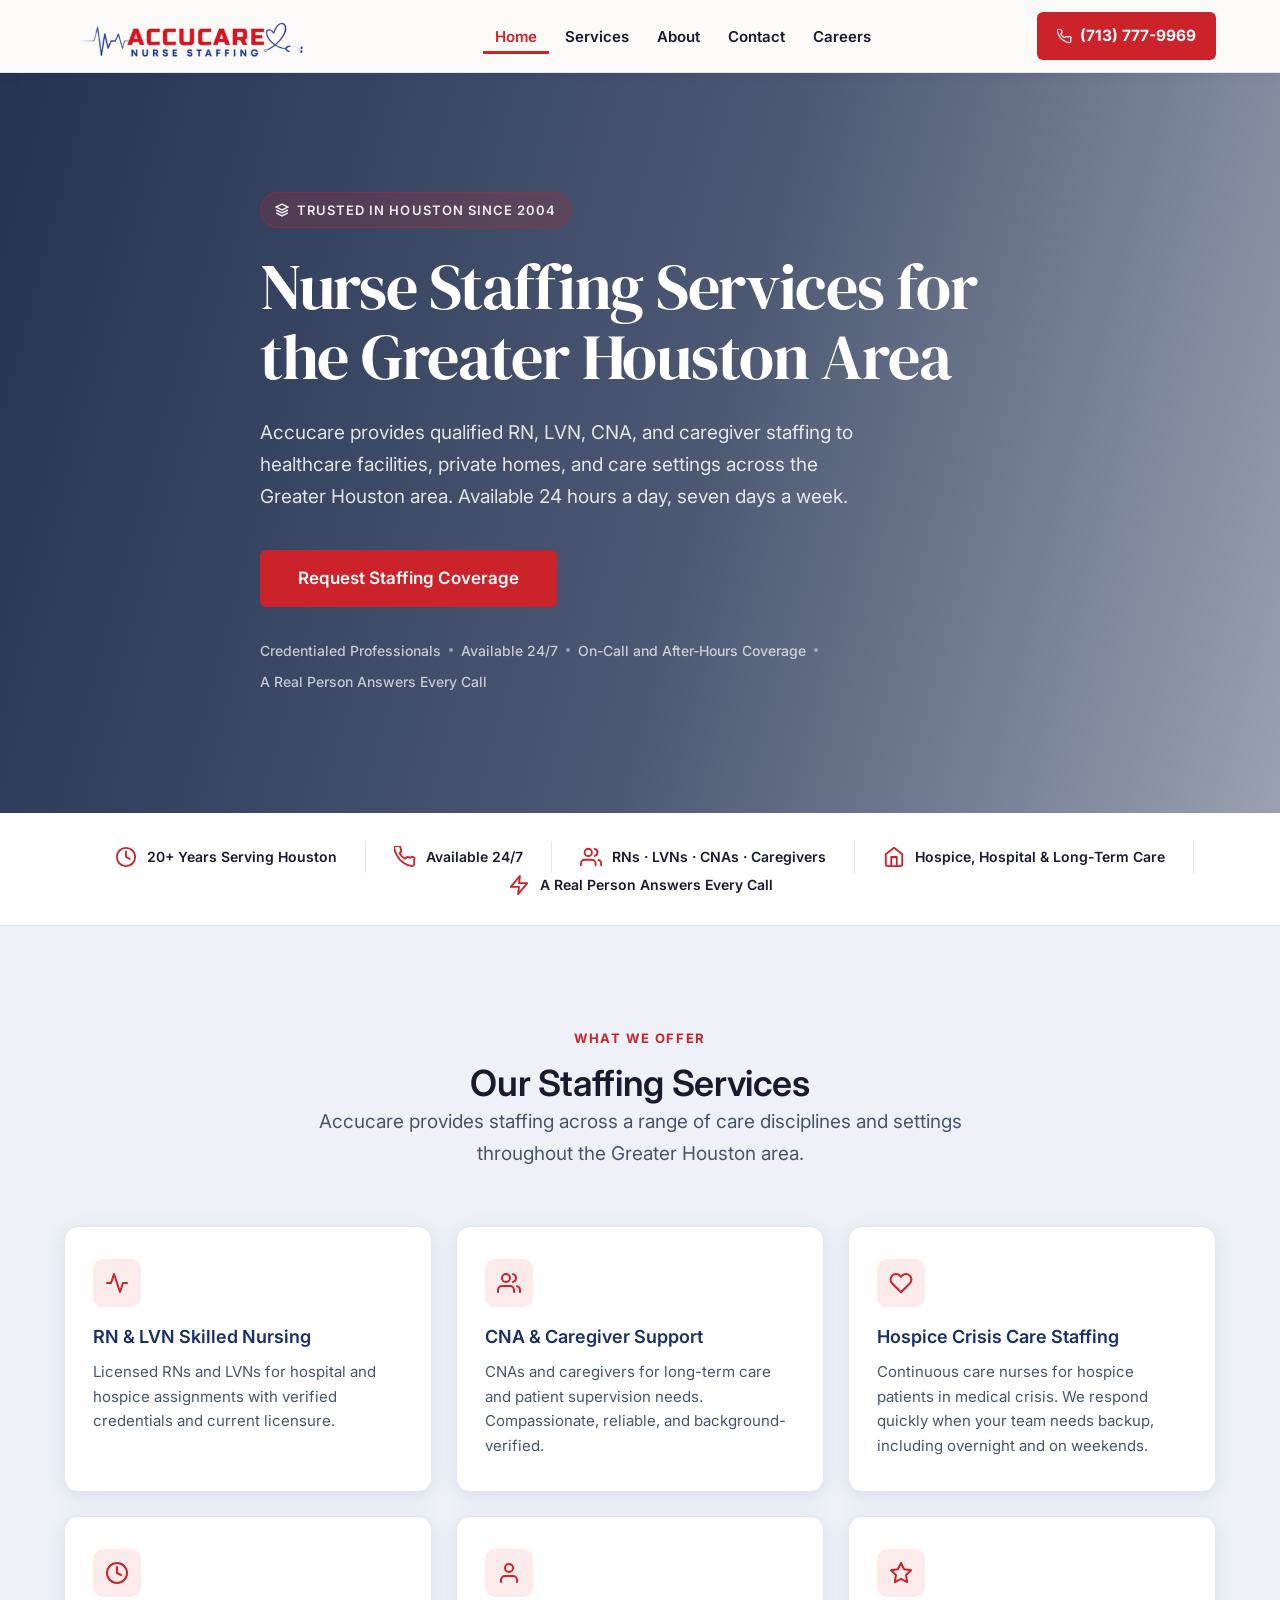
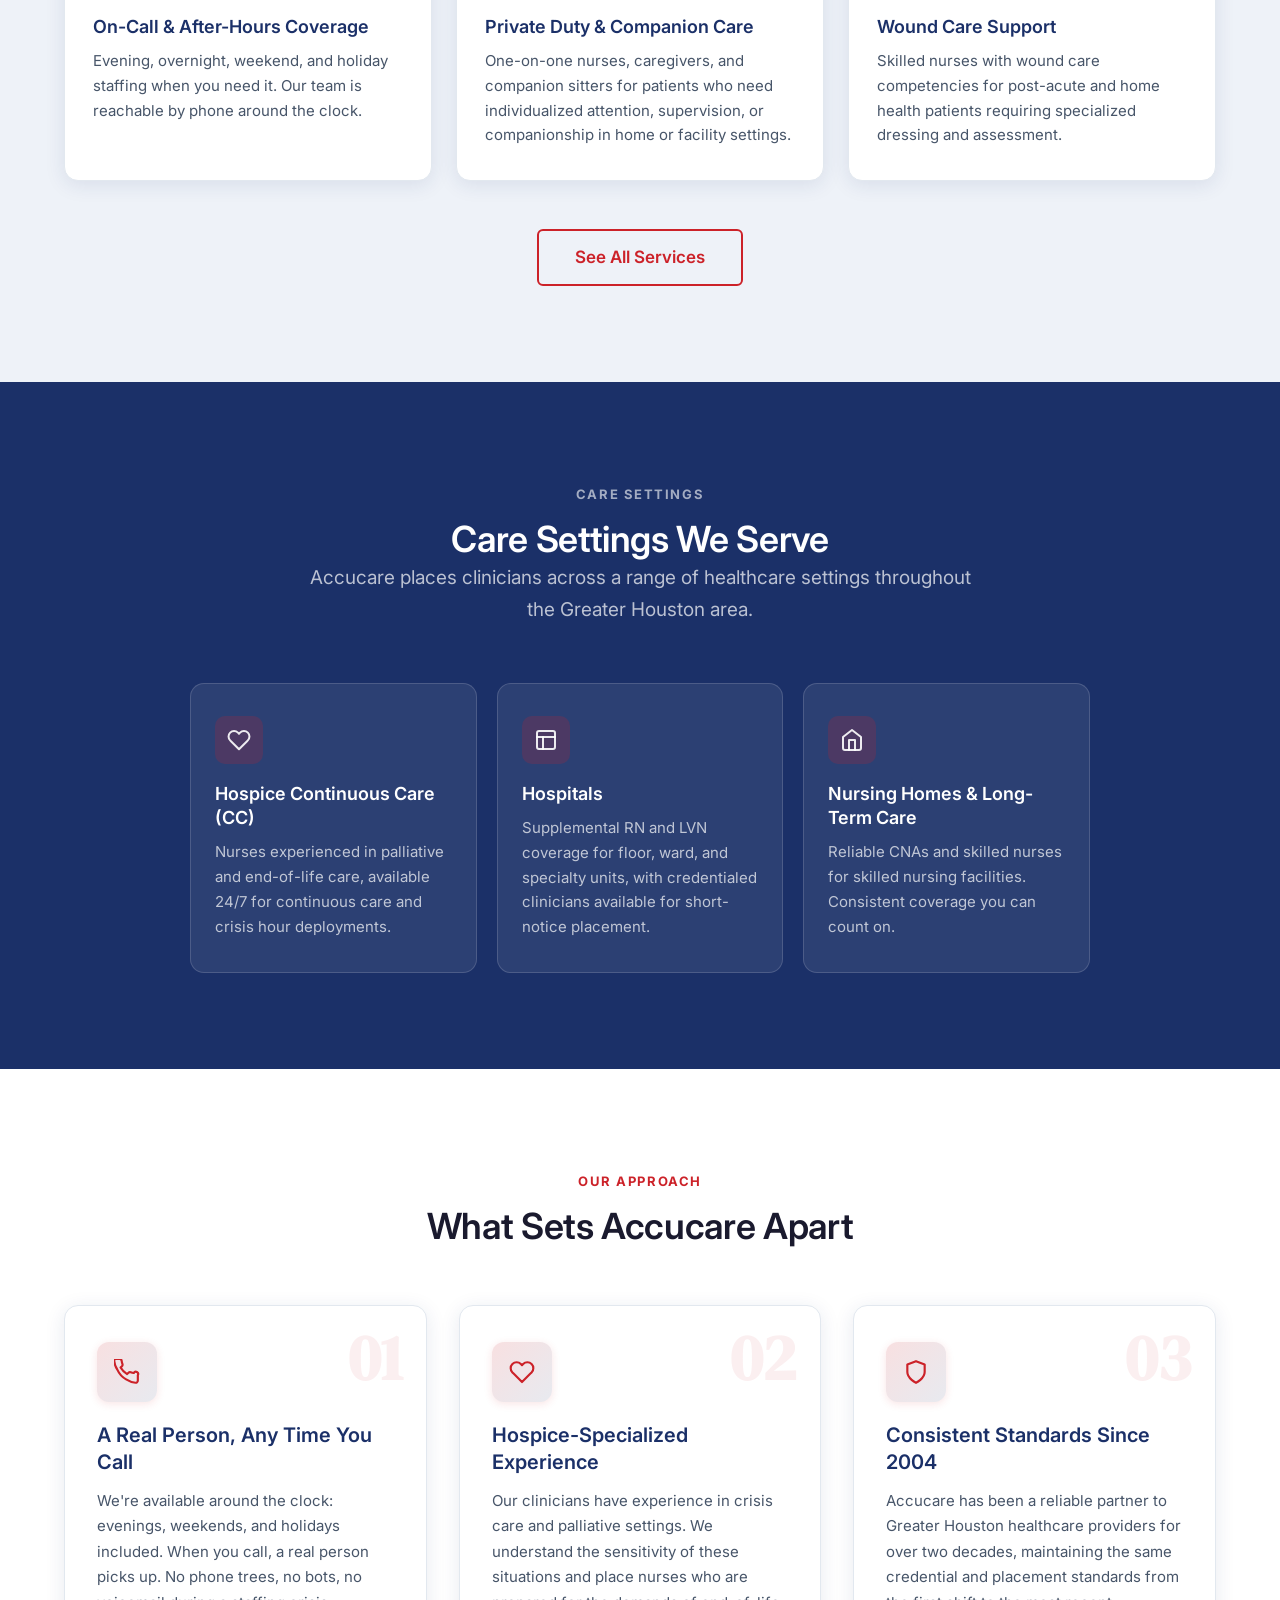
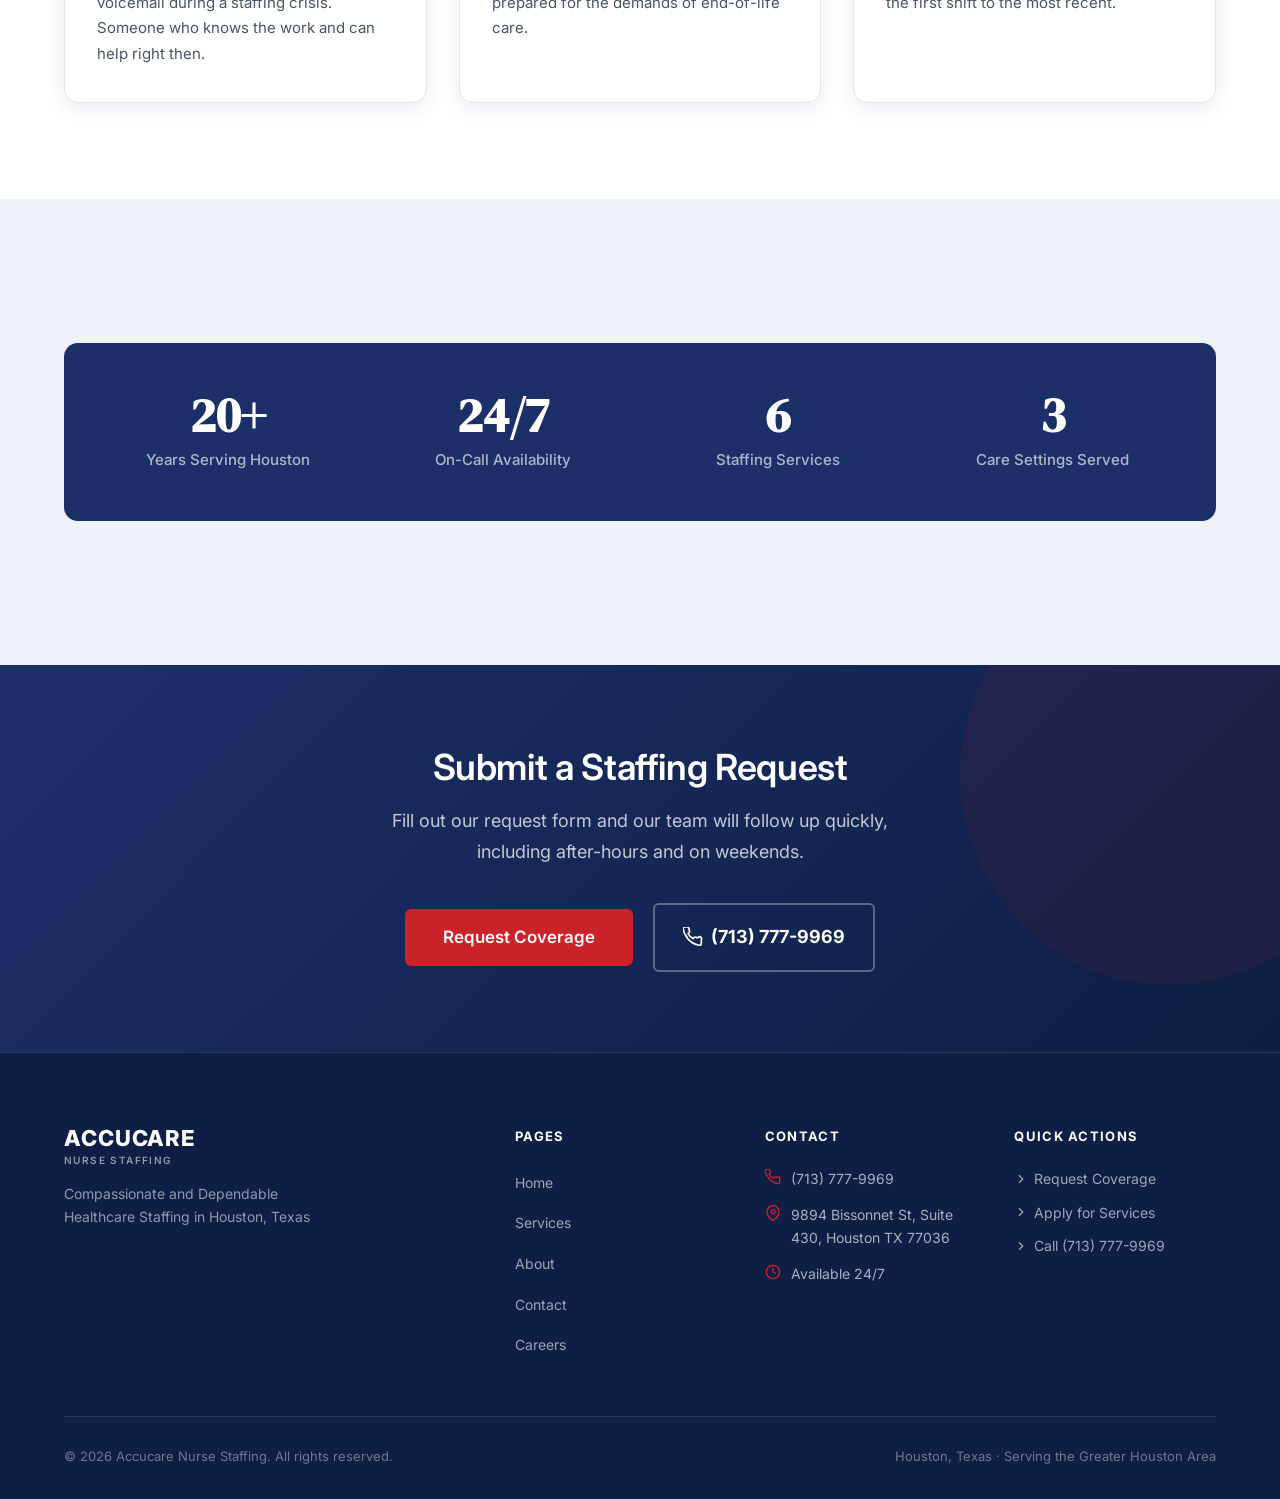
<file: index.html>
<!DOCTYPE html>
<html lang="en">
<head>
  <meta charset="UTF-8" />
  <meta name="viewport" content="width=device-width, initial-scale=1.0" />
  <title>Accucare Nurse Staffing | Houston's Most Dependable Nurse Staffing Agency</title>
  <meta name="description" content="Accucare Nurse Staffing has provided trusted RN, LVN, and CNA staffing solutions to Houston-area healthcare facilities since 2004. Available 24/7 including after-hours and holidays." />

  <!-- Favicon -->
  <link rel="icon" type="image/png" href="brandTheme/Heart.PNG?v=2" />

  <!-- Google Fonts -->
  <link rel="preconnect" href="https://fonts.googleapis.com" />
  <link rel="preconnect" href="https://fonts.gstatic.com" crossorigin />
  <link href="https://fonts.googleapis.com/css2?family=Inter:wght@400;600;700&family=DM+Serif+Display:ital@0;1&display=swap" rel="stylesheet" />

  <link rel="stylesheet" href="css/styles.css" />

  <!-- Google Analytics: insert GA4 tag here -->
</head>
<body>

  <a class="skip-link" href="#main-content">Skip to main content</a>

  <!-- ============================================================
       NAVIGATION
       ============================================================ -->
  <header>
    <nav class="nav" aria-label="Main navigation">
      <div class="container">
        <div class="nav__inner">

          <!-- Logo -->
          <a href="index.html" class="nav__logo" aria-label="Accucare Nurse Staffing Home">
            <img src="brandTheme/AccuCare logo.PNG" alt="Accucare Nurse Staffing" class="nav__logo-img">
            </span>
          </a>

          <!-- Desktop Links -->
          <ul class="nav__links" role="list">
            <li><a href="index.html" class="nav__link nav__link--active">Home</a></li>
            <li><a href="services.html" class="nav__link">Services</a></li>
            <li><a href="about.html" class="nav__link">About</a></li>
            <li><a href="contact.html" class="nav__link">Contact</a></li>
            <li><a href="join-our-team.html" class="nav__link">Careers</a></li>
          </ul>

          <!-- Phone CTA -->
          <a href="tel:7137779969" class="nav__phone" aria-label="Call Accucare at (713) 777-9969">
            <svg viewBox="0 0 24 24" fill="none" stroke="currentColor" stroke-width="2" stroke-linecap="round" stroke-linejoin="round" aria-hidden="true">
              <path d="M22 16.92v3a2 2 0 01-2.18 2 19.79 19.79 0 01-8.63-3.07A19.5 19.5 0 013.07 9.82 19.79 19.79 0 01.07 1.18 2 2 0 012.07 0h3a2 2 0 012 1.72c.127.96.361 1.903.7 2.81a2 2 0 01-.45 2.11L6.09 7.91a16 16 0 006 6l1.27-1.27a2 2 0 012.11-.45c.907.339 1.85.573 2.81.7A2 2 0 0122 14.92v2z"/>
            </svg>
            (713) 777-9969
          </a>

          <!-- Hamburger -->
          <button class="nav__hamburger" aria-label="Open navigation menu" aria-expanded="false" aria-controls="mobile-menu">
            <span></span>
            <span></span>
            <span></span>
          </button>
        </div>
      </div>

      <!-- Mobile Menu -->
      <div class="nav__mobile" id="mobile-menu" role="navigation" aria-label="Mobile navigation">
        <a href="index.html" class="nav__link nav__link--active">Home</a>
        <a href="services.html" class="nav__link">Services</a>
        <a href="about.html" class="nav__link">About</a>
        <a href="contact.html" class="nav__link">Contact</a>
        <a href="join-our-team.html" class="nav__link">Careers</a>
        <a href="tel:7137779969" class="nav__phone" aria-label="Call Accucare at (713) 777-9969">
          <svg viewBox="0 0 24 24" fill="none" stroke="currentColor" stroke-width="2" stroke-linecap="round" stroke-linejoin="round" aria-hidden="true">
            <path d="M22 16.92v3a2 2 0 01-2.18 2 19.79 19.79 0 01-8.63-3.07A19.5 19.5 0 013.07 9.82 19.79 19.79 0 01.07 1.18 2 2 0 012.07 0h3a2 2 0 012 1.72c.127.96.361 1.903.7 2.81a2 2 0 01-.45 2.11L6.09 7.91a16 16 0 006 6l1.27-1.27a2 2 0 012.11-.45c.907.339 1.85.573 2.81.7A2 2 0 0122 14.92v2z"/>
          </svg>
          (713) 777-9969
        </a>
      </div>
    </nav>
  </header>

  <main id="main-content">

    <!-- ============================================================
         HERO
         ============================================================ -->
    <section class="hero" aria-label="Hero">
      <div class="hero__bg" role="img" aria-label="Medical professional in a clinical setting"></div>
      <div class="hero__overlay" aria-hidden="true"></div>
      <div class="container">
        <div class="hero__content">
          <span class="hero__eyebrow">
            <svg width="14" height="14" viewBox="0 0 24 24" fill="none" stroke="currentColor" stroke-width="2.5" aria-hidden="true">
              <path d="M12 2L2 7l10 5 10-5-10-5zM2 17l10 5 10-5M2 12l10 5 10-5"/>
            </svg>
            Trusted in Houston Since 2004
          </span>
          <h1>Nurse Staffing Services for the Greater Houston Area</h1>
          <p class="hero__sub">Accucare provides qualified RN, LVN, CNA, and caregiver staffing to healthcare facilities, private homes, and care settings across the Greater Houston area. Available 24 hours a day, seven days a week.</p>
          <div class="hero__actions">
            <a href="#" class="btn btn--primary btn--lg js-lead-modal">Request Staffing Coverage</a>
          </div>
          <div class="hero__trust" aria-label="Trust indicators">
            <span>Credentialed Professionals</span>
            <span class="hero__trust-dot" aria-hidden="true"></span>
            <span>Available 24/7</span>
            <span class="hero__trust-dot" aria-hidden="true"></span>
            <span>On-Call and After-Hours Coverage</span>
            <span class="hero__trust-dot" aria-hidden="true"></span>
            <span>A Real Person Answers Every Call</span>
          </div>
        </div>
      </div>
    </section>

    <!-- ============================================================
         TRUST BAR
         ============================================================ -->
    <section class="trust-bar" aria-label="Key features">
      <div class="container">
        <ul class="trust-bar__grid" role="list">
          <li class="trust-bar__item">
            <svg viewBox="0 0 24 24" fill="none" stroke="currentColor" stroke-width="2" stroke-linecap="round" stroke-linejoin="round" aria-hidden="true">
              <circle cx="12" cy="12" r="10"/><polyline points="12 6 12 12 16 14"/>
            </svg>
            20+ Years Serving Houston
          </li>
          <span class="trust-bar__divider" aria-hidden="true"></span>
          <li class="trust-bar__item">
            <svg viewBox="0 0 24 24" fill="none" stroke="currentColor" stroke-width="2" stroke-linecap="round" stroke-linejoin="round" aria-hidden="true">
              <path d="M22 16.92v3a2 2 0 01-2.18 2 19.79 19.79 0 01-8.63-3.07A19.5 19.5 0 013.07 9.82 19.79 19.79 0 01.07 1.18 2 2 0 012.07 0h3a2 2 0 012 1.72c.127.96.361 1.903.7 2.81a2 2 0 01-.45 2.11L6.09 7.91a16 16 0 006 6l1.27-1.27a2 2 0 012.11-.45c.907.339 1.85.573 2.81.7A2 2 0 0122 14.92v2z"/>
            </svg>
            Available 24/7
          </li>
          <span class="trust-bar__divider" aria-hidden="true"></span>
          <li class="trust-bar__item">
            <svg viewBox="0 0 24 24" fill="none" stroke="currentColor" stroke-width="2" stroke-linecap="round" stroke-linejoin="round" aria-hidden="true">
              <path d="M17 21v-2a4 4 0 00-4-4H5a4 4 0 00-4 4v2"/><circle cx="9" cy="7" r="4"/><path d="M23 21v-2a4 4 0 00-3-3.87"/><path d="M16 3.13a4 4 0 010 7.75"/>
            </svg>
            RNs &middot; LVNs &middot; CNAs &middot; Caregivers
          </li>
          <span class="trust-bar__divider" aria-hidden="true"></span>
          <li class="trust-bar__item">
            <svg viewBox="0 0 24 24" fill="none" stroke="currentColor" stroke-width="2" stroke-linecap="round" stroke-linejoin="round" aria-hidden="true">
              <path d="M3 9l9-7 9 7v11a2 2 0 01-2 2H5a2 2 0 01-2-2z"/><polyline points="9 22 9 12 15 12 15 22"/>
            </svg>
            Hospice, Hospital &amp; Long-Term Care
          </li>
          <span class="trust-bar__divider" aria-hidden="true"></span>
          <li class="trust-bar__item">
            <svg viewBox="0 0 24 24" fill="none" stroke="currentColor" stroke-width="2" stroke-linecap="round" stroke-linejoin="round" aria-hidden="true">
              <polygon points="13 2 3 14 12 14 11 22 21 10 12 10 13 2"/>
            </svg>
            A Real Person Answers Every Call
          </li>
        </ul>
      </div>
    </section>

    <!-- ============================================================
         SERVICES GRID
         ============================================================ -->
    <section class="section services-grid" aria-labelledby="services-heading">
      <div class="container">
        <div class="section__header text-center">
          <span class="section__eyebrow">What We Offer</span>
          <h2 id="services-heading">Our Staffing Services</h2>
          <p class="lead" style="margin: 0 auto;">Accucare provides staffing across a range of care disciplines and settings throughout the Greater Houston area.</p>
        </div>

        <div class="services-grid__grid">

          <!-- 1 RN & LVN -->
          <article class="service-card">
            <div class="service-card__icon" aria-hidden="true">
              <svg viewBox="0 0 24 24" fill="none" stroke="currentColor" stroke-width="2" stroke-linecap="round" stroke-linejoin="round">
                <path d="M22 12h-4l-3 9L9 3l-3 9H2"/>
              </svg>
            </div>
            <h3>RN &amp; LVN Skilled Nursing</h3>
            <p>Licensed RNs and LVNs for hospital and hospice assignments with verified credentials and current licensure.</p>
          </article>

          <!-- 2 CNA -->
          <article class="service-card">
            <div class="service-card__icon" aria-hidden="true">
              <svg viewBox="0 0 24 24" fill="none" stroke="currentColor" stroke-width="2" stroke-linecap="round" stroke-linejoin="round">
                <path d="M17 21v-2a4 4 0 00-4-4H5a4 4 0 00-4 4v2"/><circle cx="9" cy="7" r="4"/><path d="M23 21v-2a4 4 0 00-3-3.87"/><path d="M16 3.13a4 4 0 010 7.75"/>
              </svg>
            </div>
            <h3>CNA &amp; Caregiver Support</h3>
            <p>CNAs and caregivers for long-term care and patient supervision needs. Compassionate, reliable, and background-verified.</p>
          </article>

          <!-- 3 Hospice -->
          <article class="service-card">
            <div class="service-card__icon" aria-hidden="true">
              <svg viewBox="0 0 24 24" fill="none" stroke="currentColor" stroke-width="2" stroke-linecap="round" stroke-linejoin="round">
                <path d="M20.84 4.61a5.5 5.5 0 00-7.78 0L12 5.67l-1.06-1.06a5.5 5.5 0 00-7.78 7.78l1.06 1.06L12 21.23l7.78-7.78 1.06-1.06a5.5 5.5 0 000-7.78z"/>
              </svg>
            </div>
            <h3>Hospice Crisis Care Staffing</h3>
            <p>Continuous care nurses for hospice patients in medical crisis. We respond quickly when your team needs backup, including overnight and on weekends.</p>
          </article>

          <!-- 4 On-Call -->
          <article class="service-card">
            <div class="service-card__icon" aria-hidden="true">
              <svg viewBox="0 0 24 24" fill="none" stroke="currentColor" stroke-width="2" stroke-linecap="round" stroke-linejoin="round">
                <circle cx="12" cy="12" r="10"/><polyline points="12 6 12 12 16 14"/>
              </svg>
            </div>
            <h3>On-Call &amp; After-Hours Coverage</h3>
            <p>Evening, overnight, weekend, and holiday staffing when you need it. Our team is reachable by phone around the clock.</p>
          </article>

          <!-- 5 Private Duty & Companion Care -->
          <article class="service-card">
            <div class="service-card__icon" aria-hidden="true">
              <svg viewBox="0 0 24 24" fill="none" stroke="currentColor" stroke-width="2" stroke-linecap="round" stroke-linejoin="round">
                <path d="M20 21v-2a4 4 0 00-4-4H8a4 4 0 00-4 4v2"/><circle cx="12" cy="7" r="4"/>
              </svg>
            </div>
            <h3>Private Duty &amp; Companion Care</h3>
            <p>One-on-one nurses, caregivers, and companion sitters for patients who need individualized attention, supervision, or companionship in home or facility settings.</p>
          </article>

          <!-- 7 Wound Care -->
          <article class="service-card">
            <div class="service-card__icon" aria-hidden="true">
              <svg viewBox="0 0 24 24" fill="none" stroke="currentColor" stroke-width="2" stroke-linecap="round" stroke-linejoin="round">
                <path d="M12 2l3.09 6.26L22 9.27l-5 4.87 1.18 6.88L12 17.77l-6.18 3.25L7 14.14 2 9.27l6.91-1.01L12 2z"/>
              </svg>
            </div>
            <h3>Wound Care Support</h3>
            <p>Skilled nurses with wound care competencies for post-acute and home health patients requiring specialized dressing and assessment.</p>
          </article>

        </div>

        <div class="text-center">
          <a href="services.html" class="btn btn--outline btn--lg">See All Services</a>
        </div>
      </div>
    </section>

    <!-- ============================================================
         STAFFING VERTICALS
         ============================================================ -->
    <section class="section section--navy" aria-labelledby="verticals-heading">
      <div class="container">
        <div class="section__header text-center">
          <span class="section__eyebrow" style="color: rgba(255,255,255,0.6);">Care Settings</span>
          <h2 id="verticals-heading" style="color: var(--white);">Care Settings We Serve</h2>
          <p class="lead" style="margin: 0 auto; color: rgba(255,255,255,0.7);">Accucare places clinicians across a range of healthcare settings throughout the Greater Houston area.</p>
        </div>
        <div class="verticals__grid">

          <article class="vertical-card">
            <div class="vertical-card__icon" aria-hidden="true">
              <svg viewBox="0 0 24 24" fill="none" stroke="currentColor" stroke-width="2" stroke-linecap="round" stroke-linejoin="round">
                <path d="M20.84 4.61a5.5 5.5 0 00-7.78 0L12 5.67l-1.06-1.06a5.5 5.5 0 00-7.78 7.78l1.06 1.06L12 21.23l7.78-7.78 1.06-1.06a5.5 5.5 0 000-7.78z"/>
              </svg>
            </div>
            <h3>Hospice Continuous Care (CC)</h3>
            <p>Nurses experienced in palliative and end-of-life care, available 24/7 for continuous care and crisis hour deployments.</p>
          </article>

          <article class="vertical-card">
            <div class="vertical-card__icon" aria-hidden="true">
              <svg viewBox="0 0 24 24" fill="none" stroke="currentColor" stroke-width="2" stroke-linecap="round" stroke-linejoin="round">
                <rect x="3" y="3" width="18" height="18" rx="2" ry="2"/><line x1="3" y1="9" x2="21" y2="9"/><line x1="9" y1="21" x2="9" y2="9"/>
              </svg>
            </div>
            <h3>Hospitals</h3>
            <p>Supplemental RN and LVN coverage for floor, ward, and specialty units, with credentialed clinicians available for short-notice placement.</p>
          </article>

          <article class="vertical-card">
            <div class="vertical-card__icon" aria-hidden="true">
              <svg viewBox="0 0 24 24" fill="none" stroke="currentColor" stroke-width="2" stroke-linecap="round" stroke-linejoin="round">
                <path d="M3 9l9-7 9 7v11a2 2 0 01-2 2H5a2 2 0 01-2-2z"/><polyline points="9 22 9 12 15 12 15 22"/>
              </svg>
            </div>
            <h3>Nursing Homes &amp; Long-Term Care</h3>
            <p>Reliable CNAs and skilled nurses for skilled nursing facilities. Consistent coverage you can count on.</p>
          </article>

        </div>
      </div>
    </section>

    <!-- ============================================================
         WHY ACCUCARE
         ============================================================ -->
    <section class="section section--alt" aria-labelledby="why-heading">
      <div class="container">
        <div class="section__header text-center">
          <span class="section__eyebrow">Our Approach</span>
          <h2 id="why-heading">What Sets Accucare Apart</h2>
        </div>
        <div class="why-grid">

          <article class="why-card">
            <span class="why-card__number" aria-hidden="true">01</span>
            <div class="why-card__icon" aria-hidden="true">
              <svg viewBox="0 0 24 24" fill="none" stroke="currentColor" stroke-width="2" stroke-linecap="round" stroke-linejoin="round">
                <path d="M22 16.92v3a2 2 0 01-2.18 2 19.79 19.79 0 01-8.63-3.07A19.5 19.5 0 013.07 9.82 19.79 19.79 0 01.07 1.18 2 2 0 012.07 0h3a2 2 0 012 1.72c.127.96.361 1.903.7 2.81a2 2 0 01-.45 2.11L6.09 7.91a16 16 0 006 6l1.27-1.27a2 2 0 012.11-.45c.907.339 1.85.573 2.81.7A2 2 0 0122 14.92v2z"/>
              </svg>
            </div>
            <h3>A Real Person, Any Time You Call</h3>
            <p>We're available around the clock: evenings, weekends, and holidays included. When you call, a real person picks up. No phone trees, no bots, no voicemail during a staffing crisis. Someone who knows the work and can help right then.</p>
          </article>

          <article class="why-card">
            <span class="why-card__number" aria-hidden="true">02</span>
            <div class="why-card__icon" aria-hidden="true">
              <svg viewBox="0 0 24 24" fill="none" stroke="currentColor" stroke-width="2" stroke-linecap="round" stroke-linejoin="round">
                <path d="M20.84 4.61a5.5 5.5 0 00-7.78 0L12 5.67l-1.06-1.06a5.5 5.5 0 00-7.78 7.78l1.06 1.06L12 21.23l7.78-7.78 1.06-1.06a5.5 5.5 0 000-7.78z"/>
              </svg>
            </div>
            <h3>Hospice-Specialized Experience</h3>
            <p>Our clinicians have experience in crisis care and palliative settings. We understand the sensitivity of these situations and place nurses who are prepared for the demands of end-of-life care.</p>
          </article>

          <article class="why-card">
            <span class="why-card__number" aria-hidden="true">03</span>
            <div class="why-card__icon" aria-hidden="true">
              <svg viewBox="0 0 24 24" fill="none" stroke="currentColor" stroke-width="2" stroke-linecap="round" stroke-linejoin="round">
                <path d="M12 22s8-4 8-10V5l-8-3-8 3v7c0 6 8 10 8 10z"/>
              </svg>
            </div>
            <h3>Consistent Standards Since 2004</h3>
            <p>Accucare has been a reliable partner to Greater Houston healthcare providers for over two decades, maintaining the same credential and placement standards from the first shift to the most recent.</p>
          </article>

        </div>
      </div>
    </section>

    <!-- ============================================================
         STATS ROW
         ============================================================ -->
    <section class="section" aria-label="Company statistics">
      <div class="container">
        <div class="stats-row">
          <div class="stat-block">
            <div class="stat-block__number">20+</div>
            <div class="stat-block__label">Years Serving Houston</div>
          </div>
          <div class="stat-block">
            <div class="stat-block__number">24/7</div>
            <div class="stat-block__label">On-Call Availability</div>
          </div>
          <div class="stat-block">
            <div class="stat-block__number">6</div>
            <div class="stat-block__label">Staffing Services</div>
          </div>
          <div class="stat-block">
            <div class="stat-block__number">3</div>
            <div class="stat-block__label">Care Settings Served</div>
          </div>
        </div>
      </div>
    </section>

    <!-- ============================================================
         TESTIMONIALS
         ============================================================ -->
    <!-- NOTE: The following testimonials are placeholder quotes. Replace with verified client testimonials before launch. -->
    <section class="section section--alt" aria-labelledby="testimonials-heading" hidden>
      <div class="container">
        <div class="section__header text-center">
          <span class="section__eyebrow">Client Testimonials</span>
          <h2 id="testimonials-heading">Trusted by Houston-Area Providers</h2>
        </div>
        <div class="testimonials__grid">

          <article class="testimonial-card">
            <div class="testimonial-card__stars" aria-label="5 out of 5 stars">
              <svg viewBox="0 0 24 24" aria-hidden="true"><path d="M12 2l3.09 6.26L22 9.27l-5 4.87 1.18 6.88L12 17.77l-6.18 3.25L7 14.14 2 9.27l6.91-1.01L12 2z"/></svg>
              <svg viewBox="0 0 24 24" aria-hidden="true"><path d="M12 2l3.09 6.26L22 9.27l-5 4.87 1.18 6.88L12 17.77l-6.18 3.25L7 14.14 2 9.27l6.91-1.01L12 2z"/></svg>
              <svg viewBox="0 0 24 24" aria-hidden="true"><path d="M12 2l3.09 6.26L22 9.27l-5 4.87 1.18 6.88L12 17.77l-6.18 3.25L7 14.14 2 9.27l6.91-1.01L12 2z"/></svg>
              <svg viewBox="0 0 24 24" aria-hidden="true"><path d="M12 2l3.09 6.26L22 9.27l-5 4.87 1.18 6.88L12 17.77l-6.18 3.25L7 14.14 2 9.27l6.91-1.01L12 2z"/></svg>
              <svg viewBox="0 0 24 24" aria-hidden="true"><path d="M12 2l3.09 6.26L22 9.27l-5 4.87 1.18 6.88L12 17.77l-6.18 3.25L7 14.14 2 9.27l6.91-1.01L12 2z"/></svg>
            </div>
            <p class="testimonial-card__quote">"Accucare has been our go-to for hospice crisis care for years. They always come through, even on nights and weekends when no one else picks up."</p>
            <div class="testimonial-card__author">
              <div class="testimonial-card__avatar" aria-hidden="true">
                <svg viewBox="0 0 24 24" fill="none" stroke="currentColor" stroke-width="2" stroke-linecap="round" stroke-linejoin="round">
                  <path d="M20 21v-2a4 4 0 00-4-4H8a4 4 0 00-4 4v2"/><circle cx="12" cy="7" r="4"/>
                </svg>
              </div>
              <div>
                <div class="testimonial-card__name">Director of Nursing</div>
                <div class="testimonial-card__role">Houston Hospice Agency, Houston, TX</div>
              </div>
            </div>
          </article>

          <article class="testimonial-card">
            <div class="testimonial-card__stars" aria-label="5 out of 5 stars">
              <svg viewBox="0 0 24 24" aria-hidden="true"><path d="M12 2l3.09 6.26L22 9.27l-5 4.87 1.18 6.88L12 17.77l-6.18 3.25L7 14.14 2 9.27l6.91-1.01L12 2z"/></svg>
              <svg viewBox="0 0 24 24" aria-hidden="true"><path d="M12 2l3.09 6.26L22 9.27l-5 4.87 1.18 6.88L12 17.77l-6.18 3.25L7 14.14 2 9.27l6.91-1.01L12 2z"/></svg>
              <svg viewBox="0 0 24 24" aria-hidden="true"><path d="M12 2l3.09 6.26L22 9.27l-5 4.87 1.18 6.88L12 17.77l-6.18 3.25L7 14.14 2 9.27l6.91-1.01L12 2z"/></svg>
              <svg viewBox="0 0 24 24" aria-hidden="true"><path d="M12 2l3.09 6.26L22 9.27l-5 4.87 1.18 6.88L12 17.77l-6.18 3.25L7 14.14 2 9.27l6.91-1.01L12 2z"/></svg>
              <svg viewBox="0 0 24 24" aria-hidden="true"><path d="M12 2l3.09 6.26L22 9.27l-5 4.87 1.18 6.88L12 17.77l-6.18 3.25L7 14.14 2 9.27l6.91-1.01L12 2z"/></svg>
            </div>
            <p class="testimonial-card__quote">"Reliable, professional, and truly compassionate. The nurses Accucare sends are exactly what our patients and families need."</p>
            <div class="testimonial-card__author">
              <div class="testimonial-card__avatar" aria-hidden="true">
                <svg viewBox="0 0 24 24" fill="none" stroke="currentColor" stroke-width="2" stroke-linecap="round" stroke-linejoin="round">
                  <path d="M20 21v-2a4 4 0 00-4-4H8a4 4 0 00-4 4v2"/><circle cx="12" cy="7" r="4"/>
                </svg>
              </div>
              <div>
                <div class="testimonial-card__name">Home Health Agency Administrator</div>
                <div class="testimonial-card__role">Houston, TX</div>
              </div>
            </div>
          </article>

        </div>
      </div>
    </section>

    <!-- ============================================================
         CTA BANNER
         ============================================================ -->
    <section class="cta-banner" aria-labelledby="cta-heading">
      <div class="container">
        <h2 id="cta-heading">Submit a Staffing Request</h2>
        <p>Fill out our request form and our team will follow up quickly, including after-hours and on weekends.</p>
        <div class="cta-banner__actions">
          <a href="#" class="btn btn--primary btn--lg js-lead-modal">Request Coverage</a>
          <a href="tel:7137779969" class="cta-banner__phone" aria-label="Call Accucare at (713) 777-9969">
            <svg viewBox="0 0 24 24" fill="none" stroke="currentColor" stroke-width="2" stroke-linecap="round" stroke-linejoin="round" aria-hidden="true"><path d="M22 16.92v3a2 2 0 01-2.18 2 19.79 19.79 0 01-8.63-3.07A19.5 19.5 0 013.07 9.82 19.79 19.79 0 01.07 1.18 2 2 0 012.07 0h3a2 2 0 012 1.72c.127.96.361 1.903.7 2.81a2 2 0 01-.45 2.11L6.09 7.91a16 16 0 006 6l1.27-1.27a2 2 0 012.11-.45c.907.339 1.85.573 2.81.7A2 2 0 0122 14.92v2z"/></svg>
            (713) 777-9969
          </a>
        </div>
      </div>
    </section>

  </main>

  <!-- ============================================================
       FOOTER
       ============================================================ -->
  <footer class="footer" role="contentinfo">
    <div class="container">
      <div class="footer__main">

        <!-- Brand -->
        <div class="footer__brand">
          <a href="index.html" class="nav__logo" aria-label="Accucare Nurse Staffing Home">
            <span class="footer__logo-wordmark">ACCUCARE<span>NURSE STAFFING</span></span>
            </span>
          </a>
          <p class="footer__tagline">Compassionate and Dependable Healthcare Staffing in Houston, Texas</p>
        </div>

        <!-- Navigation -->
        <nav aria-label="Footer navigation">
          <div class="footer__col-title">Pages</div>
          <ul class="footer__nav" role="list">
            <li><a href="index.html">Home</a></li>
            <li><a href="services.html">Services</a></li>
            <li><a href="about.html">About</a></li>
            <li><a href="contact.html">Contact</a></li>
            <li><a href="join-our-team.html">Careers</a></li>
          </ul>
        </nav>

        <!-- Contact -->
        <div>
          <div class="footer__col-title">Contact</div>
          <div class="footer__contact-item">
            <svg viewBox="0 0 24 24" fill="none" stroke="currentColor" stroke-width="2" stroke-linecap="round" stroke-linejoin="round" aria-hidden="true">
              <path d="M22 16.92v3a2 2 0 01-2.18 2 19.79 19.79 0 01-8.63-3.07A19.5 19.5 0 013.07 9.82 19.79 19.79 0 01.07 1.18 2 2 0 012.07 0h3a2 2 0 012 1.72c.127.96.361 1.903.7 2.81a2 2 0 01-.45 2.11L6.09 7.91a16 16 0 006 6l1.27-1.27a2 2 0 012.11-.45c.907.339 1.85.573 2.81.7A2 2 0 0122 14.92v2z"/>
            </svg>
            <a href="tel:7137779969">(713) 777-9969</a>
          </div>
          <div class="footer__contact-item">
            <svg viewBox="0 0 24 24" fill="none" stroke="currentColor" stroke-width="2" stroke-linecap="round" stroke-linejoin="round" aria-hidden="true">
              <path d="M21 10c0 7-9 13-9 13s-9-6-9-13a9 9 0 0118 0z"/><circle cx="12" cy="10" r="3"/>
            </svg>
            9894 Bissonnet St, Suite 430, Houston TX 77036
          </div>
          <div class="footer__contact-item">
            <svg viewBox="0 0 24 24" fill="none" stroke="currentColor" stroke-width="2" stroke-linecap="round" stroke-linejoin="round" aria-hidden="true">
              <circle cx="12" cy="12" r="10"/><polyline points="12 6 12 12 16 14"/>
            </svg>
            Available 24/7
          </div>
        </div>

        <!-- Quick Links -->
        <div>
          <div class="footer__col-title">Quick Actions</div>
          <div class="footer__quick-links">
            <a href="for-facilities.html">
              <svg viewBox="0 0 24 24" fill="none" stroke="currentColor" stroke-width="2" stroke-linecap="round" stroke-linejoin="round" aria-hidden="true">
                <polyline points="9 18 15 12 9 6"/>
              </svg>
              Request Coverage
            </a>
            <a href="#" class="js-lead-modal">
              <svg viewBox="0 0 24 24" fill="none" stroke="currentColor" stroke-width="2" stroke-linecap="round" stroke-linejoin="round" aria-hidden="true">
                <polyline points="9 18 15 12 9 6"/>
              </svg>
              Apply for Services
            </a>
            <a href="tel:7137779969">
              <svg viewBox="0 0 24 24" fill="none" stroke="currentColor" stroke-width="2" stroke-linecap="round" stroke-linejoin="round" aria-hidden="true">
                <polyline points="9 18 15 12 9 6"/>
              </svg>
              Call (713) 777-9969
            </a>
          </div>
        </div>

      </div>

      <div class="footer__bottom">
        <p class="footer__copy">&copy; 2026 Accucare Nurse Staffing. All rights reserved.</p>
        <p class="footer__copy">Houston, Texas &middot; Serving the Greater Houston Area</p>
      </div>
    </div>
  </footer>

  <script src="js/main.js"></script>
</body>
</html>
</file>
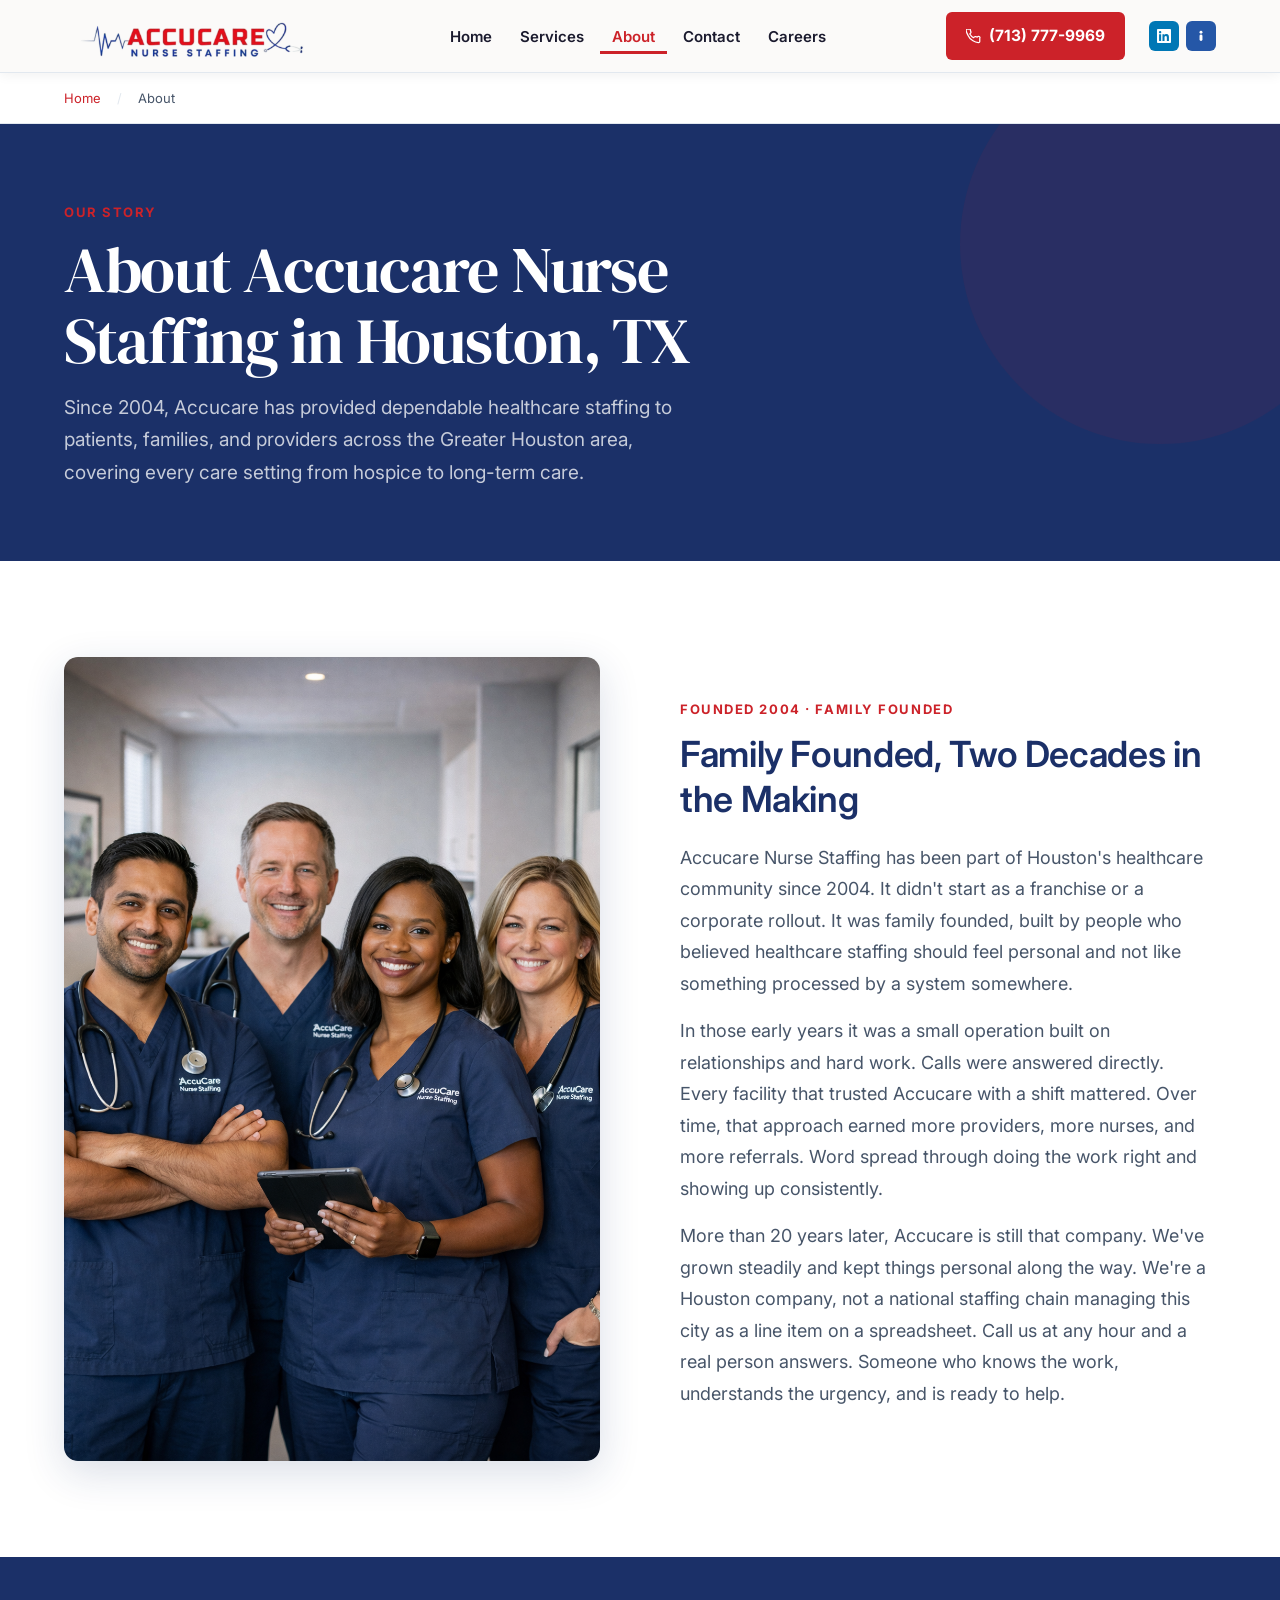
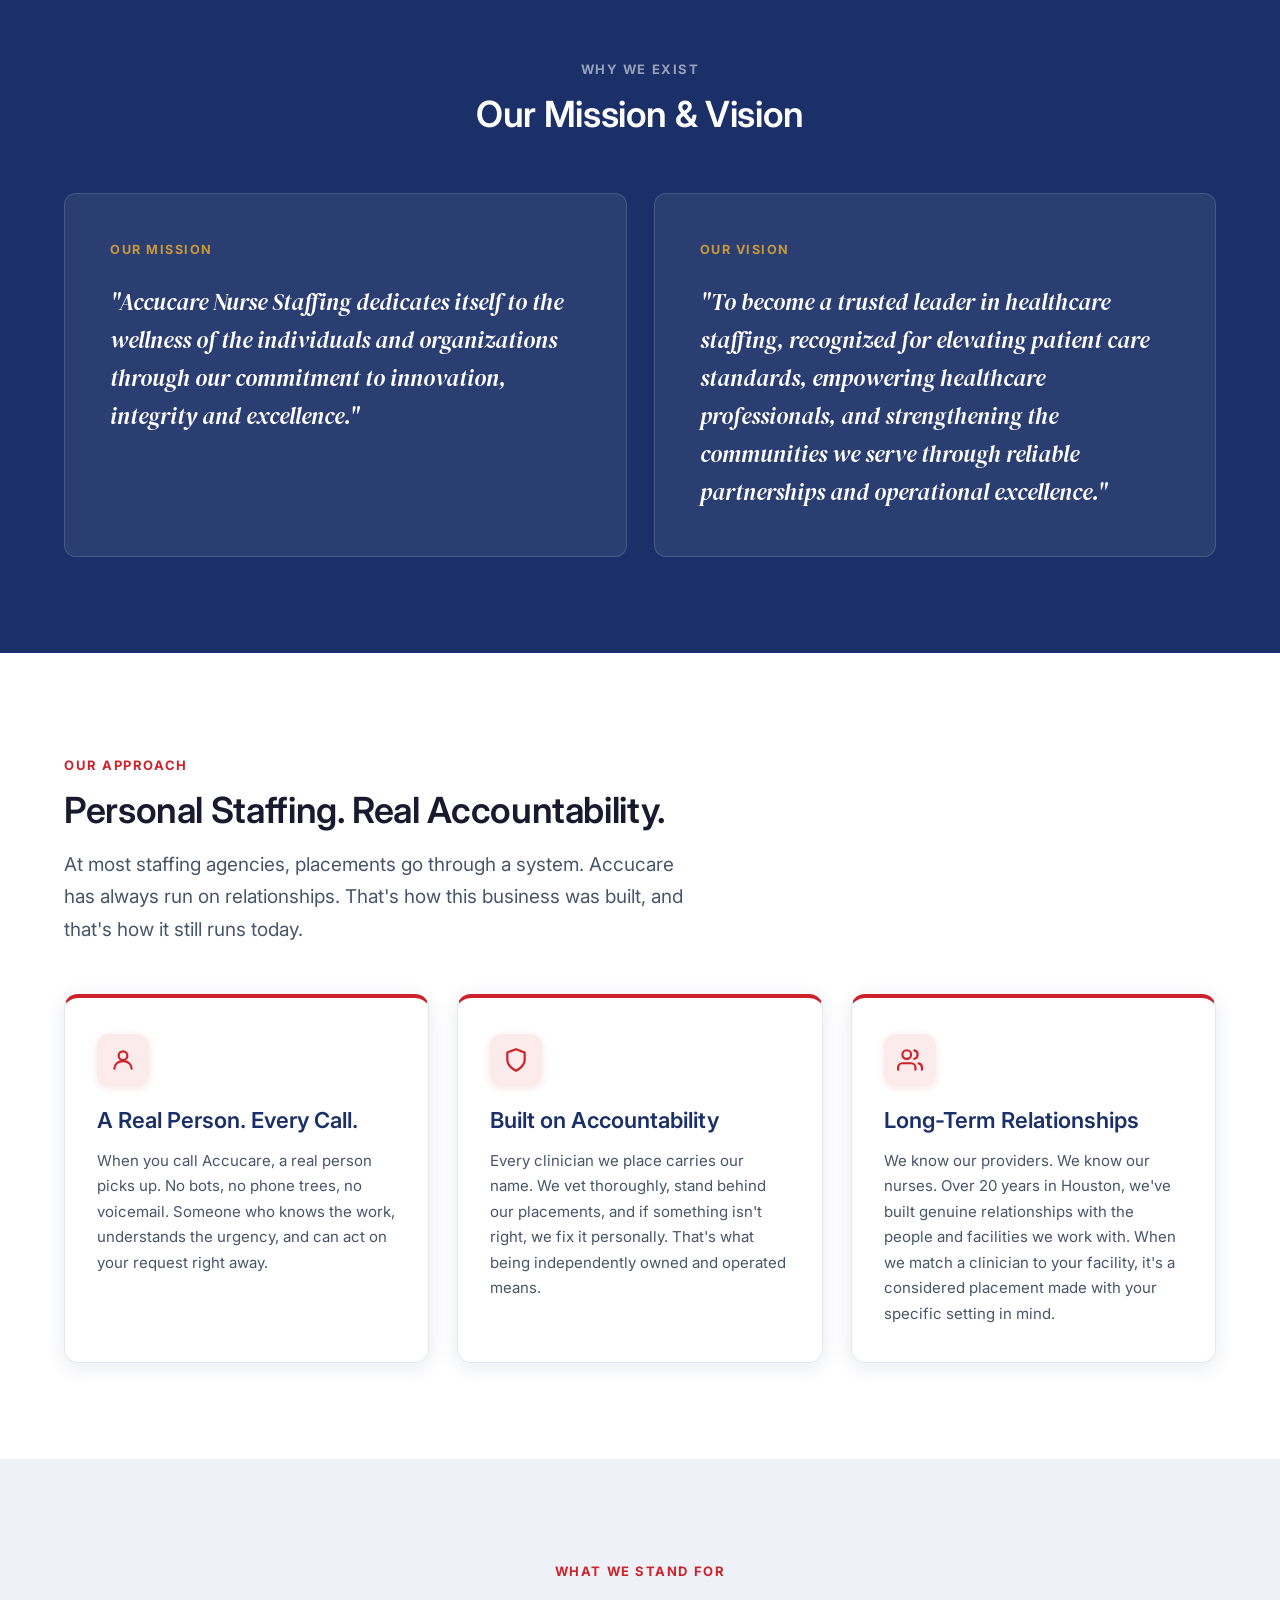
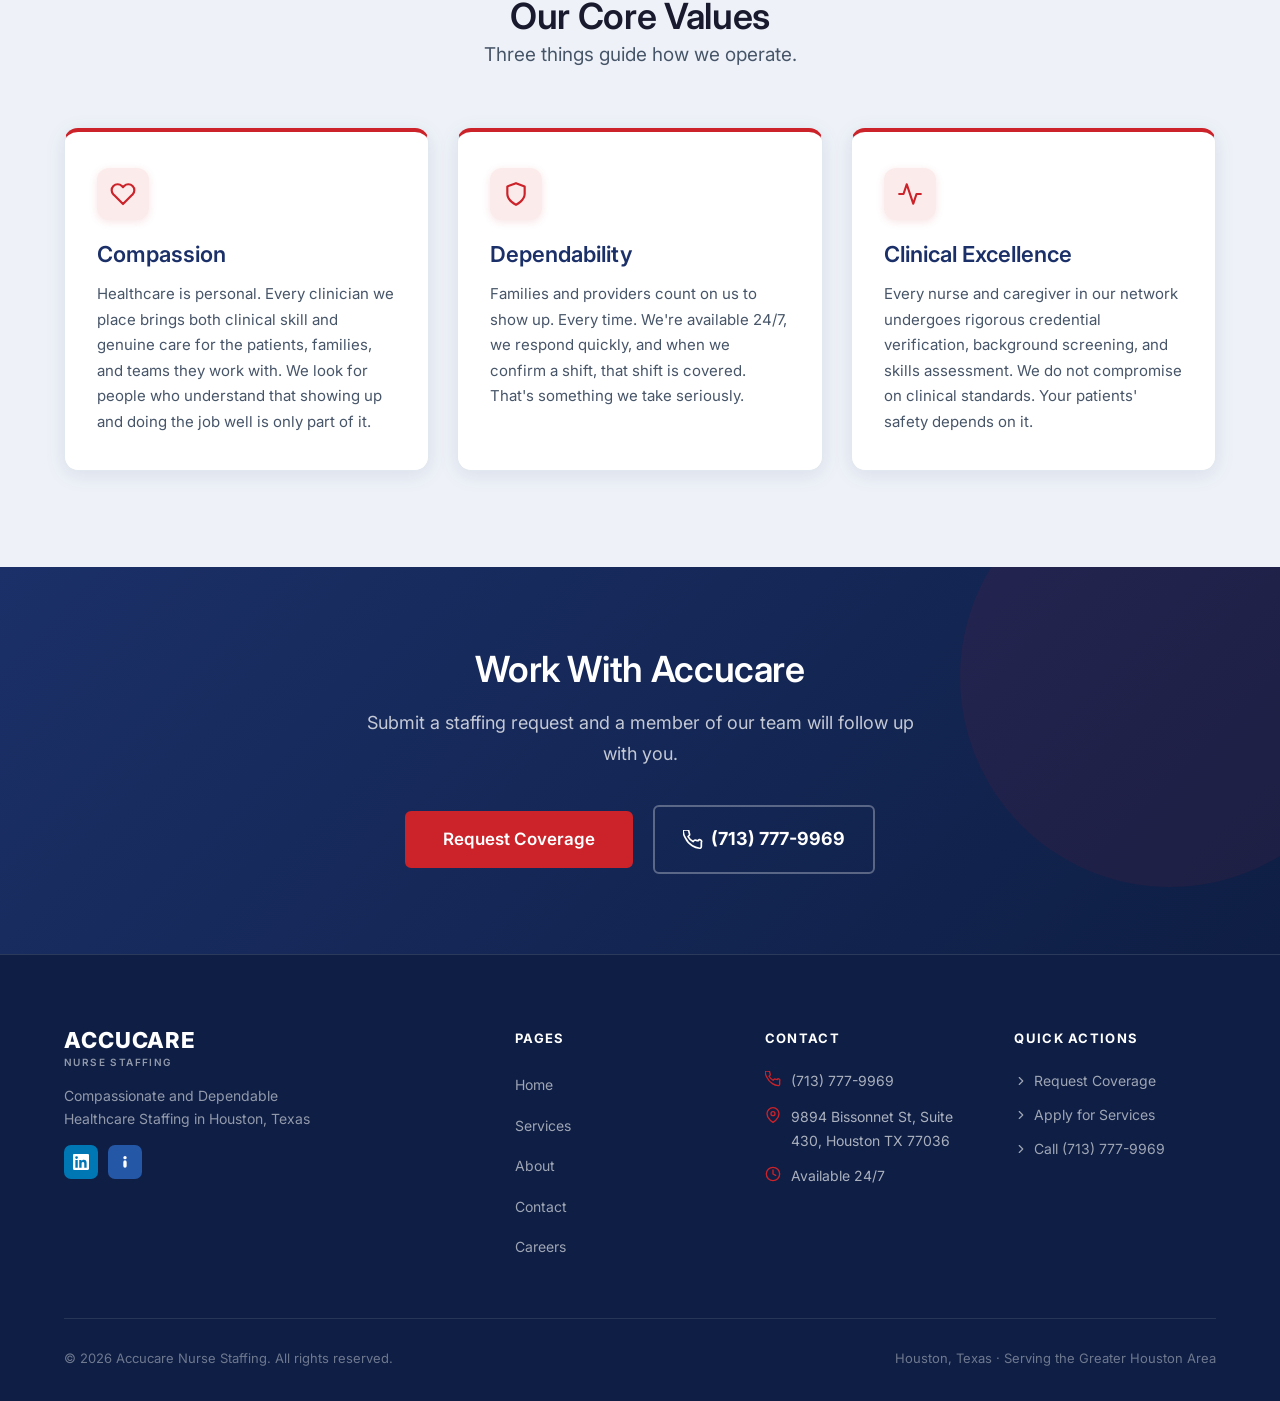
<file: about.html>
<!DOCTYPE html>
<html lang="en">
<head>
  <meta charset="UTF-8" />
  <meta name="viewport" content="width=device-width, initial-scale=1.0" />
  <title>About Accucare Nurse Staffing in Houston, TX | 20 Years of Trusted Care</title>
  <meta name="description" content="Learn about Accucare Nurse Staffing, a Houston-based agency founded in 2004. Our mission is compassionate and dependable healthcare staffing solutions for every provider, every setting, every shift." />

  <!-- Favicon -->
  <link rel="icon" type="image/png" href="brandTheme/Heart.PNG?v=2" />

  <link rel="preconnect" href="https://fonts.googleapis.com" />
  <link rel="preconnect" href="https://fonts.gstatic.com" crossorigin />
  <link href="https://fonts.googleapis.com/css2?family=Inter:wght@400;600;700&family=DM+Serif+Display:ital@0;1&display=swap" rel="stylesheet" />
  <link rel="stylesheet" href="css/styles.css" />

  <!-- Google Analytics: insert GA4 tag here -->
</head>
<body>

  <a class="skip-link" href="#main-content">Skip to main content</a>

  <!-- NAVIGATION -->
  <header>
    <nav class="nav" aria-label="Main navigation">
      <div class="container">
        <div class="nav__inner">
          <a href="index.html" class="nav__logo" aria-label="Accucare Nurse Staffing Home">
            <img src="brandTheme/AccuCare logo.PNG" alt="Accucare Nurse Staffing" class="nav__logo-img"></span>
          </a>
          <ul class="nav__links" role="list">
            <li><a href="index.html" class="nav__link">Home</a></li>
            <li><a href="services.html" class="nav__link">Services</a></li>
            <li><a href="about.html" class="nav__link nav__link--active">About</a></li>
            <li><a href="contact.html" class="nav__link">Contact</a></li>
            <li><a href="join-our-team.html" class="nav__link">Careers</a></li>
          </ul>
          <a href="tel:7137779969" class="nav__phone" aria-label="Call Accucare at (713) 777-9969">
            <svg viewBox="0 0 24 24" fill="none" stroke="currentColor" stroke-width="2" stroke-linecap="round" stroke-linejoin="round" aria-hidden="true"><path d="M22 16.92v3a2 2 0 01-2.18 2 19.79 19.79 0 01-8.63-3.07A19.5 19.5 0 013.07 9.82 19.79 19.79 0 01.07 1.18 2 2 0 012.07 0h3a2 2 0 012 1.72c.127.96.361 1.903.7 2.81a2 2 0 01-.45 2.11L6.09 7.91a16 16 0 006 6l1.27-1.27a2 2 0 012.11-.45c.907.339 1.85.573 2.81.7A2 2 0 0122 14.92v2z"/></svg>
            (713) 777-9969
          </a>
          <!-- Social Icons -->
          <div class="nav__socials">
            <a href="https://www.linkedin.com/company/accucarenursestaffing/" class="nav__social-link nav__social-link--linkedin" target="_blank" rel="noopener noreferrer" aria-label="Follow Accucare on LinkedIn">
              <svg viewBox="0 0 24 24" fill="currentColor" aria-hidden="true">
                <path d="M20.447 20.452h-3.554v-5.569c0-1.328-.027-3.037-1.852-3.037-1.853 0-2.136 1.445-2.136 2.939v5.667H9.351V9h3.414v1.561h.046c.477-.9 1.637-1.85 3.37-1.85 3.601 0 4.267 2.37 4.267 5.455v6.286zM5.337 7.433a2.062 2.062 0 01-2.063-2.065 2.064 2.064 0 112.063 2.065zm1.782 13.019H3.555V9h3.564v11.452zM22.225 0H1.771C.792 0 0 .774 0 1.729v20.542C0 23.227.792 24 1.771 24h20.451C23.2 24 24 23.227 24 22.271V1.729C24 .774 23.2 0 22.222 0h.003z"/>
              </svg>
            </a>
            <a href="https://www.indeed.com/cmp/Accucare-Nure-Staffing" class="nav__social-link nav__social-link--indeed" target="_blank" rel="noopener noreferrer" aria-label="View Accucare on Indeed">
              <svg viewBox="0 0 24 24" fill="currentColor" aria-hidden="true">
                <circle cx="12" cy="5.5" r="2.5"/>
                <rect x="9.5" y="9.5" width="5" height="11" rx="2.5"/>
              </svg>
            </a>
          </div>
          <button class="nav__hamburger" aria-label="Open navigation menu" aria-expanded="false" aria-controls="mobile-menu">
            <span></span><span></span><span></span>
          </button>
        </div>
      </div>
      <div class="nav__mobile" id="mobile-menu" role="navigation" aria-label="Mobile navigation">
        <a href="index.html" class="nav__link">Home</a>
        <a href="services.html" class="nav__link">Services</a>
        <a href="about.html" class="nav__link">About</a>
        <a href="contact.html" class="nav__link">Contact</a>
        <a href="join-our-team.html" class="nav__link">Careers</a>
        <a href="tel:7137779969" class="nav__phone"><svg viewBox="0 0 24 24" fill="none" stroke="currentColor" stroke-width="2" stroke-linecap="round" stroke-linejoin="round" aria-hidden="true"><path d="M22 16.92v3a2 2 0 01-2.18 2 19.79 19.79 0 01-8.63-3.07A19.5 19.5 0 013.07 9.82 19.79 19.79 0 01.07 1.18 2 2 0 012.07 0h3a2 2 0 012 1.72c.127.96.361 1.903.7 2.81a2 2 0 01-.45 2.11L6.09 7.91a16 16 0 006 6l1.27-1.27a2 2 0 012.11-.45c.907.339 1.85.573 2.81.7A2 2 0 0122 14.92v2z"/></svg>(713) 777-9969</a>
      </div>
    </nav>
  </header>

  <main id="main-content">

    <!-- Breadcrumb -->
    <div class="breadcrumb">
      <div class="container">
        <ol class="breadcrumb__list" aria-label="Breadcrumb">
          <li><a href="index.html">Home</a></li>
          <li class="breadcrumb__sep" aria-hidden="true">/</li>
          <li aria-current="page">About</li>
        </ol>
      </div>
    </div>

    <!-- Page Hero -->
    <section class="page-hero" aria-labelledby="page-title">
      <div class="container">
        <span class="page-hero__eyebrow">Our Story</span>
        <h1 id="page-title">About Accucare Nurse Staffing in Houston, TX</h1>
        <p>Since 2004, Accucare has provided dependable healthcare staffing to patients, families, and providers across the Greater Houston area, covering every care setting from hospice to long-term care.</p>
      </div>
    </section>

    <!-- Our Story -->
    <section class="section section--alt" aria-labelledby="story-heading">
      <div class="container">
        <div class="story-grid">
          <div class="story-grid__image">
            <img
              src="brandTheme/team-photo.png"
              alt="Accucare Nurse Staffing team of nurses in Houston, TX"
              style="width: 100%; height: 100%; object-fit: cover; border-radius: 12px; box-shadow: var(--shadow-md); min-height: 420px; display: block;"
            />
          </div>
          <div class="story-grid__content">
            <span class="section__eyebrow">Founded 2004 &middot; Family Founded</span>
            <h2 id="story-heading">Family Founded, Two Decades in the Making</h2>
            <p>Accucare Nurse Staffing has been part of Houston's healthcare community since 2004. It didn't start as a franchise or a corporate rollout. It was family founded, built by people who believed healthcare staffing should feel personal and not like something processed by a system somewhere.</p>
            <p>In those early years it was a small operation built on relationships and hard work. Calls were answered directly. Every facility that trusted Accucare with a shift mattered. Over time, that approach earned more providers, more nurses, and more referrals. Word spread through doing the work right and showing up consistently.</p>
            <p>More than 20 years later, Accucare is still that company. We've grown steadily and kept things personal along the way. We're a Houston company, not a national staffing chain managing this city as a line item on a spreadsheet. Call us at any hour and a real person answers. Someone who knows the work, understands the urgency, and is ready to help.</p>
          </div>
        </div>
      </div>
    </section>


    <!-- Mission & Vision -->
    <section class="section section--navy" aria-labelledby="mission-heading">
      <div class="container">
        <div class="section__header text-center">
          <span class="section__eyebrow" style="color: rgba(255,255,255,0.55);">Why We Exist</span>
          <h2 id="mission-heading" style="color: white;">Our Mission &amp; Vision</h2>
        </div>
        <div class="mv-grid">

          <div class="mv-card">
            <span class="mv-card__label">Our Mission</span>
            <blockquote>
              "Accucare Nurse Staffing dedicates itself to the wellness of the individuals and organizations through our commitment to innovation, integrity and excellence."
            </blockquote>
          </div>

          <div class="mv-card">
            <span class="mv-card__label">Our Vision</span>
            <blockquote>
              "To become a trusted leader in healthcare staffing, recognized for elevating patient care standards, empowering healthcare professionals, and strengthening the communities we serve through reliable partnerships and operational excellence."
            </blockquote>
          </div>

        </div>
      </div>
    </section>

    <!-- Concierge Approach -->
    <section class="section section--alt" aria-labelledby="concierge-heading">
      <div class="container">
        <div style="margin-bottom: 48px;">
          <span class="section__eyebrow">Our Approach</span>
          <h2 id="concierge-heading">Personal Staffing. Real Accountability.</h2>
          <p class="lead" style="margin: 16px 0 0; max-width: 640px;">At most staffing agencies, placements go through a system. Accucare has always run on relationships. That's how this business was built, and that's how it still runs today.</p>
        </div>
        <div class="values-grid">

          <article class="value-card">
            <div class="value-card__icon" aria-hidden="true">
              <svg viewBox="0 0 24 24" fill="none" stroke="currentColor" stroke-width="2" stroke-linecap="round" stroke-linejoin="round">
                <circle cx="12" cy="8" r="4"/><path d="M4 20c0-4 3.6-7 8-7s8 3 8 7"/>
              </svg>
            </div>
            <h3>A Real Person. Every Call.</h3>
            <p>When you call Accucare, a real person picks up. No bots, no phone trees, no voicemail. Someone who knows the work, understands the urgency, and can act on your request right away.</p>
          </article>

          <article class="value-card">
            <div class="value-card__icon" aria-hidden="true">
              <svg viewBox="0 0 24 24" fill="none" stroke="currentColor" stroke-width="2" stroke-linecap="round" stroke-linejoin="round">
                <path d="M12 22s8-4 8-10V5l-8-3-8 3v7c0 6 8 10 8 10z"/>
              </svg>
            </div>
            <h3>Built on Accountability</h3>
            <p>Every clinician we place carries our name. We vet thoroughly, stand behind our placements, and if something isn't right, we fix it personally. That's what being independently owned and operated means.</p>
          </article>

          <article class="value-card">
            <div class="value-card__icon" aria-hidden="true">
              <svg viewBox="0 0 24 24" fill="none" stroke="currentColor" stroke-width="2" stroke-linecap="round" stroke-linejoin="round">
                <path d="M17 21v-2a4 4 0 00-4-4H5a4 4 0 00-4 4v2"/><circle cx="9" cy="7" r="4"/><path d="M23 21v-2a4 4 0 00-3-3.87"/><path d="M16 3.13a4 4 0 010 7.75"/>
              </svg>
            </div>
            <h3>Long-Term Relationships</h3>
            <p>We know our providers. We know our nurses. Over 20 years in Houston, we've built genuine relationships with the people and facilities we work with. When we match a clinician to your facility, it's a considered placement made with your specific setting in mind.</p>
          </article>

        </div>
      </div>
    </section>

    <!-- Values -->
    <section class="section" aria-labelledby="values-heading">
      <div class="container">
        <div class="section__header text-center">
          <span class="section__eyebrow">What We Stand For</span>
          <h2 id="values-heading">Our Core Values</h2>
          <p class="lead" style="margin: 0 auto;">Three things guide how we operate.</p>
        </div>
        <div class="values-grid">

          <article class="value-card">
            <div class="value-card__icon" aria-hidden="true">
              <svg viewBox="0 0 24 24" fill="none" stroke="currentColor" stroke-width="2" stroke-linecap="round" stroke-linejoin="round">
                <path d="M20.84 4.61a5.5 5.5 0 00-7.78 0L12 5.67l-1.06-1.06a5.5 5.5 0 00-7.78 7.78l1.06 1.06L12 21.23l7.78-7.78 1.06-1.06a5.5 5.5 0 000-7.78z"/>
              </svg>
            </div>
            <h3>Compassion</h3>
            <p>Healthcare is personal. Every clinician we place brings both clinical skill and genuine care for the patients, families, and teams they work with. We look for people who understand that showing up and doing the job well is only part of it.</p>
          </article>

          <article class="value-card">
            <div class="value-card__icon" aria-hidden="true">
              <svg viewBox="0 0 24 24" fill="none" stroke="currentColor" stroke-width="2" stroke-linecap="round" stroke-linejoin="round">
                <path d="M12 22s8-4 8-10V5l-8-3-8 3v7c0 6 8 10 8 10z"/>
              </svg>
            </div>
            <h3>Dependability</h3>
            <p>Families and providers count on us to show up. Every time. We're available 24/7, we respond quickly, and when we confirm a shift, that shift is covered. That's something we take seriously.</p>
          </article>

          <article class="value-card">
            <div class="value-card__icon" aria-hidden="true">
              <svg viewBox="0 0 24 24" fill="none" stroke="currentColor" stroke-width="2" stroke-linecap="round" stroke-linejoin="round">
                <path d="M22 12h-4l-3 9L9 3l-3 9H2"/>
              </svg>
            </div>
            <h3>Clinical Excellence</h3>
            <p>Every nurse and caregiver in our network undergoes rigorous credential verification, background screening, and skills assessment. We do not compromise on clinical standards. Your patients' safety depends on it.</p>
          </article>

        </div>
      </div>
    </section>

    <!-- CTA Banner -->
    <section class="cta-banner" aria-labelledby="about-cta-heading">
      <div class="container">
        <h2 id="about-cta-heading">Work With Accucare</h2>
        <p>Submit a staffing request and a member of our team will follow up with you.</p>
        <div class="cta-banner__actions">
          <a href="#" class="btn btn--primary btn--lg js-lead-modal">Request Coverage</a>
          <a href="tel:7137779969" class="cta-banner__phone" aria-label="Call Accucare at (713) 777-9969">
            <svg viewBox="0 0 24 24" fill="none" stroke="currentColor" stroke-width="2" stroke-linecap="round" stroke-linejoin="round" aria-hidden="true"><path d="M22 16.92v3a2 2 0 01-2.18 2 19.79 19.79 0 01-8.63-3.07A19.5 19.5 0 013.07 9.82 19.79 19.79 0 01.07 1.18 2 2 0 012.07 0h3a2 2 0 012 1.72c.127.96.361 1.903.7 2.81a2 2 0 01-.45 2.11L6.09 7.91a16 16 0 006 6l1.27-1.27a2 2 0 012.11-.45c.907.339 1.85.573 2.81.7A2 2 0 0122 14.92v2z"/></svg>
            (713) 777-9969
          </a>
        </div>
      </div>
    </section>

  </main>

  <!-- FOOTER -->
  <footer class="footer" role="contentinfo">
    <div class="container">
      <div class="footer__main">
        <div class="footer__brand">
          <a href="index.html" class="nav__logo" aria-label="Accucare Nurse Staffing Home">
            <span class="footer__logo-wordmark">ACCUCARE<span>NURSE STAFFING</span></span></span>
          </a>
          <p class="footer__tagline">Compassionate and Dependable Healthcare Staffing in Houston, Texas</p>
          <div class="footer__socials">
            <a href="https://www.linkedin.com/company/accucarenursestaffing/" class="footer__social-link footer__social-link--linkedin" target="_blank" rel="noopener noreferrer" aria-label="Follow Accucare on LinkedIn">
              <svg viewBox="0 0 24 24" fill="currentColor" aria-hidden="true">
                <path d="M20.447 20.452h-3.554v-5.569c0-1.328-.027-3.037-1.852-3.037-1.853 0-2.136 1.445-2.136 2.939v5.667H9.351V9h3.414v1.561h.046c.477-.9 1.637-1.85 3.37-1.85 3.601 0 4.267 2.37 4.267 5.455v6.286zM5.337 7.433a2.062 2.062 0 01-2.063-2.065 2.064 2.064 0 112.063 2.065zm1.782 13.019H3.555V9h3.564v11.452zM22.225 0H1.771C.792 0 0 .774 0 1.729v20.542C0 23.227.792 24 1.771 24h20.451C23.2 24 24 23.227 24 22.271V1.729C24 .774 23.2 0 22.222 0h.003z"/>
              </svg>
            </a>
            <a href="https://www.indeed.com/cmp/Accucare-Nure-Staffing" class="footer__social-link footer__social-link--indeed" target="_blank" rel="noopener noreferrer" aria-label="View Accucare on Indeed">
              <svg viewBox="0 0 24 24" fill="currentColor" aria-hidden="true">
                <circle cx="12" cy="5.5" r="2.5"/>
                <rect x="9.5" y="9.5" width="5" height="11" rx="2.5"/>
              </svg>
            </a>
          </div>
        </div>
        <nav aria-label="Footer navigation">
          <div class="footer__col-title">Pages</div>
          <ul class="footer__nav" role="list">
            <li><a href="index.html">Home</a></li>
            <li><a href="services.html">Services</a></li>
            <li><a href="about.html">About</a></li>
            <li><a href="contact.html">Contact</a></li>
            <li><a href="join-our-team.html">Careers</a></li>
          </ul>
        </nav>
        <div>
          <div class="footer__col-title">Contact</div>
          <div class="footer__contact-item"><svg viewBox="0 0 24 24" fill="none" stroke="currentColor" stroke-width="2" stroke-linecap="round" stroke-linejoin="round" aria-hidden="true"><path d="M22 16.92v3a2 2 0 01-2.18 2 19.79 19.79 0 01-8.63-3.07A19.5 19.5 0 013.07 9.82 19.79 19.79 0 01.07 1.18 2 2 0 012.07 0h3a2 2 0 012 1.72c.127.96.361 1.903.7 2.81a2 2 0 01-.45 2.11L6.09 7.91a16 16 0 006 6l1.27-1.27a2 2 0 012.11-.45c.907.339 1.85.573 2.81.7A2 2 0 0122 14.92v2z"/></svg><a href="tel:7137779969">(713) 777-9969</a></div>
          <div class="footer__contact-item"><svg viewBox="0 0 24 24" fill="none" stroke="currentColor" stroke-width="2" stroke-linecap="round" stroke-linejoin="round" aria-hidden="true"><path d="M21 10c0 7-9 13-9 13s-9-6-9-13a9 9 0 0118 0z"/><circle cx="12" cy="10" r="3"/></svg>9894 Bissonnet St, Suite 430, Houston TX 77036</div>
          <div class="footer__contact-item"><svg viewBox="0 0 24 24" fill="none" stroke="currentColor" stroke-width="2" stroke-linecap="round" stroke-linejoin="round" aria-hidden="true"><circle cx="12" cy="12" r="10"/><polyline points="12 6 12 12 16 14"/></svg>Available 24/7</div>
        </div>
        <div>
          <div class="footer__col-title">Quick Actions</div>
          <div class="footer__quick-links">
            <a href="for-facilities.html"><svg viewBox="0 0 24 24" fill="none" stroke="currentColor" stroke-width="2" stroke-linecap="round" stroke-linejoin="round" aria-hidden="true"><polyline points="9 18 15 12 9 6"/></svg>Request Coverage</a>
            <a href="#" class="js-lead-modal"><svg viewBox="0 0 24 24" fill="none" stroke="currentColor" stroke-width="2" stroke-linecap="round" stroke-linejoin="round" aria-hidden="true"><polyline points="9 18 15 12 9 6"/></svg>Apply for Services</a>
            <a href="tel:7137779969"><svg viewBox="0 0 24 24" fill="none" stroke="currentColor" stroke-width="2" stroke-linecap="round" stroke-linejoin="round" aria-hidden="true"><polyline points="9 18 15 12 9 6"/></svg>Call (713) 777-9969</a>
          </div>
        </div>
      </div>
      <div class="footer__bottom">
        <p class="footer__copy">&copy; 2026 Accucare Nurse Staffing. All rights reserved.</p>
        <p class="footer__copy">Houston, Texas &middot; Serving the Greater Houston Area</p>
      </div>
    </div>
  </footer>

  <script src="js/main.js"></script>
</body>
</html>
</file>
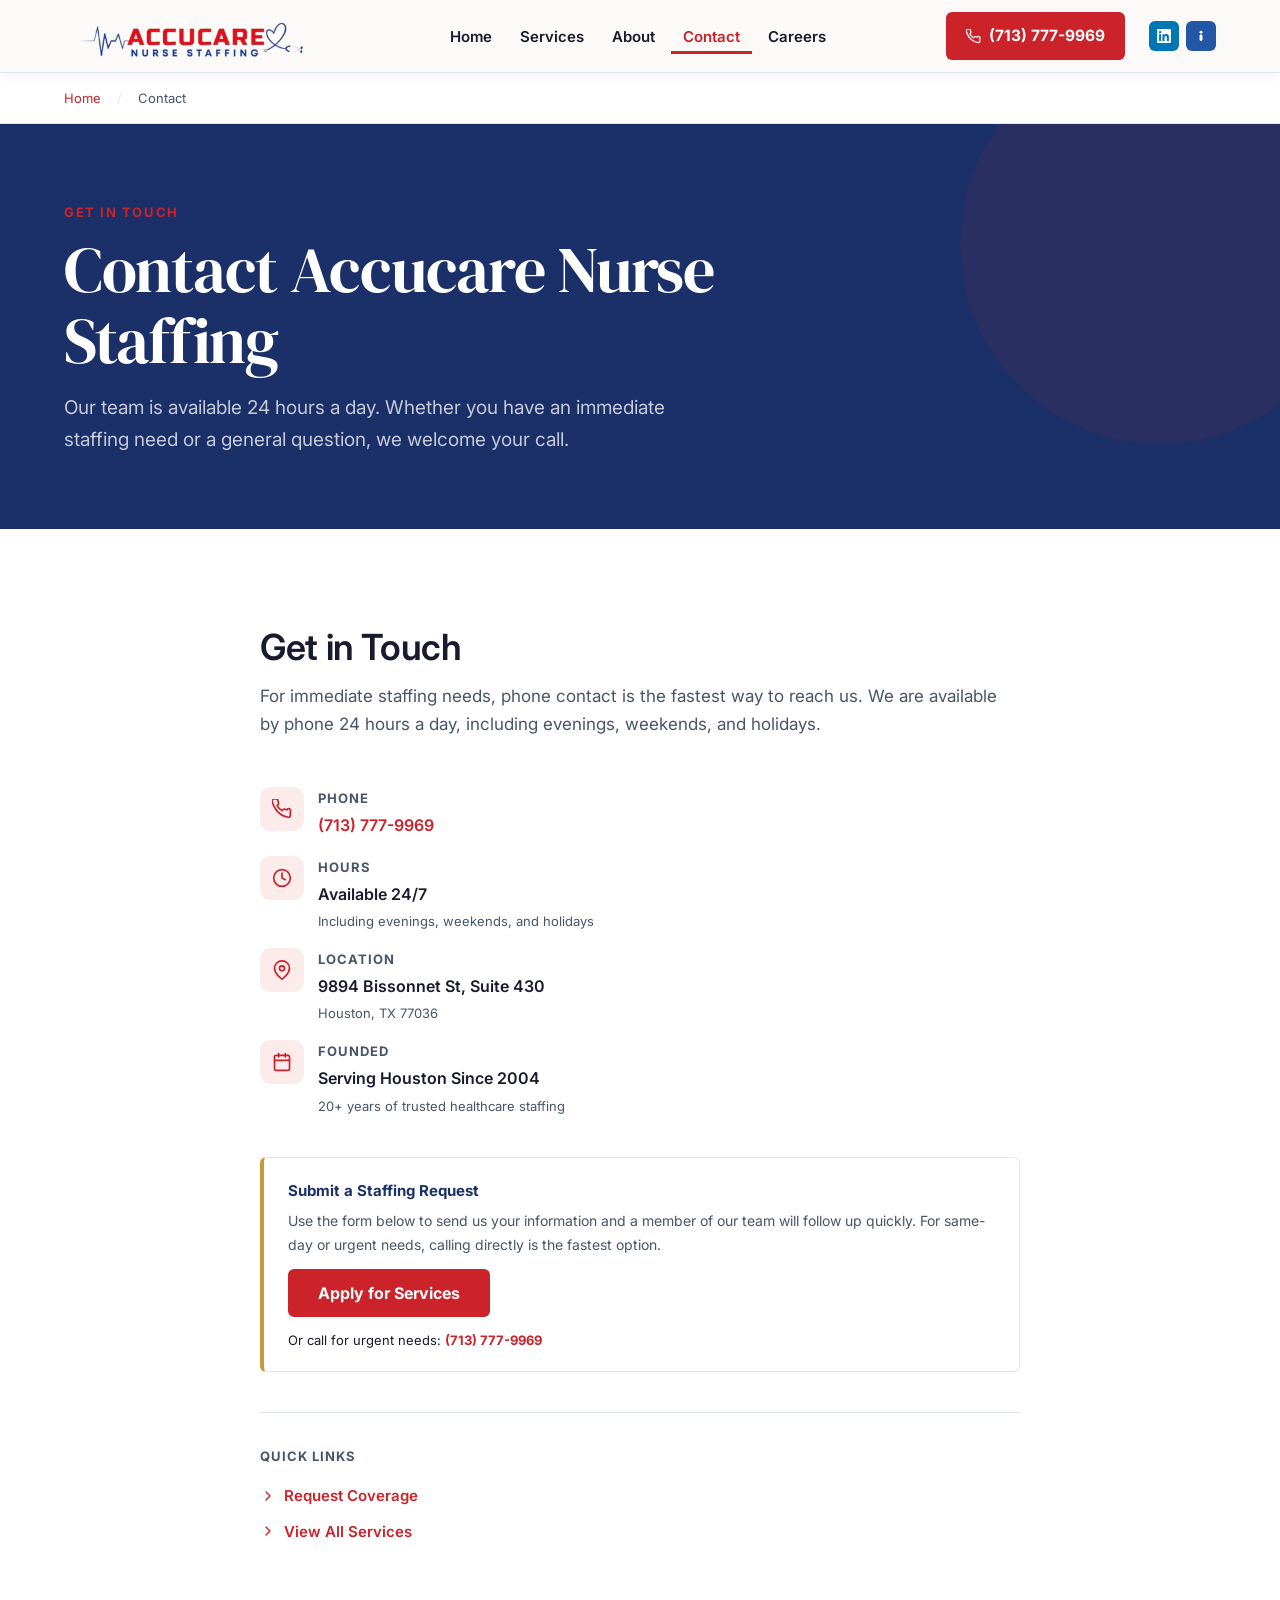
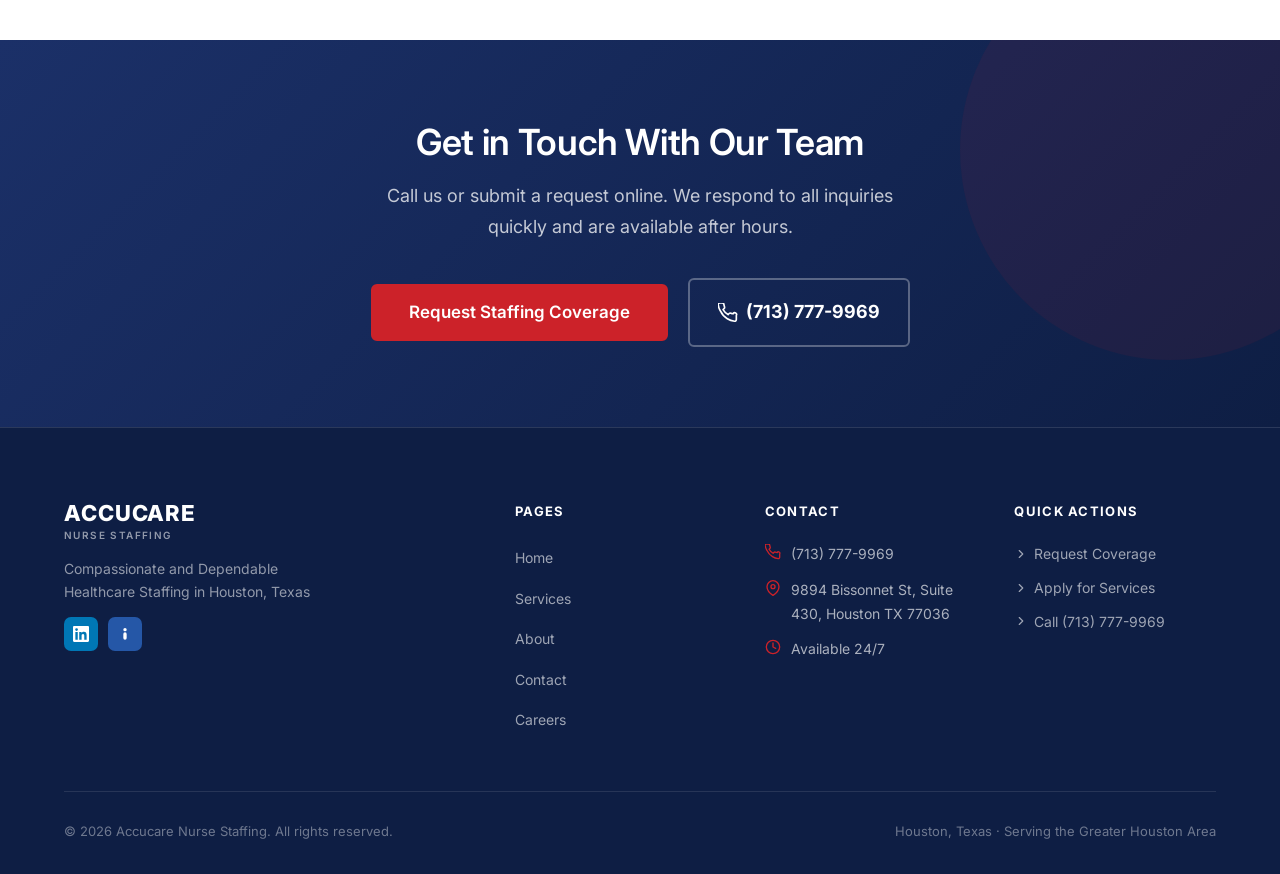
<file: contact.html>
<!DOCTYPE html>
<html lang="en">
<head>
  <meta charset="UTF-8" />
  <meta name="viewport" content="width=device-width, initial-scale=1.0" />
  <title>Contact Accucare Nurse Staffing in Houston, TX | (713) 777-9969</title>
  <meta name="description" content="Contact Accucare Nurse Staffing in Houston, TX. Call (713) 777-9969 for immediate staffing assistance, available 24/7 including after-hours and weekends." />

  <!-- Favicon -->
  <link rel="icon" type="image/png" href="brandTheme/Heart.PNG?v=2" />

  <!-- Google Fonts -->
  <link rel="preconnect" href="https://fonts.googleapis.com" />
  <link rel="preconnect" href="https://fonts.gstatic.com" crossorigin />
  <link href="https://fonts.googleapis.com/css2?family=Inter:wght@400;600;700&family=DM+Serif+Display:ital@0;1&display=swap" rel="stylesheet" />

  <link rel="stylesheet" href="css/styles.css" />

  <!-- Google Analytics: insert GA4 tag here -->
</head>
<body>

  <a class="skip-link" href="#main-content">Skip to main content</a>

  <!-- ============================================================
       NAVIGATION
       ============================================================ -->
  <header>
    <nav class="nav" aria-label="Main navigation">
      <div class="container">
        <div class="nav__inner">

          <!-- Logo -->
          <a href="index.html" class="nav__logo" aria-label="Accucare Nurse Staffing Home">
            <img src="brandTheme/AccuCare logo.PNG" alt="Accucare Nurse Staffing" class="nav__logo-img">
            </span>
          </a>

          <!-- Desktop Links -->
          <ul class="nav__links" role="list">
            <li><a href="index.html" class="nav__link">Home</a></li>
            <li><a href="services.html" class="nav__link">Services</a></li>
            <li><a href="about.html" class="nav__link">About</a></li>
            <li><a href="contact.html" class="nav__link nav__link--active">Contact</a></li>
            <li><a href="join-our-team.html" class="nav__link">Careers</a></li>
          </ul>

          <!-- Phone CTA -->
          <a href="tel:7137779969" class="nav__phone" aria-label="Call Accucare at (713) 777-9969">
            <svg viewBox="0 0 24 24" fill="none" stroke="currentColor" stroke-width="2" stroke-linecap="round" stroke-linejoin="round" aria-hidden="true">
              <path d="M22 16.92v3a2 2 0 01-2.18 2 19.79 19.79 0 01-8.63-3.07A19.5 19.5 0 013.07 9.82 19.79 19.79 0 01.07 1.18 2 2 0 012.07 0h3a2 2 0 012 1.72c.127.96.361 1.903.7 2.81a2 2 0 01-.45 2.11L6.09 7.91a16 16 0 006 6l1.27-1.27a2 2 0 012.11-.45c.907.339 1.85.573 2.81.7A2 2 0 0122 14.92v2z"/>
            </svg>
            (713) 777-9969
          </a>

          <!-- Social Icons -->
          <div class="nav__socials">
            <a href="https://www.linkedin.com/company/accucarenursestaffing/" class="nav__social-link nav__social-link--linkedin" target="_blank" rel="noopener noreferrer" aria-label="Follow Accucare on LinkedIn">
              <svg viewBox="0 0 24 24" fill="currentColor" aria-hidden="true">
                <path d="M20.447 20.452h-3.554v-5.569c0-1.328-.027-3.037-1.852-3.037-1.853 0-2.136 1.445-2.136 2.939v5.667H9.351V9h3.414v1.561h.046c.477-.9 1.637-1.85 3.37-1.85 3.601 0 4.267 2.37 4.267 5.455v6.286zM5.337 7.433a2.062 2.062 0 01-2.063-2.065 2.064 2.064 0 112.063 2.065zm1.782 13.019H3.555V9h3.564v11.452zM22.225 0H1.771C.792 0 0 .774 0 1.729v20.542C0 23.227.792 24 1.771 24h20.451C23.2 24 24 23.227 24 22.271V1.729C24 .774 23.2 0 22.222 0h.003z"/>
              </svg>
            </a>
            <a href="https://www.indeed.com/cmp/Accucare-Nure-Staffing" class="nav__social-link nav__social-link--indeed" target="_blank" rel="noopener noreferrer" aria-label="View Accucare on Indeed">
              <svg viewBox="0 0 24 24" fill="currentColor" aria-hidden="true">
                <circle cx="12" cy="5.5" r="2.5"/>
                <rect x="9.5" y="9.5" width="5" height="11" rx="2.5"/>
              </svg>
            </a>
          </div>

          <!-- Hamburger -->
          <button class="nav__hamburger" aria-label="Open navigation menu" aria-expanded="false" aria-controls="mobile-menu">
            <span></span>
            <span></span>
            <span></span>
          </button>
        </div>
      </div>

      <!-- Mobile Menu -->
      <div class="nav__mobile" id="mobile-menu" role="navigation" aria-label="Mobile navigation">
        <a href="index.html" class="nav__link">Home</a>
        <a href="services.html" class="nav__link">Services</a>
        <a href="about.html" class="nav__link">About</a>
        <a href="contact.html" class="nav__link">Contact</a>
        <a href="join-our-team.html" class="nav__link">Careers</a>
        <a href="tel:7137779969" class="nav__phone">
          <svg viewBox="0 0 24 24" fill="none" stroke="currentColor" stroke-width="2" stroke-linecap="round" stroke-linejoin="round" aria-hidden="true"><path d="M22 16.92v3a2 2 0 01-2.18 2 19.79 19.79 0 01-8.63-3.07A19.5 19.5 0 013.07 9.82 19.79 19.79 0 01.07 1.18 2 2 0 012.07 0h3a2 2 0 012 1.72c.127.96.361 1.903.7 2.81a2 2 0 01-.45 2.11L6.09 7.91a16 16 0 006 6l1.27-1.27a2 2 0 012.11-.45c.907.339 1.85.573 2.81.7A2 2 0 0122 14.92v2z"/></svg>
          (713) 777-9969
        </a>
      </div>
    </nav>
  </header>

  <main id="main-content">

    <!-- Breadcrumb -->
    <div class="breadcrumb">
      <div class="container">
        <ol class="breadcrumb__list" aria-label="Breadcrumb">
          <li><a href="index.html">Home</a></li>
          <li class="breadcrumb__sep" aria-hidden="true">/</li>
          <li aria-current="page">Contact</li>
        </ol>
      </div>
    </div>

    <!-- Page Hero -->
    <section class="page-hero" aria-labelledby="page-title">
      <div class="container">
        <span class="page-hero__eyebrow">Get in Touch</span>
        <h1 id="page-title">Contact Accucare Nurse Staffing</h1>
        <p>Our team is available 24 hours a day. Whether you have an immediate staffing need or a general question, we welcome your call.</p>
      </div>
    </section>

    <!-- Main Contact Section -->
    <section class="section section--alt" aria-labelledby="contact-heading">
      <div class="container">
        <div style="max-width: 760px; margin: 0 auto;">
          <h2 id="contact-heading" style="margin-bottom: 12px;">Get in Touch</h2>
          <p style="color: var(--text-light); font-size: 17px; line-height: 1.7; margin-bottom: 48px;">For immediate staffing needs, phone contact is the fastest way to reach us. We are available by phone 24 hours a day, including evenings, weekends, and holidays.</p>

          <div class="contact-details">

            <div class="contact-detail">
              <div class="contact-detail__icon" aria-hidden="true">
                <svg viewBox="0 0 24 24" fill="none" stroke="currentColor" stroke-width="2" stroke-linecap="round" stroke-linejoin="round">
                  <path d="M22 16.92v3a2 2 0 01-2.18 2 19.79 19.79 0 01-8.63-3.07A19.5 19.5 0 013.07 9.82 19.79 19.79 0 01.07 1.18 2 2 0 012.07 0h3a2 2 0 012 1.72c.127.96.361 1.903.7 2.81a2 2 0 01-.45 2.11L6.09 7.91a16 16 0 006 6l1.27-1.27a2 2 0 012.11-.45c.907.339 1.85.573 2.81.7A2 2 0 0122 14.92v2z"/>
                </svg>
              </div>
              <div>
                <div class="contact-detail__label">Phone</div>
                <div class="contact-detail__value">
                  <a href="tel:7137779969">(713) 777-9969</a>
                </div>
              </div>
            </div>

            <div class="contact-detail">
              <div class="contact-detail__icon" aria-hidden="true">
                <svg viewBox="0 0 24 24" fill="none" stroke="currentColor" stroke-width="2" stroke-linecap="round" stroke-linejoin="round">
                  <circle cx="12" cy="12" r="10"/>
                  <polyline points="12 6 12 12 16 14"/>
                </svg>
              </div>
              <div>
                <div class="contact-detail__label">Hours</div>
                <div class="contact-detail__value">Available 24/7</div>
                <div style="font-size: 13px; color: var(--text-light); margin-top: 2px;">Including evenings, weekends, and holidays</div>
              </div>
            </div>

            <div class="contact-detail">
              <div class="contact-detail__icon" aria-hidden="true">
                <svg viewBox="0 0 24 24" fill="none" stroke="currentColor" stroke-width="2" stroke-linecap="round" stroke-linejoin="round">
                  <path d="M21 10c0 7-9 13-9 13s-9-6-9-13a9 9 0 0118 0z"/>
                  <circle cx="12" cy="10" r="3"/>
                </svg>
              </div>
              <div>
                <div class="contact-detail__label">Location</div>
                <div class="contact-detail__value">9894 Bissonnet St, Suite 430</div>
                <div style="font-size: 13px; color: var(--text-light); margin-top: 2px;">Houston, TX 77036</div>
              </div>
            </div>

            <div class="contact-detail">
              <div class="contact-detail__icon" aria-hidden="true">
                <svg viewBox="0 0 24 24" fill="none" stroke="currentColor" stroke-width="2" stroke-linecap="round" stroke-linejoin="round">
                  <rect x="3" y="4" width="18" height="18" rx="2" ry="2"/>
                  <line x1="16" y1="2" x2="16" y2="6"/>
                  <line x1="8" y1="2" x2="8" y2="6"/>
                  <line x1="3" y1="10" x2="21" y2="10"/>
                </svg>
              </div>
              <div>
                <div class="contact-detail__label">Founded</div>
                <div class="contact-detail__value">Serving Houston Since 2004</div>
                <div style="font-size: 13px; color: var(--text-light); margin-top: 2px;">20+ years of trusted healthcare staffing</div>
              </div>
            </div>

          </div>

          <!-- Urgent Callout -->
          <div class="urgent-callout" role="note" aria-label="Urgent staffing request" style="margin-top: 40px;">
            <strong>Submit a Staffing Request</strong>
            <p>Use the form below to send us your information and a member of our team will follow up quickly. For same-day or urgent needs, calling directly is the fastest option.</p>
            <a href="#" class="btn btn--primary js-lead-modal" style="display: inline-flex; margin-bottom: 12px;">Apply for Services</a>
            <div style="font-size: 13px;">Or call for urgent needs: <a href="tel:7137779969">(713) 777-9969</a></div>
          </div>

          <!-- Quick Links -->
          <div style="margin-top: 40px; padding-top: 32px; border-top: 1px solid var(--border);">
            <div style="font-size: 13px; font-weight: 700; letter-spacing: 0.08em; text-transform: uppercase; color: var(--text-light); margin-bottom: 16px;">Quick Links</div>
            <div style="display: flex; flex-direction: column; gap: 10px;">
              <a href="#" class="js-lead-modal" style="display: inline-flex; align-items: center; gap: 8px; font-size: 15px; font-weight: 600; color: var(--teal);">
                <svg width="16" height="16" viewBox="0 0 24 24" fill="none" stroke="currentColor" stroke-width="2" stroke-linecap="round" stroke-linejoin="round" aria-hidden="true"><polyline points="9 18 15 12 9 6"/></svg>
                Request Coverage
              </a>
              <a href="services.html" style="display: inline-flex; align-items: center; gap: 8px; font-size: 15px; font-weight: 600; color: var(--teal);">
                <svg width="16" height="16" viewBox="0 0 24 24" fill="none" stroke="currentColor" stroke-width="2" stroke-linecap="round" stroke-linejoin="round" aria-hidden="true"><polyline points="9 18 15 12 9 6"/></svg>
                View All Services
              </a>
            </div>
          </div>
        </div>
      </div>
    </section>

    <!-- CTA Banner -->
    <section class="cta-banner" aria-labelledby="contact-cta-heading">
      <div class="container">
        <h2 id="contact-cta-heading">Get in Touch With Our Team</h2>
        <p>Call us or submit a request online. We respond to all inquiries quickly and are available after hours.</p>
        <div class="cta-banner__actions">
          <a href="for-facilities.html" class="btn btn--primary btn--lg">Request Staffing Coverage</a>
          <a href="tel:7137779969" class="cta-banner__phone" aria-label="Call Accucare at (713) 777-9969">
            <svg viewBox="0 0 24 24" fill="none" stroke="currentColor" stroke-width="2" stroke-linecap="round" stroke-linejoin="round" aria-hidden="true"><path d="M22 16.92v3a2 2 0 01-2.18 2 19.79 19.79 0 01-8.63-3.07A19.5 19.5 0 013.07 9.82 19.79 19.79 0 01.07 1.18 2 2 0 012.07 0h3a2 2 0 012 1.72c.127.96.361 1.903.7 2.81a2 2 0 01-.45 2.11L6.09 7.91a16 16 0 006 6l1.27-1.27a2 2 0 012.11-.45c.907.339 1.85.573 2.81.7A2 2 0 0122 14.92v2z"/></svg>
            (713) 777-9969
          </a>
        </div>
      </div>
    </section>

  </main>

  <!-- ============================================================
       FOOTER
       ============================================================ -->
  <footer class="footer" role="contentinfo">
    <div class="container">
      <div class="footer__main">
        <div class="footer__brand">
          <a href="index.html" class="nav__logo" aria-label="Accucare Nurse Staffing Home">
            <span class="footer__logo-wordmark">ACCUCARE<span>NURSE STAFFING</span></span></span>
          </a>
          <p class="footer__tagline">Compassionate and Dependable Healthcare Staffing in Houston, Texas</p>
          <div class="footer__socials">
            <a href="https://www.linkedin.com/company/accucarenursestaffing/" class="footer__social-link footer__social-link--linkedin" target="_blank" rel="noopener noreferrer" aria-label="Follow Accucare on LinkedIn">
              <svg viewBox="0 0 24 24" fill="currentColor" aria-hidden="true">
                <path d="M20.447 20.452h-3.554v-5.569c0-1.328-.027-3.037-1.852-3.037-1.853 0-2.136 1.445-2.136 2.939v5.667H9.351V9h3.414v1.561h.046c.477-.9 1.637-1.85 3.37-1.85 3.601 0 4.267 2.37 4.267 5.455v6.286zM5.337 7.433a2.062 2.062 0 01-2.063-2.065 2.064 2.064 0 112.063 2.065zm1.782 13.019H3.555V9h3.564v11.452zM22.225 0H1.771C.792 0 0 .774 0 1.729v20.542C0 23.227.792 24 1.771 24h20.451C23.2 24 24 23.227 24 22.271V1.729C24 .774 23.2 0 22.222 0h.003z"/>
              </svg>
            </a>
            <a href="https://www.indeed.com/cmp/Accucare-Nure-Staffing" class="footer__social-link footer__social-link--indeed" target="_blank" rel="noopener noreferrer" aria-label="View Accucare on Indeed">
              <svg viewBox="0 0 24 24" fill="currentColor" aria-hidden="true">
                <circle cx="12" cy="5.5" r="2.5"/>
                <rect x="9.5" y="9.5" width="5" height="11" rx="2.5"/>
              </svg>
            </a>
          </div>
        </div>

        <nav aria-label="Footer navigation">
          <div class="footer__col-title">Pages</div>
          <ul class="footer__nav" role="list">
            <li><a href="index.html">Home</a></li>
            <li><a href="services.html">Services</a></li>
            <li><a href="about.html">About</a></li>
            <li><a href="contact.html">Contact</a></li>
            <li><a href="join-our-team.html">Careers</a></li>
          </ul>
        </nav>

        <div>
          <div class="footer__col-title">Contact</div>
          <div class="footer__contact-item">
            <svg viewBox="0 0 24 24" fill="none" stroke="currentColor" stroke-width="2" stroke-linecap="round" stroke-linejoin="round" aria-hidden="true"><path d="M22 16.92v3a2 2 0 01-2.18 2 19.79 19.79 0 01-8.63-3.07A19.5 19.5 0 013.07 9.82 19.79 19.79 0 01.07 1.18 2 2 0 012.07 0h3a2 2 0 012 1.72c.127.96.361 1.903.7 2.81a2 2 0 01-.45 2.11L6.09 7.91a16 16 0 006 6l1.27-1.27a2 2 0 012.11-.45c.907.339 1.85.573 2.81.7A2 2 0 0122 14.92v2z"/></svg>
            <a href="tel:7137779969">(713) 777-9969</a>
          </div>
          <div class="footer__contact-item">
            <svg viewBox="0 0 24 24" fill="none" stroke="currentColor" stroke-width="2" stroke-linecap="round" stroke-linejoin="round" aria-hidden="true"><path d="M21 10c0 7-9 13-9 13s-9-6-9-13a9 9 0 0118 0z"/><circle cx="12" cy="10" r="3"/></svg>
            9894 Bissonnet St, Suite 430, Houston TX 77036
          </div>
          <div class="footer__contact-item">
            <svg viewBox="0 0 24 24" fill="none" stroke="currentColor" stroke-width="2" stroke-linecap="round" stroke-linejoin="round" aria-hidden="true"><circle cx="12" cy="12" r="10"/><polyline points="12 6 12 12 16 14"/></svg>
            Available 24/7
          </div>
        </div>

        <div>
          <div class="footer__col-title">Quick Actions</div>
          <div class="footer__quick-links">
            <a href="for-facilities.html">
              <svg viewBox="0 0 24 24" fill="none" stroke="currentColor" stroke-width="2" stroke-linecap="round" stroke-linejoin="round" aria-hidden="true"><polyline points="9 18 15 12 9 6"/></svg>
              Request Coverage
            </a>
            <a href="#" class="js-lead-modal">
              <svg viewBox="0 0 24 24" fill="none" stroke="currentColor" stroke-width="2" stroke-linecap="round" stroke-linejoin="round" aria-hidden="true"><polyline points="9 18 15 12 9 6"/></svg>
              Apply for Services
            </a>
            <a href="tel:7137779969">
              <svg viewBox="0 0 24 24" fill="none" stroke="currentColor" stroke-width="2" stroke-linecap="round" stroke-linejoin="round" aria-hidden="true"><polyline points="9 18 15 12 9 6"/></svg>
              Call (713) 777-9969
            </a>
          </div>
        </div>
      </div>

      <div class="footer__bottom">
        <p class="footer__copy">&copy; 2026 Accucare Nurse Staffing. All rights reserved.</p>
        <p class="footer__copy">Houston, Texas &middot; Serving the Greater Houston Area</p>
      </div>
    </div>
  </footer>

  <script src="js/main.js"></script>
</body>
</html>
</file>
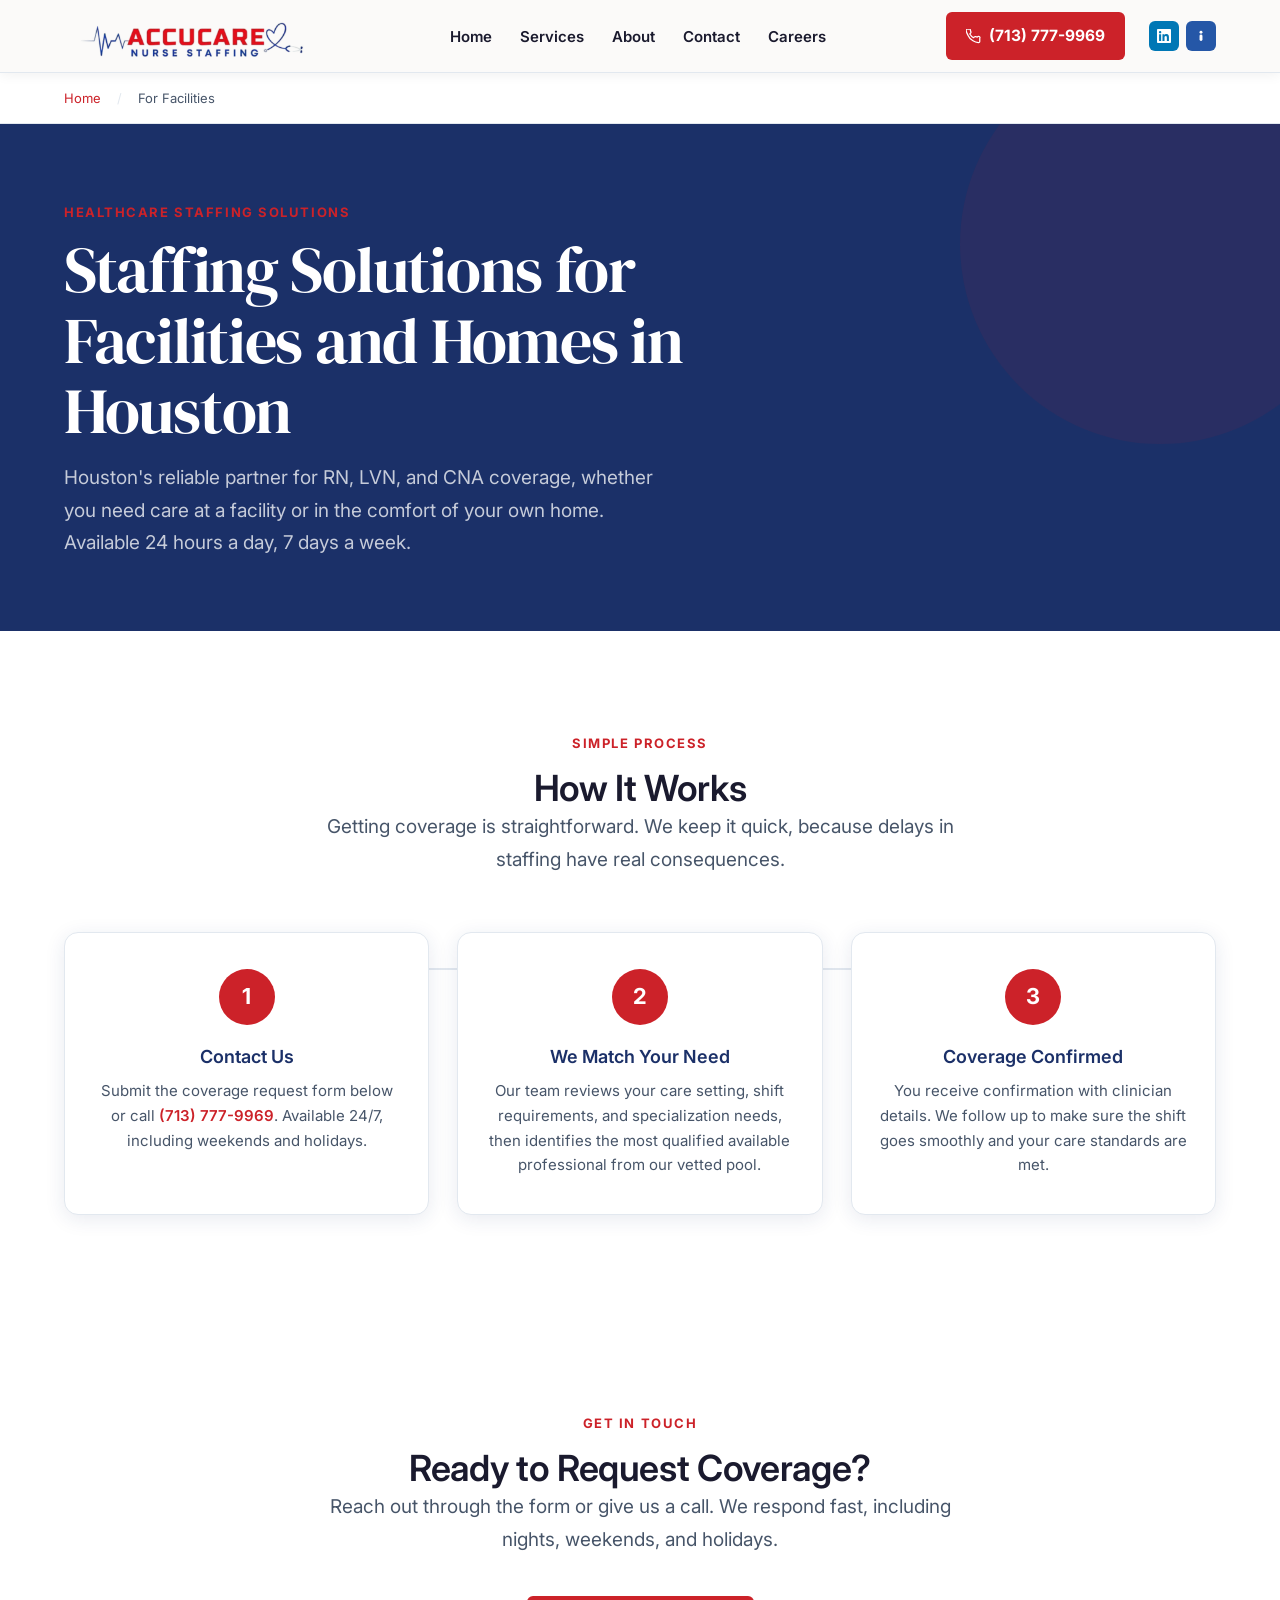
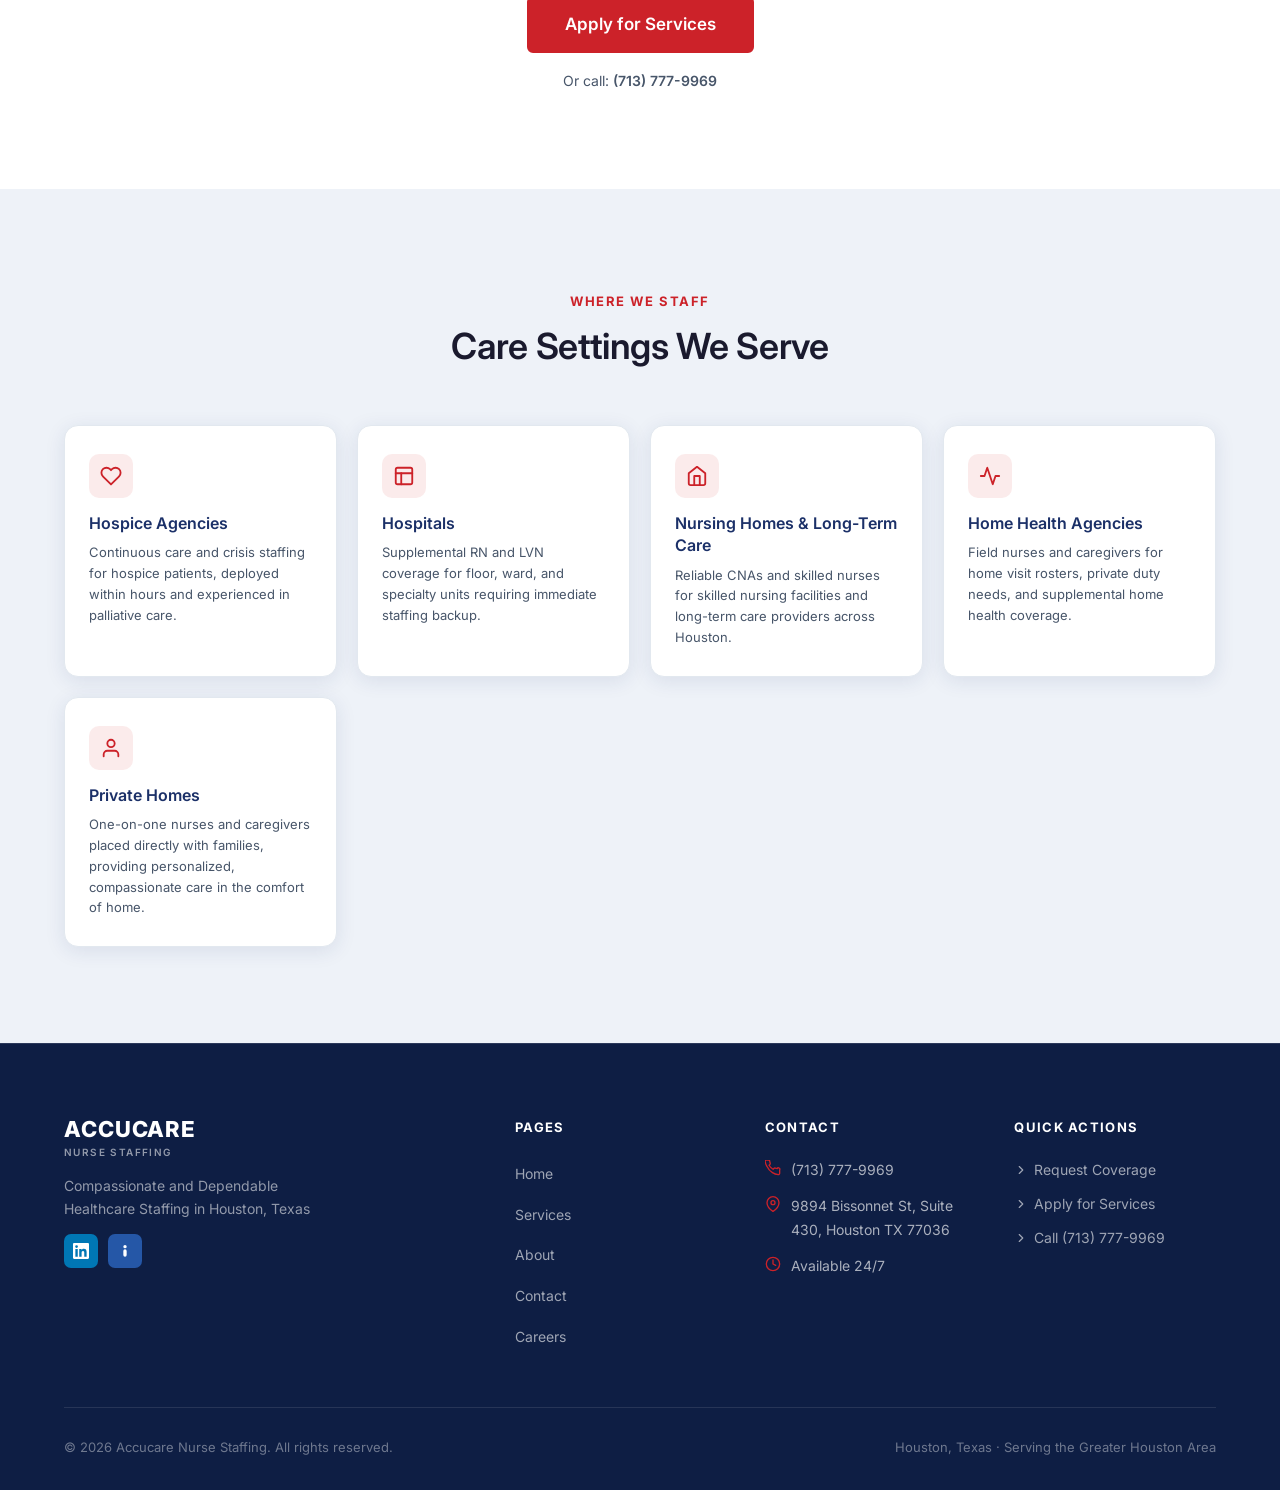
<file: for-facilities.html>
<!DOCTYPE html>
<html lang="en">
<head>
  <meta charset="UTF-8" />
  <meta name="viewport" content="width=device-width, initial-scale=1.0" />
  <title>Staffing Solutions for Healthcare Facilities in Houston | Accucare Nurse Staffing</title>
  <meta name="description" content="Request RN, LVN, and CNA staffing coverage for your Houston-area healthcare facility. Accucare responds 24/7 including after-hours, weekends, and holidays. Submit your coverage request online." />

  <!-- Favicon -->
  <link rel="icon" type="image/png" href="brandTheme/Heart.PNG?v=2" />

  <link rel="preconnect" href="https://fonts.googleapis.com" />
  <link rel="preconnect" href="https://fonts.gstatic.com" crossorigin />
  <link href="https://fonts.googleapis.com/css2?family=Inter:wght@400;600;700&family=DM+Serif+Display:ital@0;1&display=swap" rel="stylesheet" />
  <link rel="stylesheet" href="css/styles.css" />

  <!-- Google Analytics: insert GA4 tag here -->
</head>
<body>

  <a class="skip-link" href="#main-content">Skip to main content</a>

  <!-- NAVIGATION -->
  <header>
    <nav class="nav" aria-label="Main navigation">
      <div class="container">
        <div class="nav__inner">
          <a href="index.html" class="nav__logo" aria-label="Accucare Nurse Staffing Home">
            <img src="brandTheme/AccuCare logo.PNG" alt="Accucare Nurse Staffing" class="nav__logo-img"></span>
          </a>
          <ul class="nav__links" role="list">
            <li><a href="index.html" class="nav__link">Home</a></li>
            <li><a href="services.html" class="nav__link">Services</a></li>
            <li><a href="about.html" class="nav__link">About</a></li>
            <li><a href="contact.html" class="nav__link">Contact</a></li>
            <li><a href="join-our-team.html" class="nav__link">Careers</a></li>
          </ul>
          <a href="tel:7137779969" class="nav__phone" aria-label="Call Accucare at (713) 777-9969">
            <svg viewBox="0 0 24 24" fill="none" stroke="currentColor" stroke-width="2" stroke-linecap="round" stroke-linejoin="round" aria-hidden="true"><path d="M22 16.92v3a2 2 0 01-2.18 2 19.79 19.79 0 01-8.63-3.07A19.5 19.5 0 013.07 9.82 19.79 19.79 0 01.07 1.18 2 2 0 012.07 0h3a2 2 0 012 1.72c.127.96.361 1.903.7 2.81a2 2 0 01-.45 2.11L6.09 7.91a16 16 0 006 6l1.27-1.27a2 2 0 012.11-.45c.907.339 1.85.573 2.81.7A2 2 0 0122 14.92v2z"/></svg>
            (713) 777-9969
          </a>
          <!-- Social Icons -->
          <div class="nav__socials">
            <a href="https://www.linkedin.com/company/accucarenursestaffing/" class="nav__social-link nav__social-link--linkedin" target="_blank" rel="noopener noreferrer" aria-label="Follow Accucare on LinkedIn">
              <svg viewBox="0 0 24 24" fill="currentColor" aria-hidden="true">
                <path d="M20.447 20.452h-3.554v-5.569c0-1.328-.027-3.037-1.852-3.037-1.853 0-2.136 1.445-2.136 2.939v5.667H9.351V9h3.414v1.561h.046c.477-.9 1.637-1.85 3.37-1.85 3.601 0 4.267 2.37 4.267 5.455v6.286zM5.337 7.433a2.062 2.062 0 01-2.063-2.065 2.064 2.064 0 112.063 2.065zm1.782 13.019H3.555V9h3.564v11.452zM22.225 0H1.771C.792 0 0 .774 0 1.729v20.542C0 23.227.792 24 1.771 24h20.451C23.2 24 24 23.227 24 22.271V1.729C24 .774 23.2 0 22.222 0h.003z"/>
              </svg>
            </a>
            <a href="https://www.indeed.com/cmp/Accucare-Nure-Staffing" class="nav__social-link nav__social-link--indeed" target="_blank" rel="noopener noreferrer" aria-label="View Accucare on Indeed">
              <svg viewBox="0 0 24 24" fill="currentColor" aria-hidden="true">
                <circle cx="12" cy="5.5" r="2.5"/>
                <rect x="9.5" y="9.5" width="5" height="11" rx="2.5"/>
              </svg>
            </a>
          </div>
          <button class="nav__hamburger" aria-label="Open navigation menu" aria-expanded="false" aria-controls="mobile-menu">
            <span></span><span></span><span></span>
          </button>
        </div>
      </div>
      <div class="nav__mobile" id="mobile-menu" role="navigation" aria-label="Mobile navigation">
        <a href="index.html" class="nav__link">Home</a>
        <a href="services.html" class="nav__link">Services</a>
        <a href="about.html" class="nav__link">About</a>
        <a href="contact.html" class="nav__link">Contact</a>
        <a href="join-our-team.html" class="nav__link">Careers</a>
        <a href="tel:7137779969" class="nav__phone"><svg viewBox="0 0 24 24" fill="none" stroke="currentColor" stroke-width="2" stroke-linecap="round" stroke-linejoin="round" aria-hidden="true"><path d="M22 16.92v3a2 2 0 01-2.18 2 19.79 19.79 0 01-8.63-3.07A19.5 19.5 0 013.07 9.82 19.79 19.79 0 01.07 1.18 2 2 0 012.07 0h3a2 2 0 012 1.72c.127.96.361 1.903.7 2.81a2 2 0 01-.45 2.11L6.09 7.91a16 16 0 006 6l1.27-1.27a2 2 0 012.11-.45c.907.339 1.85.573 2.81.7A2 2 0 0122 14.92v2z"/></svg>(713) 777-9969</a>
      </div>
    </nav>
  </header>

  <main id="main-content">

    <!-- Breadcrumb -->
    <div class="breadcrumb">
      <div class="container">
        <ol class="breadcrumb__list" aria-label="Breadcrumb">
          <li><a href="index.html">Home</a></li>
          <li class="breadcrumb__sep" aria-hidden="true">/</li>
          <li aria-current="page">For Facilities</li>
        </ol>
      </div>
    </div>

    <!-- Page Hero -->
    <section class="page-hero" aria-labelledby="page-title">
      <div class="container">
        <span class="page-hero__eyebrow">Healthcare Staffing Solutions</span>
        <h1 id="page-title">Staffing Solutions for Facilities and Homes in Houston</h1>
        <p>Houston's reliable partner for RN, LVN, and CNA coverage, whether you need care at a facility or in the comfort of your own home. Available 24 hours a day, 7 days a week.</p>
      </div>
    </section>

    <!-- How It Works -->
    <section class="section section--alt" aria-labelledby="how-heading">
      <div class="container">
        <div class="section__header text-center">
          <span class="section__eyebrow">Simple Process</span>
          <h2 id="how-heading">How It Works</h2>
          <p class="lead" style="margin: 0 auto;">Getting coverage is straightforward. We keep it quick, because delays in staffing have real consequences.</p>
        </div>
        <div class="how-it-works__steps">
          <div class="step">
            <div class="step__number" aria-hidden="true">1</div>
            <h3>Contact Us</h3>
            <p>Submit the coverage request form below or call <a href="tel:7137779969" style="color: var(--teal); font-weight: 600;">(713) 777-9969</a>. Available 24/7, including weekends and holidays.</p>
          </div>
          <div class="step">
            <div class="step__number" aria-hidden="true">2</div>
            <h3>We Match Your Need</h3>
            <p>Our team reviews your care setting, shift requirements, and specialization needs, then identifies the most qualified available professional from our vetted pool.</p>
          </div>
          <div class="step">
            <div class="step__number" aria-hidden="true">3</div>
            <h3>Coverage Confirmed</h3>
            <p>You receive confirmation with clinician details. We follow up to make sure the shift goes smoothly and your care standards are met.</p>
          </div>
        </div>
      </div>
    </section>

    <!-- Contact CTA -->
    <section class="section section--alt" aria-labelledby="contact-cta-heading">
      <div class="container">
        <div style="max-width: 680px; margin: 0 auto; text-align: center;">
          <span class="section__eyebrow">Get in Touch</span>
          <h2 id="contact-cta-heading">Ready to Request Coverage?</h2>
          <p class="lead" style="margin: 0 auto 40px;">Reach out through the form or give us a call. We respond fast, including nights, weekends, and holidays.</p>
          <a href="#" class="btn btn--primary btn--lg js-lead-modal">Apply for Services</a>
          <p style="margin-top: 16px; font-size: 14px; color: var(--text-light);">Or call: <a href="tel:7137779969" style="color: var(--text-light); font-weight: 600;">(713) 777-9969</a></p>
        </div>
      </div>
    </section>

    <!-- Care Settings -->
    <section class="section" aria-labelledby="settings-heading">
      <div class="container">
        <div class="section__header text-center">
          <span class="section__eyebrow">Where We Staff</span>
          <h2 id="settings-heading">Care Settings We Serve</h2>
        </div>
        <div class="care-settings__grid">
          <div class="care-setting-card">
            <div class="care-setting-card__icon" aria-hidden="true">
              <svg viewBox="0 0 24 24" fill="none" stroke="currentColor" stroke-width="2" stroke-linecap="round" stroke-linejoin="round"><path d="M20.84 4.61a5.5 5.5 0 00-7.78 0L12 5.67l-1.06-1.06a5.5 5.5 0 00-7.78 7.78l1.06 1.06L12 21.23l7.78-7.78 1.06-1.06a5.5 5.5 0 000-7.78z"/></svg>
            </div>
            <h4>Hospice Agencies</h4>
            <p>Continuous care and crisis staffing for hospice patients, deployed within hours and experienced in palliative care.</p>
          </div>
          <div class="care-setting-card">
            <div class="care-setting-card__icon" aria-hidden="true">
              <svg viewBox="0 0 24 24" fill="none" stroke="currentColor" stroke-width="2" stroke-linecap="round" stroke-linejoin="round"><rect x="3" y="3" width="18" height="18" rx="2"/><line x1="3" y1="9" x2="21" y2="9"/><line x1="9" y1="21" x2="9" y2="9"/></svg>
            </div>
            <h4>Hospitals</h4>
            <p>Supplemental RN and LVN coverage for floor, ward, and specialty units requiring immediate staffing backup.</p>
          </div>
          <div class="care-setting-card">
            <div class="care-setting-card__icon" aria-hidden="true">
              <svg viewBox="0 0 24 24" fill="none" stroke="currentColor" stroke-width="2" stroke-linecap="round" stroke-linejoin="round"><path d="M3 9l9-7 9 7v11a2 2 0 01-2 2H5a2 2 0 01-2-2z"/><polyline points="9 22 9 12 15 12 15 22"/></svg>
            </div>
            <h4>Nursing Homes &amp; Long-Term Care</h4>
            <p>Reliable CNAs and skilled nurses for skilled nursing facilities and long-term care providers across Houston.</p>
          </div>
          <div class="care-setting-card">
            <div class="care-setting-card__icon" aria-hidden="true">
              <svg viewBox="0 0 24 24" fill="none" stroke="currentColor" stroke-width="2" stroke-linecap="round" stroke-linejoin="round"><path d="M22 12h-4l-3 9L9 3l-3 9H2"/></svg>
            </div>
            <h4>Home Health Agencies</h4>
            <p>Field nurses and caregivers for home visit rosters, private duty needs, and supplemental home health coverage.</p>
          </div>
          <div class="care-setting-card">
            <div class="care-setting-card__icon" aria-hidden="true">
              <svg viewBox="0 0 24 24" fill="none" stroke="currentColor" stroke-width="2" stroke-linecap="round" stroke-linejoin="round"><path d="M20 21v-2a4 4 0 00-4-4H8a4 4 0 00-4 4v2"/><circle cx="12" cy="7" r="4"/></svg>
            </div>
            <h4>Private Homes</h4>
            <p>One-on-one nurses and caregivers placed directly with families, providing personalized, compassionate care in the comfort of home.</p>
          </div>
        </div>
      </div>
    </section>

  </main>

  <!-- FOOTER -->
  <footer class="footer" role="contentinfo">
    <div class="container">
      <div class="footer__main">
        <div class="footer__brand">
          <a href="index.html" class="nav__logo" aria-label="Accucare Nurse Staffing Home">
            <span class="footer__logo-wordmark">ACCUCARE<span>NURSE STAFFING</span></span></span>
          </a>
          <p class="footer__tagline">Compassionate and Dependable Healthcare Staffing in Houston, Texas</p>
          <div class="footer__socials">
            <a href="https://www.linkedin.com/company/accucarenursestaffing/" class="footer__social-link footer__social-link--linkedin" target="_blank" rel="noopener noreferrer" aria-label="Follow Accucare on LinkedIn">
              <svg viewBox="0 0 24 24" fill="currentColor" aria-hidden="true">
                <path d="M20.447 20.452h-3.554v-5.569c0-1.328-.027-3.037-1.852-3.037-1.853 0-2.136 1.445-2.136 2.939v5.667H9.351V9h3.414v1.561h.046c.477-.9 1.637-1.85 3.37-1.85 3.601 0 4.267 2.37 4.267 5.455v6.286zM5.337 7.433a2.062 2.062 0 01-2.063-2.065 2.064 2.064 0 112.063 2.065zm1.782 13.019H3.555V9h3.564v11.452zM22.225 0H1.771C.792 0 0 .774 0 1.729v20.542C0 23.227.792 24 1.771 24h20.451C23.2 24 24 23.227 24 22.271V1.729C24 .774 23.2 0 22.222 0h.003z"/>
              </svg>
            </a>
            <a href="https://www.indeed.com/cmp/Accucare-Nure-Staffing" class="footer__social-link footer__social-link--indeed" target="_blank" rel="noopener noreferrer" aria-label="View Accucare on Indeed">
              <svg viewBox="0 0 24 24" fill="currentColor" aria-hidden="true">
                <circle cx="12" cy="5.5" r="2.5"/>
                <rect x="9.5" y="9.5" width="5" height="11" rx="2.5"/>
              </svg>
            </a>
          </div>
        </div>
        <nav aria-label="Footer navigation">
          <div class="footer__col-title">Pages</div>
          <ul class="footer__nav" role="list">
            <li><a href="index.html">Home</a></li>
            <li><a href="services.html">Services</a></li>
            <li><a href="about.html">About</a></li>
            <li><a href="contact.html">Contact</a></li>
            <li><a href="join-our-team.html">Careers</a></li>
          </ul>
        </nav>
        <div>
          <div class="footer__col-title">Contact</div>
          <div class="footer__contact-item"><svg viewBox="0 0 24 24" fill="none" stroke="currentColor" stroke-width="2" stroke-linecap="round" stroke-linejoin="round" aria-hidden="true"><path d="M22 16.92v3a2 2 0 01-2.18 2 19.79 19.79 0 01-8.63-3.07A19.5 19.5 0 013.07 9.82 19.79 19.79 0 01.07 1.18 2 2 0 012.07 0h3a2 2 0 012 1.72c.127.96.361 1.903.7 2.81a2 2 0 01-.45 2.11L6.09 7.91a16 16 0 006 6l1.27-1.27a2 2 0 012.11-.45c.907.339 1.85.573 2.81.7A2 2 0 0122 14.92v2z"/></svg><a href="tel:7137779969">(713) 777-9969</a></div>
          <div class="footer__contact-item"><svg viewBox="0 0 24 24" fill="none" stroke="currentColor" stroke-width="2" stroke-linecap="round" stroke-linejoin="round" aria-hidden="true"><path d="M21 10c0 7-9 13-9 13s-9-6-9-13a9 9 0 0118 0z"/><circle cx="12" cy="10" r="3"/></svg>9894 Bissonnet St, Suite 430, Houston TX 77036</div>
          <div class="footer__contact-item"><svg viewBox="0 0 24 24" fill="none" stroke="currentColor" stroke-width="2" stroke-linecap="round" stroke-linejoin="round" aria-hidden="true"><circle cx="12" cy="12" r="10"/><polyline points="12 6 12 12 16 14"/></svg>Available 24/7</div>
        </div>
        <div>
          <div class="footer__col-title">Quick Actions</div>
          <div class="footer__quick-links">
            <a href="for-facilities.html"><svg viewBox="0 0 24 24" fill="none" stroke="currentColor" stroke-width="2" stroke-linecap="round" stroke-linejoin="round" aria-hidden="true"><polyline points="9 18 15 12 9 6"/></svg>Request Coverage</a>
            <a href="#" class="js-lead-modal"><svg viewBox="0 0 24 24" fill="none" stroke="currentColor" stroke-width="2" stroke-linecap="round" stroke-linejoin="round" aria-hidden="true"><polyline points="9 18 15 12 9 6"/></svg>Apply for Services</a>
            <a href="tel:7137779969"><svg viewBox="0 0 24 24" fill="none" stroke="currentColor" stroke-width="2" stroke-linecap="round" stroke-linejoin="round" aria-hidden="true"><polyline points="9 18 15 12 9 6"/></svg>Call (713) 777-9969</a>
          </div>
        </div>
      </div>
      <div class="footer__bottom">
        <p class="footer__copy">&copy; 2026 Accucare Nurse Staffing. All rights reserved.</p>
        <p class="footer__copy">Houston, Texas &middot; Serving the Greater Houston Area</p>
      </div>
    </div>
  </footer>

  <script src="js/main.js"></script>
</body>
</html>
</file>
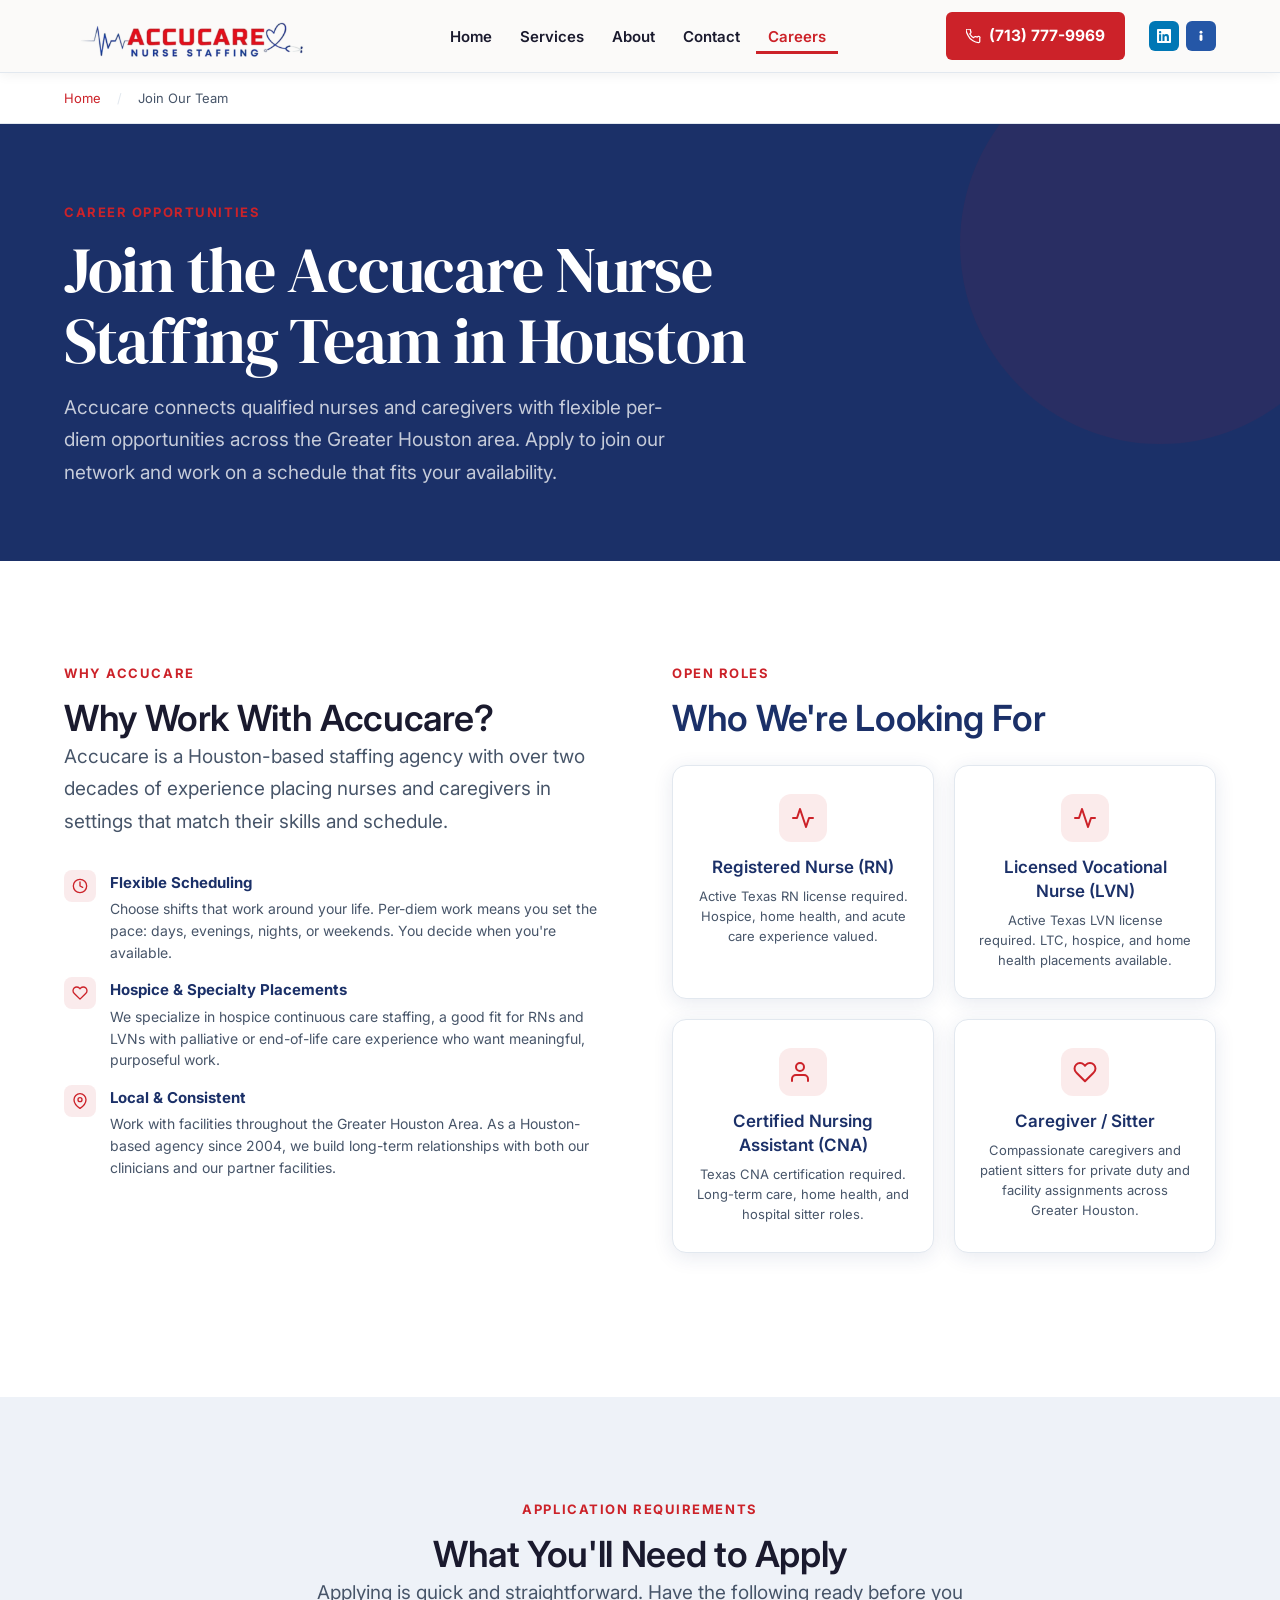
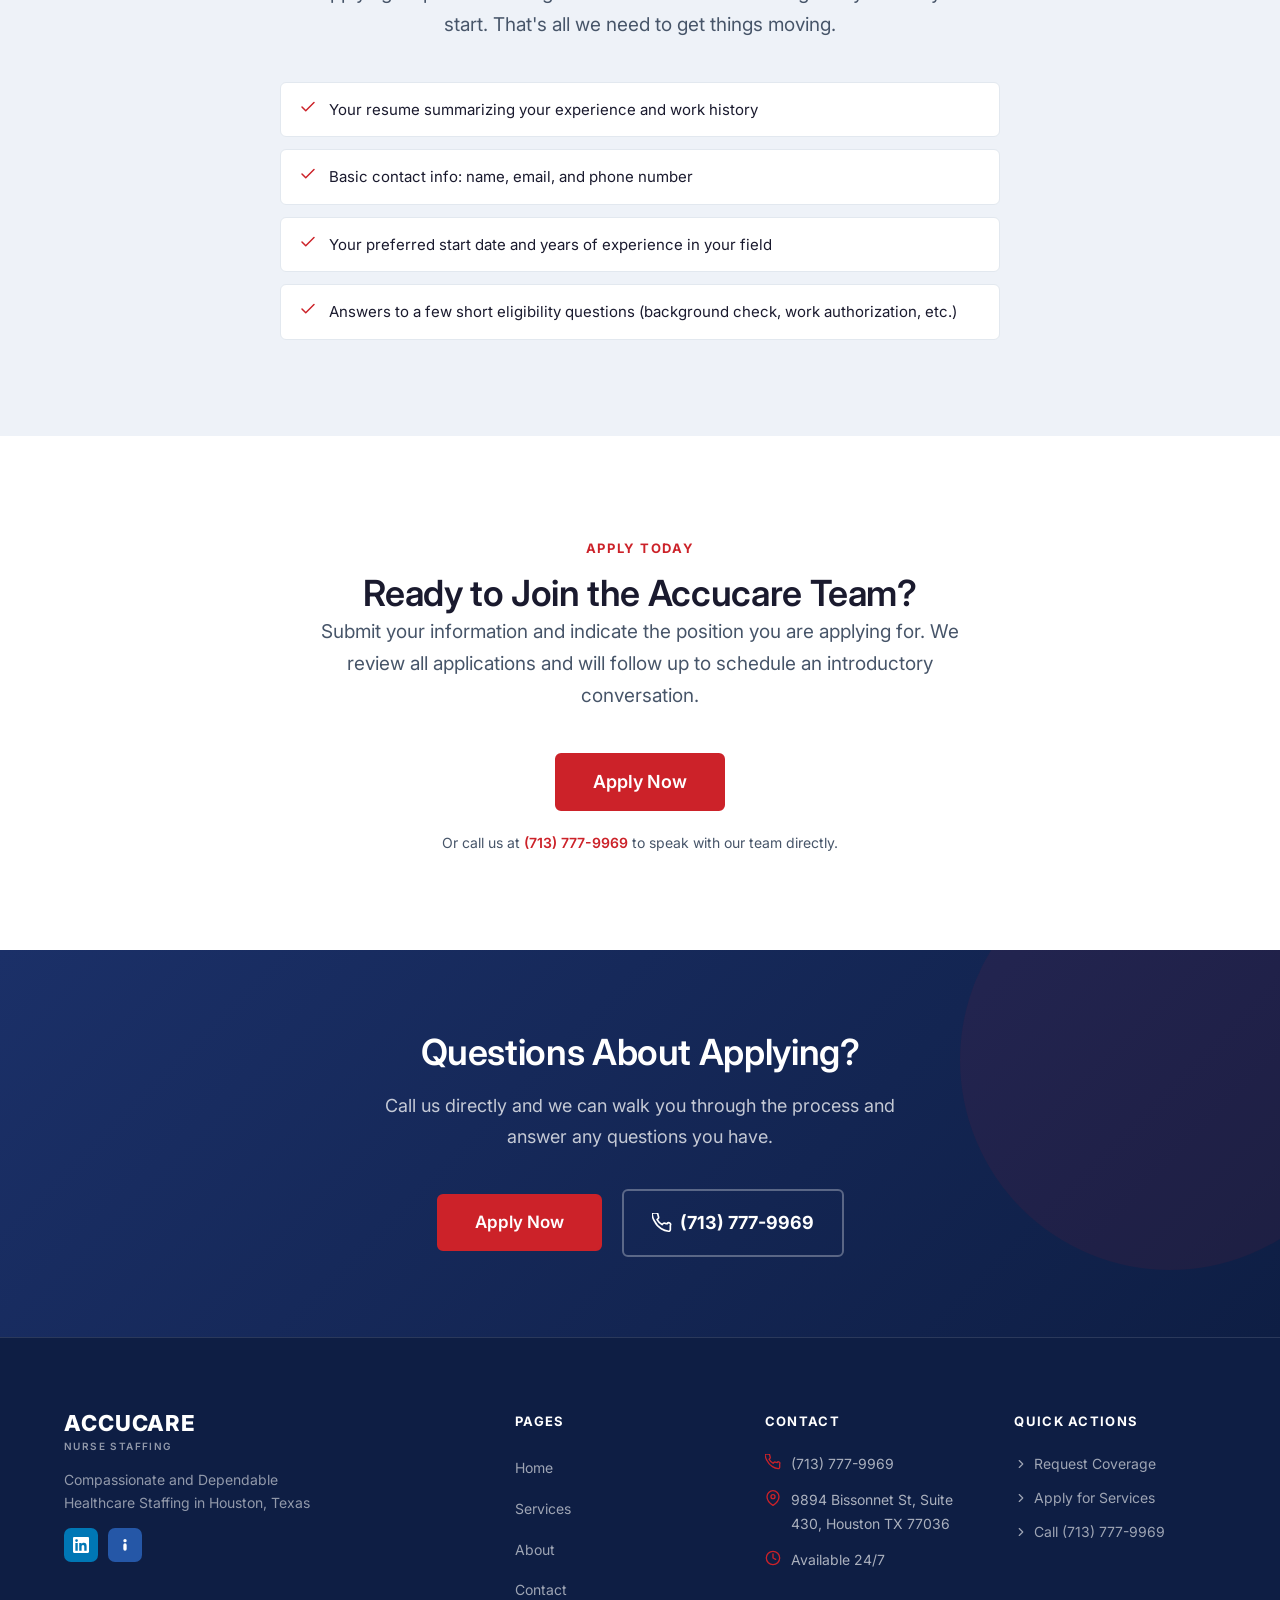
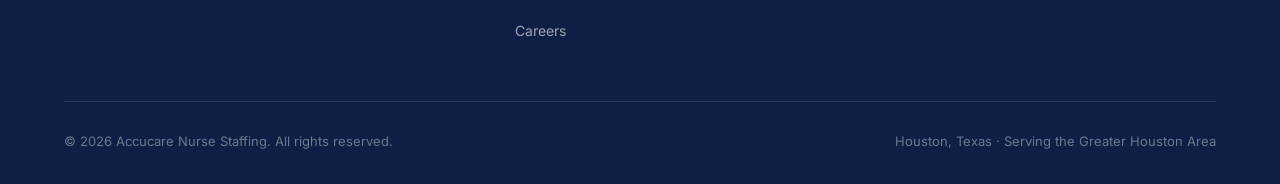
<file: join-our-team.html>
<!DOCTYPE html>
<html lang="en">
<head>
  <meta charset="UTF-8" />
  <meta name="viewport" content="width=device-width, initial-scale=1.0" />
  <title>Join the Accucare Nurse Staffing Team in Houston | RN, LVN, CNA Jobs</title>
  <meta name="description" content="Apply to join Accucare Nurse Staffing's network of RNs, LVNs, CNAs, and caregivers in Houston. Flexible per-diem shifts, hospice specialty, and consistent local work. Apply online today." />

  <!-- Favicon -->
  <link rel="icon" type="image/png" href="brandTheme/Heart.PNG?v=2" />

  <link rel="preconnect" href="https://fonts.googleapis.com" />
  <link rel="preconnect" href="https://fonts.gstatic.com" crossorigin />
  <link href="https://fonts.googleapis.com/css2?family=Inter:wght@400;600;700&family=DM+Serif+Display:ital@0;1&display=swap" rel="stylesheet" />
  <link rel="stylesheet" href="css/styles.css" />

  <!-- Google Analytics: insert GA4 tag here -->
</head>
<body>

  <a class="skip-link" href="#main-content">Skip to main content</a>

  <!-- NAVIGATION -->
  <header>
    <nav class="nav" aria-label="Main navigation">
      <div class="container">
        <div class="nav__inner">
          <a href="index.html" class="nav__logo" aria-label="Accucare Nurse Staffing Home">
            <img src="brandTheme/AccuCare logo.PNG" alt="Accucare Nurse Staffing" class="nav__logo-img"></span>
          </a>
          <ul class="nav__links" role="list">
            <li><a href="index.html" class="nav__link">Home</a></li>
            <li><a href="services.html" class="nav__link">Services</a></li>
            <li><a href="about.html" class="nav__link">About</a></li>
            <li><a href="contact.html" class="nav__link">Contact</a></li>
            <li><a href="join-our-team.html" class="nav__link nav__link--active">Careers</a></li>
          </ul>
          <a href="tel:7137779969" class="nav__phone" aria-label="Call Accucare at (713) 777-9969">
            <svg viewBox="0 0 24 24" fill="none" stroke="currentColor" stroke-width="2" stroke-linecap="round" stroke-linejoin="round" aria-hidden="true"><path d="M22 16.92v3a2 2 0 01-2.18 2 19.79 19.79 0 01-8.63-3.07A19.5 19.5 0 013.07 9.82 19.79 19.79 0 01.07 1.18 2 2 0 012.07 0h3a2 2 0 012 1.72c.127.96.361 1.903.7 2.81a2 2 0 01-.45 2.11L6.09 7.91a16 16 0 006 6l1.27-1.27a2 2 0 012.11-.45c.907.339 1.85.573 2.81.7A2 2 0 0122 14.92v2z"/></svg>
            (713) 777-9969
          </a>
          <!-- Social Icons -->
          <div class="nav__socials">
            <a href="https://www.linkedin.com/company/accucarenursestaffing/" class="nav__social-link nav__social-link--linkedin" target="_blank" rel="noopener noreferrer" aria-label="Follow Accucare on LinkedIn">
              <svg viewBox="0 0 24 24" fill="currentColor" aria-hidden="true">
                <path d="M20.447 20.452h-3.554v-5.569c0-1.328-.027-3.037-1.852-3.037-1.853 0-2.136 1.445-2.136 2.939v5.667H9.351V9h3.414v1.561h.046c.477-.9 1.637-1.85 3.37-1.85 3.601 0 4.267 2.37 4.267 5.455v6.286zM5.337 7.433a2.062 2.062 0 01-2.063-2.065 2.064 2.064 0 112.063 2.065zm1.782 13.019H3.555V9h3.564v11.452zM22.225 0H1.771C.792 0 0 .774 0 1.729v20.542C0 23.227.792 24 1.771 24h20.451C23.2 24 24 23.227 24 22.271V1.729C24 .774 23.2 0 22.222 0h.003z"/>
              </svg>
            </a>
            <a href="https://www.indeed.com/cmp/Accucare-Nure-Staffing" class="nav__social-link nav__social-link--indeed" target="_blank" rel="noopener noreferrer" aria-label="View Accucare on Indeed">
              <svg viewBox="0 0 24 24" fill="currentColor" aria-hidden="true">
                <circle cx="12" cy="5.5" r="2.5"/>
                <rect x="9.5" y="9.5" width="5" height="11" rx="2.5"/>
              </svg>
            </a>
          </div>
          <button class="nav__hamburger" aria-label="Open navigation menu" aria-expanded="false" aria-controls="mobile-menu">
            <span></span><span></span><span></span>
          </button>
        </div>
      </div>
      <div class="nav__mobile" id="mobile-menu" role="navigation" aria-label="Mobile navigation">
        <a href="index.html" class="nav__link">Home</a>
        <a href="services.html" class="nav__link">Services</a>
        <a href="about.html" class="nav__link">About</a>
        <a href="contact.html" class="nav__link">Contact</a>
        <a href="join-our-team.html" class="nav__link">Careers</a>
        <a href="tel:7137779969" class="nav__phone"><svg viewBox="0 0 24 24" fill="none" stroke="currentColor" stroke-width="2" stroke-linecap="round" stroke-linejoin="round" aria-hidden="true"><path d="M22 16.92v3a2 2 0 01-2.18 2 19.79 19.79 0 01-8.63-3.07A19.5 19.5 0 013.07 9.82 19.79 19.79 0 01.07 1.18 2 2 0 012.07 0h3a2 2 0 012 1.72c.127.96.361 1.903.7 2.81a2 2 0 01-.45 2.11L6.09 7.91a16 16 0 006 6l1.27-1.27a2 2 0 012.11-.45c.907.339 1.85.573 2.81.7A2 2 0 0122 14.92v2z"/></svg>(713) 777-9969</a>
      </div>
    </nav>
  </header>

  <main id="main-content">

    <!-- Breadcrumb -->
    <div class="breadcrumb">
      <div class="container">
        <ol class="breadcrumb__list" aria-label="Breadcrumb">
          <li><a href="index.html">Home</a></li>
          <li class="breadcrumb__sep" aria-hidden="true">/</li>
          <li aria-current="page">Join Our Team</li>
        </ol>
      </div>
    </div>

    <!-- Page Hero -->
    <section class="page-hero" aria-labelledby="page-title">
      <div class="container">
        <span class="page-hero__eyebrow">Career Opportunities</span>
        <h1 id="page-title">Join the Accucare Nurse Staffing Team in Houston</h1>
        <p>Accucare connects qualified nurses and caregivers with flexible per-diem opportunities across the Greater Houston area. Apply to join our network and work on a schedule that fits your availability.</p>
      </div>
    </section>

    <!-- Why Work With Accucare -->
    <section class="section section--alt" aria-labelledby="why-work-heading">
      <div class="container">
        <div class="two-col">
          <div>
            <span class="section__eyebrow">Why Accucare</span>
            <h2 id="why-work-heading">Why Work With Accucare?</h2>
            <p class="lead" style="margin-bottom: 32px;">Accucare is a Houston-based staffing agency with over two decades of experience placing nurses and caregivers in settings that match their skills and schedule.</p>
            <div class="benefits-list">
              <div class="benefits-list__item">
                <div class="benefits-list__icon" aria-hidden="true">
                  <svg viewBox="0 0 24 24" fill="none" stroke="currentColor" stroke-width="2" stroke-linecap="round" stroke-linejoin="round"><circle cx="12" cy="12" r="10"/><polyline points="12 6 12 12 16 14"/></svg>
                </div>
                <div class="benefits-list__text">
                  <strong>Flexible Scheduling</strong>
                  <p>Choose shifts that work around your life. Per-diem work means you set the pace: days, evenings, nights, or weekends. You decide when you're available.</p>
                </div>
              </div>
              <div class="benefits-list__item">
                <div class="benefits-list__icon" aria-hidden="true">
                  <svg viewBox="0 0 24 24" fill="none" stroke="currentColor" stroke-width="2" stroke-linecap="round" stroke-linejoin="round"><path d="M20.84 4.61a5.5 5.5 0 00-7.78 0L12 5.67l-1.06-1.06a5.5 5.5 0 00-7.78 7.78l1.06 1.06L12 21.23l7.78-7.78 1.06-1.06a5.5 5.5 0 000-7.78z"/></svg>
                </div>
                <div class="benefits-list__text">
                  <strong>Hospice &amp; Specialty Placements</strong>
                  <p>We specialize in hospice continuous care staffing, a good fit for RNs and LVNs with palliative or end-of-life care experience who want meaningful, purposeful work.</p>
                </div>
              </div>
              <div class="benefits-list__item">
                <div class="benefits-list__icon" aria-hidden="true">
                  <svg viewBox="0 0 24 24" fill="none" stroke="currentColor" stroke-width="2" stroke-linecap="round" stroke-linejoin="round"><path d="M21 10c0 7-9 13-9 13s-9-6-9-13a9 9 0 0118 0z"/><circle cx="12" cy="10" r="3"/></svg>
                </div>
                <div class="benefits-list__text">
                  <strong>Local &amp; Consistent</strong>
                  <p>Work with facilities throughout the Greater Houston Area. As a Houston-based agency since 2004, we build long-term relationships with both our clinicians and our partner facilities.</p>
                </div>
              </div>
            </div>
          </div>

          <!-- Who We're Looking For -->
          <div>
            <span class="section__eyebrow">Open Roles</span>
            <h2 style="color: var(--navy); margin-bottom: 24px;">Who We're Looking For</h2>
            <div class="roles-grid" style="grid-template-columns: 1fr 1fr;">
              <div class="role-card">
                <div class="role-card__icon" aria-hidden="true">
                  <svg viewBox="0 0 24 24" fill="none" stroke="currentColor" stroke-width="2" stroke-linecap="round" stroke-linejoin="round"><path d="M22 12h-4l-3 9L9 3l-3 9H2"/></svg>
                </div>
                <h4>Registered Nurse (RN)</h4>
                <p>Active Texas RN license required. Hospice, home health, and acute care experience valued.</p>
              </div>
              <div class="role-card">
                <div class="role-card__icon" aria-hidden="true">
                  <svg viewBox="0 0 24 24" fill="none" stroke="currentColor" stroke-width="2" stroke-linecap="round" stroke-linejoin="round"><path d="M22 12h-4l-3 9L9 3l-3 9H2"/></svg>
                </div>
                <h4>Licensed Vocational Nurse (LVN)</h4>
                <p>Active Texas LVN license required. LTC, hospice, and home health placements available.</p>
              </div>
              <div class="role-card">
                <div class="role-card__icon" aria-hidden="true">
                  <svg viewBox="0 0 24 24" fill="none" stroke="currentColor" stroke-width="2" stroke-linecap="round" stroke-linejoin="round"><path d="M17 21v-2a4 4 0 00-4-4H5a4 4 0 00-4 4v2"/><circle cx="9" cy="7" r="4"/></svg>
                </div>
                <h4>Certified Nursing Assistant (CNA)</h4>
                <p>Texas CNA certification required. Long-term care, home health, and hospital sitter roles.</p>
              </div>
              <div class="role-card">
                <div class="role-card__icon" aria-hidden="true">
                  <svg viewBox="0 0 24 24" fill="none" stroke="currentColor" stroke-width="2" stroke-linecap="round" stroke-linejoin="round"><path d="M20.84 4.61a5.5 5.5 0 00-7.78 0L12 5.67l-1.06-1.06a5.5 5.5 0 00-7.78 7.78l1.06 1.06L12 21.23l7.78-7.78 1.06-1.06a5.5 5.5 0 000-7.78z"/></svg>
                </div>
                <h4>Caregiver / Sitter</h4>
                <p>Compassionate caregivers and patient sitters for private duty and facility assignments across Greater Houston.</p>
              </div>
            </div>
          </div>
        </div>
      </div>
    </section>

    <!-- What You'll Need to Apply -->
    <section class="section" aria-labelledby="requirements-heading">
      <div class="container">
        <div style="max-width: 720px; margin: 0 auto;">
          <div class="text-center" style="margin-bottom: 40px;">
            <span class="section__eyebrow">Application Requirements</span>
            <h2 id="requirements-heading">What You'll Need to Apply</h2>
            <p class="lead" style="margin: 0 auto;">Applying is quick and straightforward. Have the following ready before you start. That's all we need to get things moving.</p>
          </div>
          <div class="requirements-list" role="list">
            <div class="requirements-list__item" role="listitem">
              <svg viewBox="0 0 24 24" fill="none" stroke="currentColor" stroke-width="2" stroke-linecap="round" stroke-linejoin="round" aria-hidden="true"><polyline points="20 6 9 17 4 12"/></svg>
              <span>Your resume summarizing your experience and work history</span>
            </div>
            <div class="requirements-list__item" role="listitem">
              <svg viewBox="0 0 24 24" fill="none" stroke="currentColor" stroke-width="2" stroke-linecap="round" stroke-linejoin="round" aria-hidden="true"><polyline points="20 6 9 17 4 12"/></svg>
              <span>Basic contact info: name, email, and phone number</span>
            </div>
            <div class="requirements-list__item" role="listitem">
              <svg viewBox="0 0 24 24" fill="none" stroke="currentColor" stroke-width="2" stroke-linecap="round" stroke-linejoin="round" aria-hidden="true"><polyline points="20 6 9 17 4 12"/></svg>
              <span>Your preferred start date and years of experience in your field</span>
            </div>
            <div class="requirements-list__item" role="listitem">
              <svg viewBox="0 0 24 24" fill="none" stroke="currentColor" stroke-width="2" stroke-linecap="round" stroke-linejoin="round" aria-hidden="true"><polyline points="20 6 9 17 4 12"/></svg>
              <span>Answers to a few short eligibility questions (background check, work authorization, etc.)</span>
            </div>
          </div>
        </div>
      </div>
    </section>

    <!-- Apply Section -->
    <section class="section section--alt" aria-labelledby="apply-heading">
      <div class="container">
        <div style="max-width: 680px; margin: 0 auto; text-align: center;">
          <span class="section__eyebrow">Apply Today</span>
          <h2 id="apply-heading">Ready to Join the Accucare Team?</h2>
          <p class="lead" style="margin: 0 auto 40px;">Submit your information and indicate the position you are applying for. We review all applications and will follow up to schedule an introductory conversation.</p>
          <a href="#" class="btn btn--primary btn--lg js-career-modal" style="font-size: 18px; padding: 18px 36px; display: inline-flex; align-items: center; gap: 12px;">
            Apply Now
          </a>
          <p style="margin-top: 20px; font-size: 14px; color: var(--text-light);">Or call us at <a href="tel:7137779969" style="color: var(--teal); font-weight: 600;">(713) 777-9969</a> to speak with our team directly.</p>
        </div>
      </div>
    </section>

    <!-- CTA Banner -->
    <section class="cta-banner" aria-labelledby="join-cta-heading">
      <div class="container">
        <h2 id="join-cta-heading">Questions About Applying?</h2>
        <p>Call us directly and we can walk you through the process and answer any questions you have.</p>
        <div class="cta-banner__actions">
          <a href="#" class="btn btn--primary btn--lg js-career-modal">Apply Now</a>
          <a href="tel:7137779969" class="cta-banner__phone" aria-label="Call Accucare at (713) 777-9969">
            <svg viewBox="0 0 24 24" fill="none" stroke="currentColor" stroke-width="2" stroke-linecap="round" stroke-linejoin="round" aria-hidden="true"><path d="M22 16.92v3a2 2 0 01-2.18 2 19.79 19.79 0 01-8.63-3.07A19.5 19.5 0 013.07 9.82 19.79 19.79 0 01.07 1.18 2 2 0 012.07 0h3a2 2 0 012 1.72c.127.96.361 1.903.7 2.81a2 2 0 01-.45 2.11L6.09 7.91a16 16 0 006 6l1.27-1.27a2 2 0 012.11-.45c.907.339 1.85.573 2.81.7A2 2 0 0122 14.92v2z"/></svg>
            (713) 777-9969
          </a>
        </div>
      </div>
    </section>

  </main>

  <!-- FOOTER -->
  <footer class="footer" role="contentinfo">
    <div class="container">
      <div class="footer__main">
        <div class="footer__brand">
          <a href="index.html" class="nav__logo" aria-label="Accucare Nurse Staffing Home">
            <span class="footer__logo-wordmark">ACCUCARE<span>NURSE STAFFING</span></span></span>
          </a>
          <p class="footer__tagline">Compassionate and Dependable Healthcare Staffing in Houston, Texas</p>
          <div class="footer__socials">
            <a href="https://www.linkedin.com/company/accucarenursestaffing/" class="footer__social-link footer__social-link--linkedin" target="_blank" rel="noopener noreferrer" aria-label="Follow Accucare on LinkedIn">
              <svg viewBox="0 0 24 24" fill="currentColor" aria-hidden="true">
                <path d="M20.447 20.452h-3.554v-5.569c0-1.328-.027-3.037-1.852-3.037-1.853 0-2.136 1.445-2.136 2.939v5.667H9.351V9h3.414v1.561h.046c.477-.9 1.637-1.85 3.37-1.85 3.601 0 4.267 2.37 4.267 5.455v6.286zM5.337 7.433a2.062 2.062 0 01-2.063-2.065 2.064 2.064 0 112.063 2.065zm1.782 13.019H3.555V9h3.564v11.452zM22.225 0H1.771C.792 0 0 .774 0 1.729v20.542C0 23.227.792 24 1.771 24h20.451C23.2 24 24 23.227 24 22.271V1.729C24 .774 23.2 0 22.222 0h.003z"/>
              </svg>
            </a>
            <a href="https://www.indeed.com/cmp/Accucare-Nure-Staffing" class="footer__social-link footer__social-link--indeed" target="_blank" rel="noopener noreferrer" aria-label="View Accucare on Indeed">
              <svg viewBox="0 0 24 24" fill="currentColor" aria-hidden="true">
                <circle cx="12" cy="5.5" r="2.5"/>
                <rect x="9.5" y="9.5" width="5" height="11" rx="2.5"/>
              </svg>
            </a>
          </div>
        </div>
        <nav aria-label="Footer navigation">
          <div class="footer__col-title">Pages</div>
          <ul class="footer__nav" role="list">
            <li><a href="index.html">Home</a></li>
            <li><a href="services.html">Services</a></li>
            <li><a href="about.html">About</a></li>
            <li><a href="contact.html">Contact</a></li>
            <li><a href="join-our-team.html">Careers</a></li>
          </ul>
        </nav>
        <div>
          <div class="footer__col-title">Contact</div>
          <div class="footer__contact-item"><svg viewBox="0 0 24 24" fill="none" stroke="currentColor" stroke-width="2" stroke-linecap="round" stroke-linejoin="round" aria-hidden="true"><path d="M22 16.92v3a2 2 0 01-2.18 2 19.79 19.79 0 01-8.63-3.07A19.5 19.5 0 013.07 9.82 19.79 19.79 0 01.07 1.18 2 2 0 012.07 0h3a2 2 0 012 1.72c.127.96.361 1.903.7 2.81a2 2 0 01-.45 2.11L6.09 7.91a16 16 0 006 6l1.27-1.27a2 2 0 012.11-.45c.907.339 1.85.573 2.81.7A2 2 0 0122 14.92v2z"/></svg><a href="tel:7137779969">(713) 777-9969</a></div>
          <div class="footer__contact-item"><svg viewBox="0 0 24 24" fill="none" stroke="currentColor" stroke-width="2" stroke-linecap="round" stroke-linejoin="round" aria-hidden="true"><path d="M21 10c0 7-9 13-9 13s-9-6-9-13a9 9 0 0118 0z"/><circle cx="12" cy="10" r="3"/></svg>9894 Bissonnet St, Suite 430, Houston TX 77036</div>
          <div class="footer__contact-item"><svg viewBox="0 0 24 24" fill="none" stroke="currentColor" stroke-width="2" stroke-linecap="round" stroke-linejoin="round" aria-hidden="true"><circle cx="12" cy="12" r="10"/><polyline points="12 6 12 12 16 14"/></svg>Available 24/7</div>
        </div>
        <div>
          <div class="footer__col-title">Quick Actions</div>
          <div class="footer__quick-links">
            <a href="for-facilities.html"><svg viewBox="0 0 24 24" fill="none" stroke="currentColor" stroke-width="2" stroke-linecap="round" stroke-linejoin="round" aria-hidden="true"><polyline points="9 18 15 12 9 6"/></svg>Request Coverage</a>
            <a href="#" class="js-career-modal"><svg viewBox="0 0 24 24" fill="none" stroke="currentColor" stroke-width="2" stroke-linecap="round" stroke-linejoin="round" aria-hidden="true"><polyline points="9 18 15 12 9 6"/></svg>Apply for Services</a>
            <a href="tel:7137779969"><svg viewBox="0 0 24 24" fill="none" stroke="currentColor" stroke-width="2" stroke-linecap="round" stroke-linejoin="round" aria-hidden="true"><polyline points="9 18 15 12 9 6"/></svg>Call (713) 777-9969</a>
          </div>
        </div>
      </div>
      <div class="footer__bottom">
        <p class="footer__copy">&copy; 2026 Accucare Nurse Staffing. All rights reserved.</p>
        <p class="footer__copy">Houston, Texas &middot; Serving the Greater Houston Area</p>
      </div>
    </div>
  </footer>

  <script src="js/main.js"></script>
</body>
</html>
</file>
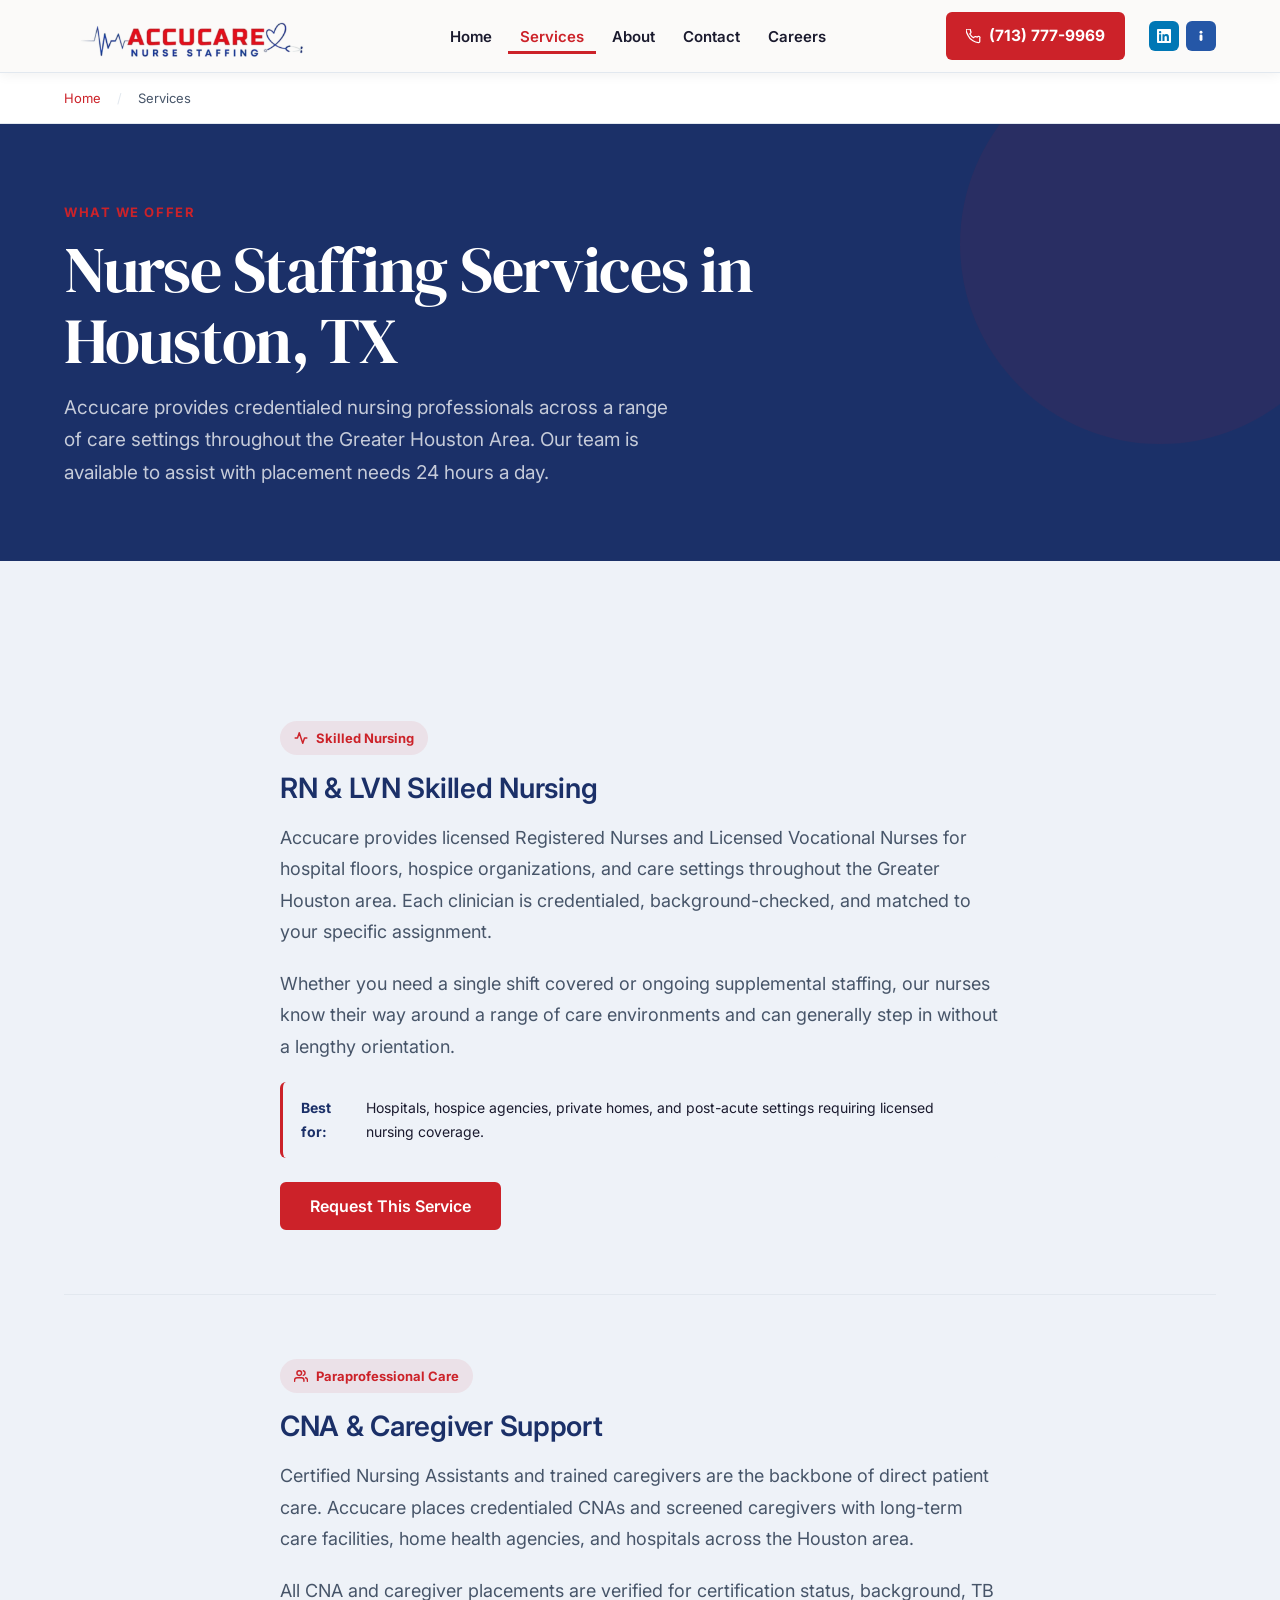
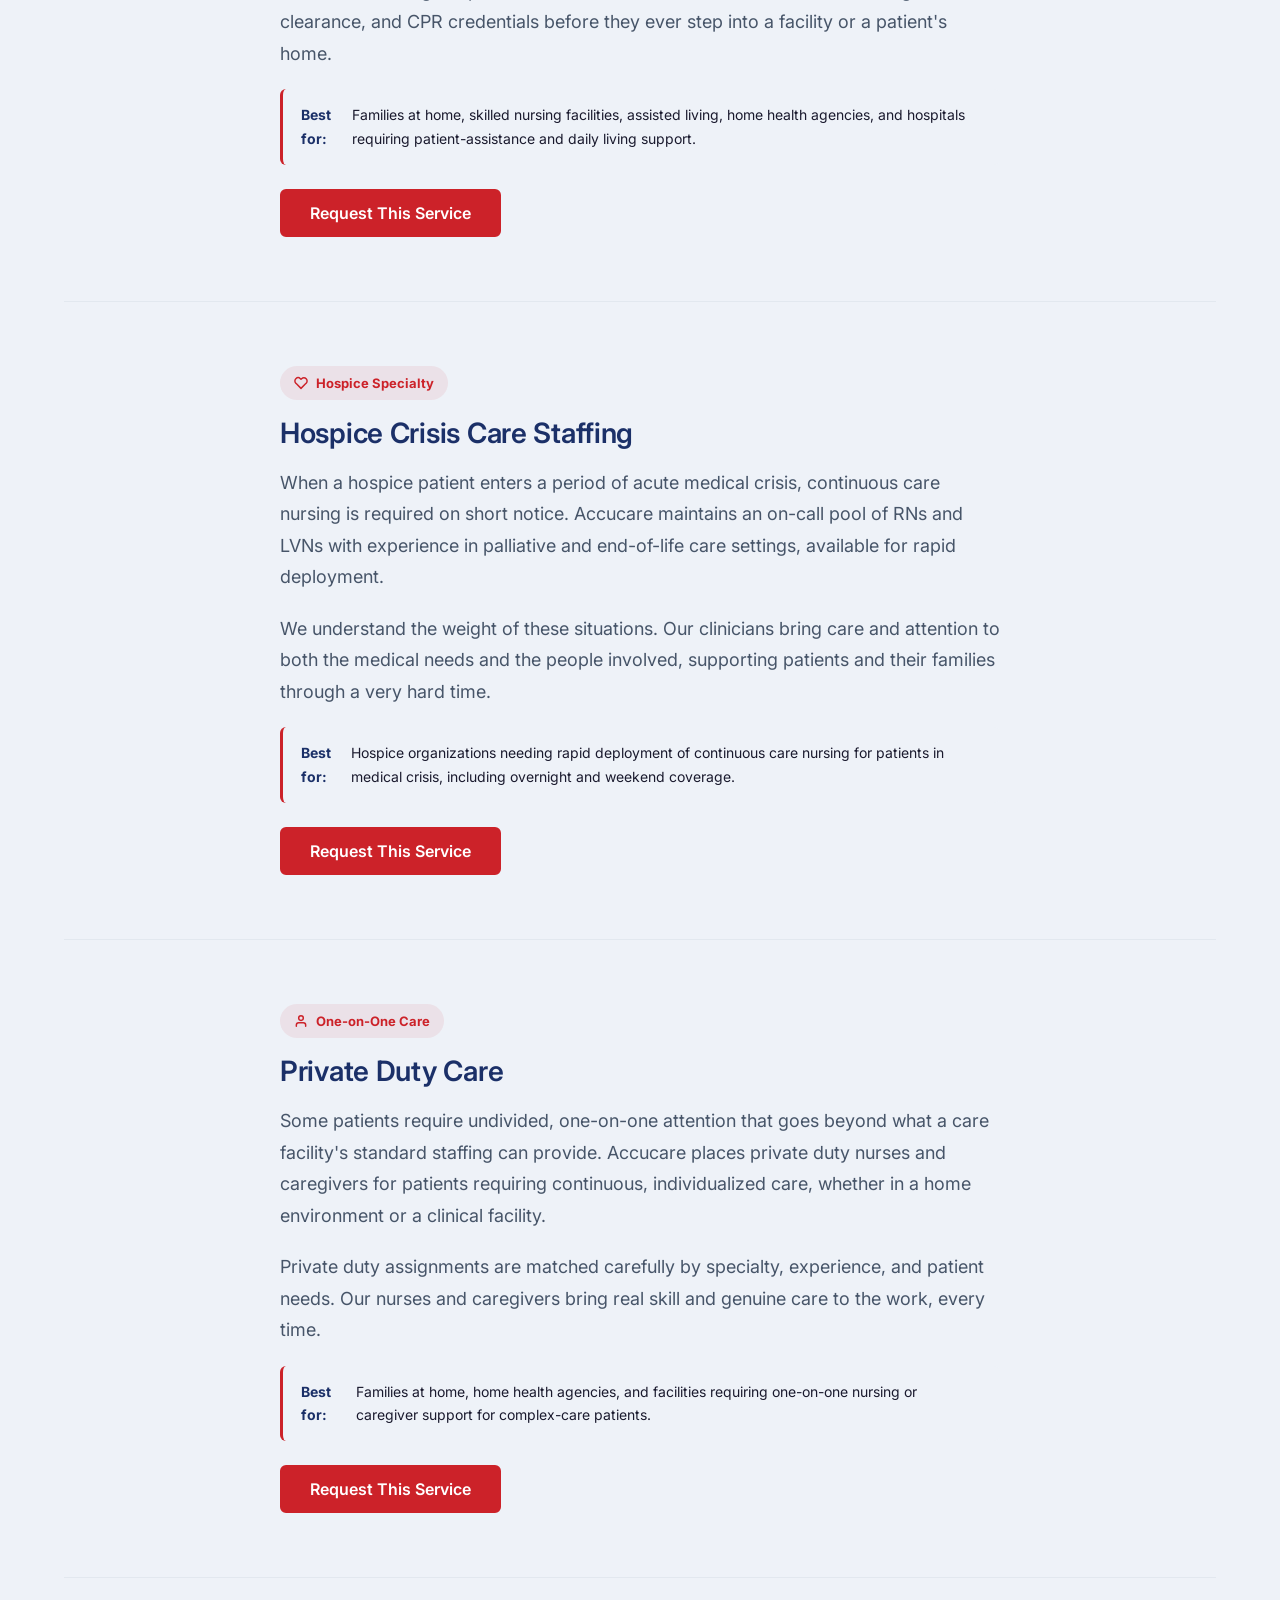
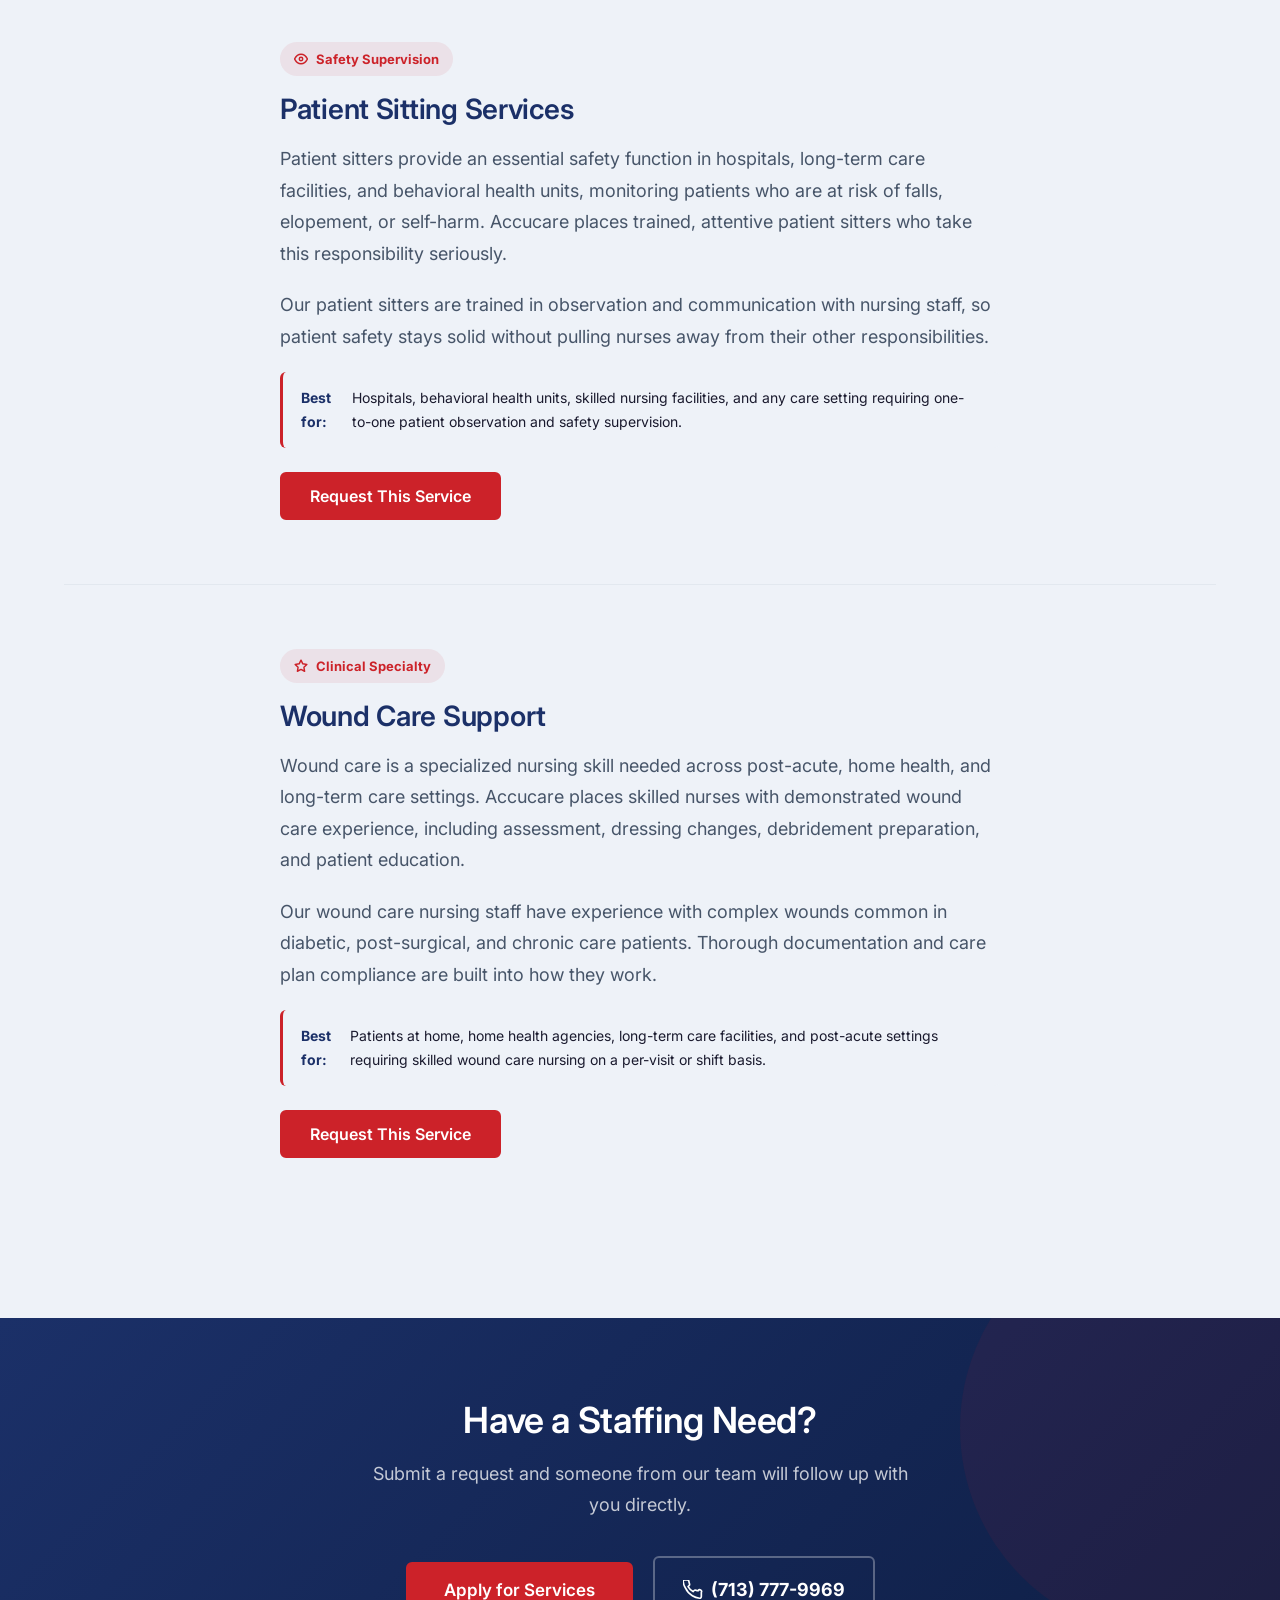
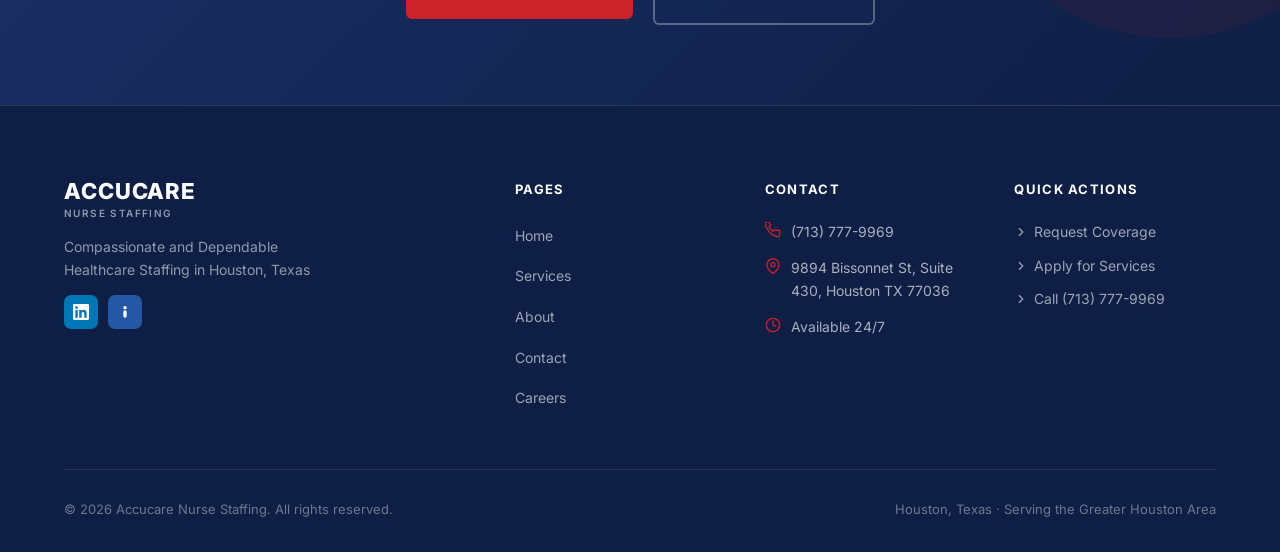
<file: services.html>
<!DOCTYPE html>
<html lang="en">
<head>
  <meta charset="UTF-8" />
  <meta name="viewport" content="width=device-width, initial-scale=1.0" />
  <title>Nurse Staffing Services in Houston, TX | Accucare Nurse Staffing</title>
  <meta name="description" content="Accucare Nurse Staffing offers RN, LVN, and CNA staffing services in Houston including hospice crisis care, on-call coverage, private duty care, patient sitting, and wound care support." />

  <!-- Favicon -->
  <link rel="icon" type="image/png" href="brandTheme/Heart.PNG?v=2" />

  <!-- Google Fonts -->
  <link rel="preconnect" href="https://fonts.googleapis.com" />
  <link rel="preconnect" href="https://fonts.gstatic.com" crossorigin />
  <link href="https://fonts.googleapis.com/css2?family=Inter:wght@400;600;700&family=DM+Serif+Display:ital@0;1&display=swap" rel="stylesheet" />

  <link rel="stylesheet" href="css/styles.css" />

  <!-- Google Analytics: insert GA4 tag here -->
</head>
<body>

  <a class="skip-link" href="#main-content">Skip to main content</a>

  <!-- NAVIGATION -->
  <header>
    <nav class="nav" aria-label="Main navigation">
      <div class="container">
        <div class="nav__inner">
          <a href="index.html" class="nav__logo" aria-label="Accucare Nurse Staffing Home">
            <img src="brandTheme/AccuCare logo.PNG" alt="Accucare Nurse Staffing" class="nav__logo-img"></span>
          </a>
          <ul class="nav__links" role="list">
            <li><a href="index.html" class="nav__link">Home</a></li>
            <li><a href="services.html" class="nav__link nav__link--active">Services</a></li>
            <li><a href="about.html" class="nav__link">About</a></li>
            <li><a href="contact.html" class="nav__link">Contact</a></li>
            <li><a href="join-our-team.html" class="nav__link">Careers</a></li>
          </ul>
          <a href="tel:7137779969" class="nav__phone" aria-label="Call Accucare at (713) 777-9969">
            <svg viewBox="0 0 24 24" fill="none" stroke="currentColor" stroke-width="2" stroke-linecap="round" stroke-linejoin="round" aria-hidden="true"><path d="M22 16.92v3a2 2 0 01-2.18 2 19.79 19.79 0 01-8.63-3.07A19.5 19.5 0 013.07 9.82 19.79 19.79 0 01.07 1.18 2 2 0 012.07 0h3a2 2 0 012 1.72c.127.96.361 1.903.7 2.81a2 2 0 01-.45 2.11L6.09 7.91a16 16 0 006 6l1.27-1.27a2 2 0 012.11-.45c.907.339 1.85.573 2.81.7A2 2 0 0122 14.92v2z"/></svg>
            (713) 777-9969
          </a>
          <!-- Social Icons -->
          <div class="nav__socials">
            <a href="https://www.linkedin.com/company/accucarenursestaffing/" class="nav__social-link nav__social-link--linkedin" target="_blank" rel="noopener noreferrer" aria-label="Follow Accucare on LinkedIn">
              <svg viewBox="0 0 24 24" fill="currentColor" aria-hidden="true">
                <path d="M20.447 20.452h-3.554v-5.569c0-1.328-.027-3.037-1.852-3.037-1.853 0-2.136 1.445-2.136 2.939v5.667H9.351V9h3.414v1.561h.046c.477-.9 1.637-1.85 3.37-1.85 3.601 0 4.267 2.37 4.267 5.455v6.286zM5.337 7.433a2.062 2.062 0 01-2.063-2.065 2.064 2.064 0 112.063 2.065zm1.782 13.019H3.555V9h3.564v11.452zM22.225 0H1.771C.792 0 0 .774 0 1.729v20.542C0 23.227.792 24 1.771 24h20.451C23.2 24 24 23.227 24 22.271V1.729C24 .774 23.2 0 22.222 0h.003z"/>
              </svg>
            </a>
            <a href="https://www.indeed.com/cmp/Accucare-Nure-Staffing" class="nav__social-link nav__social-link--indeed" target="_blank" rel="noopener noreferrer" aria-label="View Accucare on Indeed">
              <svg viewBox="0 0 24 24" fill="currentColor" aria-hidden="true">
                <circle cx="12" cy="5.5" r="2.5"/>
                <rect x="9.5" y="9.5" width="5" height="11" rx="2.5"/>
              </svg>
            </a>
          </div>
          <button class="nav__hamburger" aria-label="Open navigation menu" aria-expanded="false" aria-controls="mobile-menu">
            <span></span><span></span><span></span>
          </button>
        </div>
      </div>
      <div class="nav__mobile" id="mobile-menu" role="navigation" aria-label="Mobile navigation">
        <a href="index.html" class="nav__link">Home</a>
        <a href="services.html" class="nav__link">Services</a>
        <a href="about.html" class="nav__link">About</a>
        <a href="contact.html" class="nav__link">Contact</a>
        <a href="join-our-team.html" class="nav__link">Careers</a>
        <a href="tel:7137779969" class="nav__phone"><svg viewBox="0 0 24 24" fill="none" stroke="currentColor" stroke-width="2" stroke-linecap="round" stroke-linejoin="round" aria-hidden="true"><path d="M22 16.92v3a2 2 0 01-2.18 2 19.79 19.79 0 01-8.63-3.07A19.5 19.5 0 013.07 9.82 19.79 19.79 0 01.07 1.18 2 2 0 012.07 0h3a2 2 0 012 1.72c.127.96.361 1.903.7 2.81a2 2 0 01-.45 2.11L6.09 7.91a16 16 0 006 6l1.27-1.27a2 2 0 012.11-.45c.907.339 1.85.573 2.81.7A2 2 0 0122 14.92v2z"/></svg>(713) 777-9969</a>
      </div>
    </nav>
  </header>

  <main id="main-content">

    <!-- Breadcrumb -->
    <div class="breadcrumb">
      <div class="container">
        <ol class="breadcrumb__list" aria-label="Breadcrumb">
          <li><a href="index.html">Home</a></li>
          <li class="breadcrumb__sep" aria-hidden="true">/</li>
          <li aria-current="page">Services</li>
        </ol>
      </div>
    </div>

    <!-- Page Hero -->
    <section class="page-hero" aria-labelledby="page-title">
      <div class="container">
        <span class="page-hero__eyebrow">What We Offer</span>
        <h1 id="page-title">Nurse Staffing Services in Houston, TX</h1>
        <p>Accucare provides credentialed nursing professionals across a range of care settings throughout the Greater Houston Area. Our team is available to assist with placement needs 24 hours a day.</p>
      </div>
    </section>

    <!-- Services Detail -->
    <section class="section" aria-label="Service details">
      <div class="container">

        <!-- 1. RN & LVN -->
        <article class="service-detail" id="rn-lvn-nursing" aria-labelledby="service-1-title">
          <div class="service-detail__inner">
            <div>
              <span class="service-detail__badge">
                <svg width="14" height="14" viewBox="0 0 24 24" fill="none" stroke="currentColor" stroke-width="2.5" stroke-linecap="round" stroke-linejoin="round" aria-hidden="true"><path d="M22 12h-4l-3 9L9 3l-3 9H2"/></svg>
                Skilled Nursing
              </span>
              <h2 id="service-1-title">RN &amp; LVN Skilled Nursing</h2>
              <p>Accucare provides licensed Registered Nurses and Licensed Vocational Nurses for hospital floors, hospice organizations, and care settings throughout the Greater Houston area. Each clinician is credentialed, background-checked, and matched to your specific assignment.</p>
              <p>Whether you need a single shift covered or ongoing supplemental staffing, our nurses know their way around a range of care environments and can generally step in without a lengthy orientation.</p>
              <div class="service-detail__best">
                <strong>Best for:&nbsp;</strong> Hospitals, hospice agencies, private homes, and post-acute settings requiring licensed nursing coverage.
              </div>
              <a href="#" class="btn btn--primary js-lead-modal">Request This Service</a>
            </div>
          </div>
        </article>

        <!-- 2. CNA / Caregiver -->
        <article class="service-detail" id="cna-caregiver" aria-labelledby="service-2-title">
          <div class="service-detail__inner">
            <div>
              <span class="service-detail__badge">
                <svg width="14" height="14" viewBox="0 0 24 24" fill="none" stroke="currentColor" stroke-width="2.5" stroke-linecap="round" stroke-linejoin="round" aria-hidden="true"><path d="M17 21v-2a4 4 0 00-4-4H5a4 4 0 00-4 4v2"/><circle cx="9" cy="7" r="4"/><path d="M23 21v-2a4 4 0 00-3-3.87"/><path d="M16 3.13a4 4 0 010 7.75"/></svg>
                Paraprofessional Care
              </span>
              <h2 id="service-2-title">CNA &amp; Caregiver Support</h2>
              <p>Certified Nursing Assistants and trained caregivers are the backbone of direct patient care. Accucare places credentialed CNAs and screened caregivers with long-term care facilities, home health agencies, and hospitals across the Houston area.</p>
              <p>All CNA and caregiver placements are verified for certification status, background, TB clearance, and CPR credentials before they ever step into a facility or a patient's home.</p>
              <div class="service-detail__best">
                <strong>Best for:&nbsp;</strong> Families at home, skilled nursing facilities, assisted living, home health agencies, and hospitals requiring patient-assistance and daily living support.
              </div>
              <a href="#" class="btn btn--primary js-lead-modal">Request This Service</a>
            </div>
          </div>
        </article>

        <!-- 3. Hospice Crisis Care -->
        <article class="service-detail" id="hospice-crisis-care" aria-labelledby="service-3-title">
          <div class="service-detail__inner">
            <div>
              <span class="service-detail__badge">
                <svg width="14" height="14" viewBox="0 0 24 24" fill="none" stroke="currentColor" stroke-width="2.5" stroke-linecap="round" stroke-linejoin="round" aria-hidden="true"><path d="M20.84 4.61a5.5 5.5 0 00-7.78 0L12 5.67l-1.06-1.06a5.5 5.5 0 00-7.78 7.78l1.06 1.06L12 21.23l7.78-7.78 1.06-1.06a5.5 5.5 0 000-7.78z"/></svg>
                Hospice Specialty
              </span>
              <h2 id="service-3-title">Hospice Crisis Care Staffing</h2>
              <p>When a hospice patient enters a period of acute medical crisis, continuous care nursing is required on short notice. Accucare maintains an on-call pool of RNs and LVNs with experience in palliative and end-of-life care settings, available for rapid deployment.</p>
              <p>We understand the weight of these situations. Our clinicians bring care and attention to both the medical needs and the people involved, supporting patients and their families through a very hard time.</p>
              <div class="service-detail__best">
                <strong>Best for:&nbsp;</strong> Hospice organizations needing rapid deployment of continuous care nursing for patients in medical crisis, including overnight and weekend coverage.
              </div>
              <a href="#" class="btn btn--primary js-lead-modal">Request This Service</a>
            </div>
          </div>
        </article>

        <!-- 5. Private Duty Care -->
        <article class="service-detail" id="private-duty" aria-labelledby="service-5-title">
          <div class="service-detail__inner">
            <div>
              <span class="service-detail__badge">
                <svg width="14" height="14" viewBox="0 0 24 24" fill="none" stroke="currentColor" stroke-width="2.5" stroke-linecap="round" stroke-linejoin="round" aria-hidden="true"><path d="M20 21v-2a4 4 0 00-4-4H8a4 4 0 00-4 4v2"/><circle cx="12" cy="7" r="4"/></svg>
                One-on-One Care
              </span>
              <h2 id="service-5-title">Private Duty Care</h2>
              <p>Some patients require undivided, one-on-one attention that goes beyond what a care facility's standard staffing can provide. Accucare places private duty nurses and caregivers for patients requiring continuous, individualized care, whether in a home environment or a clinical facility.</p>
              <p>Private duty assignments are matched carefully by specialty, experience, and patient needs. Our nurses and caregivers bring real skill and genuine care to the work, every time.</p>
              <div class="service-detail__best">
                <strong>Best for:&nbsp;</strong> Families at home, home health agencies, and facilities requiring one-on-one nursing or caregiver support for complex-care patients.
              </div>
              <a href="#" class="btn btn--primary js-lead-modal">Request This Service</a>
            </div>
          </div>
        </article>

        <!-- 6. Patient Sitting -->
        <article class="service-detail" id="patient-sitting" aria-labelledby="service-6-title">
          <div class="service-detail__inner">
            <div>
              <span class="service-detail__badge">
                <svg width="14" height="14" viewBox="0 0 24 24" fill="none" stroke="currentColor" stroke-width="2.5" stroke-linecap="round" stroke-linejoin="round" aria-hidden="true"><path d="M1 12s4-8 11-8 11 8 11 8-4 8-11 8-11-8-11-8z"/><circle cx="12" cy="12" r="3"/></svg>
                Safety Supervision
              </span>
              <h2 id="service-6-title">Patient Sitting Services</h2>
              <p>Patient sitters provide an essential safety function in hospitals, long-term care facilities, and behavioral health units, monitoring patients who are at risk of falls, elopement, or self-harm. Accucare places trained, attentive patient sitters who take this responsibility seriously.</p>
              <p>Our patient sitters are trained in observation and communication with nursing staff, so patient safety stays solid without pulling nurses away from their other responsibilities.</p>
              <div class="service-detail__best">
                <strong>Best for:&nbsp;</strong> Hospitals, behavioral health units, skilled nursing facilities, and any care setting requiring one-to-one patient observation and safety supervision.
              </div>
              <a href="#" class="btn btn--primary js-lead-modal">Request This Service</a>
            </div>
          </div>
        </article>

        <!-- 7. Wound Care -->
        <article class="service-detail" id="wound-care" aria-labelledby="service-7-title">
          <div class="service-detail__inner">
            <div>
              <span class="service-detail__badge">
                <svg width="14" height="14" viewBox="0 0 24 24" fill="none" stroke="currentColor" stroke-width="2.5" stroke-linecap="round" stroke-linejoin="round" aria-hidden="true"><path d="M12 2l3.09 6.26L22 9.27l-5 4.87 1.18 6.88L12 17.77l-6.18 3.25L7 14.14 2 9.27l6.91-1.01L12 2z"/></svg>
                Clinical Specialty
              </span>
              <h2 id="service-7-title">Wound Care Support</h2>
              <p>Wound care is a specialized nursing skill needed across post-acute, home health, and long-term care settings. Accucare places skilled nurses with demonstrated wound care experience, including assessment, dressing changes, debridement preparation, and patient education.</p>
              <p>Our wound care nursing staff have experience with complex wounds common in diabetic, post-surgical, and chronic care patients. Thorough documentation and care plan compliance are built into how they work.</p>
              <div class="service-detail__best">
                <strong>Best for:&nbsp;</strong> Patients at home, home health agencies, long-term care facilities, and post-acute settings requiring skilled wound care nursing on a per-visit or shift basis.
              </div>
              <a href="#" class="btn btn--primary js-lead-modal">Request This Service</a>
            </div>
          </div>
        </article>

      </div>
    </section>

    <!-- Closing CTA -->
    <section class="cta-banner" aria-labelledby="services-cta-heading">
      <div class="container">
        <h2 id="services-cta-heading">Have a Staffing Need?</h2>
        <p>Submit a request and someone from our team will follow up with you directly.</p>
        <div class="cta-banner__actions">
          <a href="#" class="btn btn--primary btn--lg js-lead-modal">Apply for Services</a>
          <a href="tel:7137779969" class="cta-banner__phone" aria-label="Call Accucare at (713) 777-9969">
            <svg viewBox="0 0 24 24" fill="none" stroke="currentColor" stroke-width="2" stroke-linecap="round" stroke-linejoin="round" aria-hidden="true"><path d="M22 16.92v3a2 2 0 01-2.18 2 19.79 19.79 0 01-8.63-3.07A19.5 19.5 0 013.07 9.82 19.79 19.79 0 01.07 1.18 2 2 0 012.07 0h3a2 2 0 012 1.72c.127.96.361 1.903.7 2.81a2 2 0 01-.45 2.11L6.09 7.91a16 16 0 006 6l1.27-1.27a2 2 0 012.11-.45c.907.339 1.85.573 2.81.7A2 2 0 0122 14.92v2z"/></svg>
            (713) 777-9969
          </a>
        </div>
      </div>
    </section>

  </main>

  <!-- FOOTER -->
  <footer class="footer" role="contentinfo">
    <div class="container">
      <div class="footer__main">
        <div class="footer__brand">
          <a href="index.html" class="nav__logo" aria-label="Accucare Nurse Staffing Home">
            <span class="footer__logo-wordmark">ACCUCARE<span>NURSE STAFFING</span></span></span>
          </a>
          <p class="footer__tagline">Compassionate and Dependable Healthcare Staffing in Houston, Texas</p>
          <div class="footer__socials">
            <a href="https://www.linkedin.com/company/accucarenursestaffing/" class="footer__social-link footer__social-link--linkedin" target="_blank" rel="noopener noreferrer" aria-label="Follow Accucare on LinkedIn">
              <svg viewBox="0 0 24 24" fill="currentColor" aria-hidden="true">
                <path d="M20.447 20.452h-3.554v-5.569c0-1.328-.027-3.037-1.852-3.037-1.853 0-2.136 1.445-2.136 2.939v5.667H9.351V9h3.414v1.561h.046c.477-.9 1.637-1.85 3.37-1.85 3.601 0 4.267 2.37 4.267 5.455v6.286zM5.337 7.433a2.062 2.062 0 01-2.063-2.065 2.064 2.064 0 112.063 2.065zm1.782 13.019H3.555V9h3.564v11.452zM22.225 0H1.771C.792 0 0 .774 0 1.729v20.542C0 23.227.792 24 1.771 24h20.451C23.2 24 24 23.227 24 22.271V1.729C24 .774 23.2 0 22.222 0h.003z"/>
              </svg>
            </a>
            <a href="https://www.indeed.com/cmp/Accucare-Nure-Staffing" class="footer__social-link footer__social-link--indeed" target="_blank" rel="noopener noreferrer" aria-label="View Accucare on Indeed">
              <svg viewBox="0 0 24 24" fill="currentColor" aria-hidden="true">
                <circle cx="12" cy="5.5" r="2.5"/>
                <rect x="9.5" y="9.5" width="5" height="11" rx="2.5"/>
              </svg>
            </a>
          </div>
        </div>
        <nav aria-label="Footer navigation">
          <div class="footer__col-title">Pages</div>
          <ul class="footer__nav" role="list">
            <li><a href="index.html">Home</a></li>
            <li><a href="services.html">Services</a></li>
            <li><a href="about.html">About</a></li>
            <li><a href="contact.html">Contact</a></li>
            <li><a href="join-our-team.html">Careers</a></li>
          </ul>
        </nav>
        <div>
          <div class="footer__col-title">Contact</div>
          <div class="footer__contact-item"><svg viewBox="0 0 24 24" fill="none" stroke="currentColor" stroke-width="2" stroke-linecap="round" stroke-linejoin="round" aria-hidden="true"><path d="M22 16.92v3a2 2 0 01-2.18 2 19.79 19.79 0 01-8.63-3.07A19.5 19.5 0 013.07 9.82 19.79 19.79 0 01.07 1.18 2 2 0 012.07 0h3a2 2 0 012 1.72c.127.96.361 1.903.7 2.81a2 2 0 01-.45 2.11L6.09 7.91a16 16 0 006 6l1.27-1.27a2 2 0 012.11-.45c.907.339 1.85.573 2.81.7A2 2 0 0122 14.92v2z"/></svg><a href="tel:7137779969">(713) 777-9969</a></div>
          <div class="footer__contact-item"><svg viewBox="0 0 24 24" fill="none" stroke="currentColor" stroke-width="2" stroke-linecap="round" stroke-linejoin="round" aria-hidden="true"><path d="M21 10c0 7-9 13-9 13s-9-6-9-13a9 9 0 0118 0z"/><circle cx="12" cy="10" r="3"/></svg>9894 Bissonnet St, Suite 430, Houston TX 77036</div>
          <div class="footer__contact-item"><svg viewBox="0 0 24 24" fill="none" stroke="currentColor" stroke-width="2" stroke-linecap="round" stroke-linejoin="round" aria-hidden="true"><circle cx="12" cy="12" r="10"/><polyline points="12 6 12 12 16 14"/></svg>Available 24/7</div>
        </div>
        <div>
          <div class="footer__col-title">Quick Actions</div>
          <div class="footer__quick-links">
            <a href="for-facilities.html"><svg viewBox="0 0 24 24" fill="none" stroke="currentColor" stroke-width="2" stroke-linecap="round" stroke-linejoin="round" aria-hidden="true"><polyline points="9 18 15 12 9 6"/></svg>Request Coverage</a>
            <a href="#" class="js-lead-modal"><svg viewBox="0 0 24 24" fill="none" stroke="currentColor" stroke-width="2" stroke-linecap="round" stroke-linejoin="round" aria-hidden="true"><polyline points="9 18 15 12 9 6"/></svg>Apply for Services</a>
            <a href="tel:7137779969"><svg viewBox="0 0 24 24" fill="none" stroke="currentColor" stroke-width="2" stroke-linecap="round" stroke-linejoin="round" aria-hidden="true"><polyline points="9 18 15 12 9 6"/></svg>Call (713) 777-9969</a>
          </div>
        </div>
      </div>
      <div class="footer__bottom">
        <p class="footer__copy">&copy; 2026 Accucare Nurse Staffing. All rights reserved.</p>
        <p class="footer__copy">Houston, Texas &middot; Serving the Greater Houston Area</p>
      </div>
    </div>
  </footer>

  <script src="js/main.js"></script>
</body>
</html>
</file>
<file: css/styles.css>
/* ============================================================
   Accucare Nurse Staffing — Main Stylesheet
   Design System: Navy + Red
   ============================================================ */

/* --- Google Fonts Import --- */
@import url('https://fonts.googleapis.com/css2?family=Inter:wght@400;600;700&family=DM+Serif+Display:ital@0;1&display=swap');

/* --- CSS Custom Properties --- */
:root {
  --navy: #1B3068;
  --teal: #CC2229;
  --teal-dark: #a8192a;
  --gold: #C8993A;
  --bg: #EEF2F8;
  --white: #FFFFFF;
  --text: #1A1A2E;
  --text-light: #475569;
  --green: #2E7D5E;
  --border: #E2E8EF;
  --shadow: 0 4px 20px rgba(27, 48, 104, 0.10);
  --shadow-md: 0 12px 40px rgba(27, 48, 104, 0.16);
  --radius: 14px;
  --radius-sm: 6px;
  --transition: 0.22s ease;
}

/* --- Reset & Base --- */
*, *::before, *::after {
  box-sizing: border-box;
  margin: 0;
  padding: 0;
}

html {
  scroll-behavior: smooth;
  font-size: 18px;
  overflow-x: hidden;
}

body {
  font-family: 'Inter', -apple-system, BlinkMacSystemFont, 'Segoe UI', sans-serif;
  color: var(--text);
  background: var(--bg);
  line-height: 1.7;
  -webkit-font-smoothing: antialiased;
  overflow-x: hidden;
}

img {
  max-width: 100%;
  display: block;
}

a {
  color: inherit;
  text-decoration: none;
}

ul {
  list-style: none;
}

/* --- Typography Scale --- */
h1 {
  font-family: 'DM Serif Display', serif;
  font-size: 64px;
  font-weight: 400;
  line-height: 1.1;
  letter-spacing: -0.02em;
}

h2 {
  font-size: 36px;
  font-weight: 600;
  line-height: 1.25;
  letter-spacing: -0.01em;
}

h3 {
  font-size: 22px;
  font-weight: 600;
  line-height: 1.35;
}

h4 {
  font-size: 18px;
  font-weight: 600;
  line-height: 1.4;
}

p {
  line-height: 1.7;
}

/* --- Utility Classes --- */
.container {
  max-width: 1200px;
  margin: 0 auto;
  padding: 0 24px;
}

.section {
  padding: 96px 0;
}

.section--alt {
  background: var(--white);
}

.section--navy {
  background: var(--navy);
  color: var(--white);
}

.section--light {
  background: var(--bg);
}

.text-center {
  text-align: center;
}

.text-teal {
  color: var(--teal);
}

.text-gold {
  color: var(--gold);
}

.text-light {
  color: var(--text-light);
}

.lead {
  font-size: 19px;
  color: var(--text-light);
  line-height: 1.7;
  max-width: 680px;
}

.section__header {
  margin-bottom: 56px;
}

.section__eyebrow {
  display: inline-block;
  font-size: 13px;
  font-weight: 700;
  letter-spacing: 0.12em;
  text-transform: uppercase;
  color: var(--teal);
  margin-bottom: 12px;
}

/* --- Buttons --- */
.btn {
  display: inline-flex;
  align-items: center;
  gap: 8px;
  padding: 14px 28px;
  font-size: 16px;
  font-weight: 600;
  border-radius: var(--radius-sm);
  border: 2px solid transparent;
  cursor: pointer;
  transition: background var(--transition), color var(--transition), border-color var(--transition), transform var(--transition), box-shadow var(--transition);
  text-decoration: none;
  line-height: 1;
  font-family: inherit;
}

.btn:focus-visible {
  outline: 3px solid var(--teal);
  outline-offset: 3px;
}

.btn--primary {
  background: var(--teal);
  color: var(--white);
  border-color: var(--teal);
}

.btn--primary:hover {
  background: var(--teal-dark);
  border-color: var(--teal-dark);
  transform: translateY(-1px);
  box-shadow: 0 4px 16px rgba(204, 34, 41, 0.3);
}

.btn--secondary {
  background: transparent;
  color: var(--white);
  border-color: var(--white);
}

.btn--secondary:hover {
  background: var(--white);
  color: var(--navy);
}

.btn--outline {
  background: transparent;
  color: var(--teal);
  border-color: var(--teal);
}

.btn--outline:hover {
  background: var(--teal);
  color: var(--white);
}

.btn--navy {
  background: var(--navy);
  color: var(--white);
  border-color: var(--navy);
}

.btn--navy:hover {
  background: #0a1f38;
  border-color: #0a1f38;
  transform: translateY(-1px);
}

.btn--lg {
  padding: 18px 36px;
  font-size: 17px;
}

/* ============================================================
   NAVIGATION
   ============================================================ */

.nav {
  position: sticky;
  top: 0;
  z-index: 1000;
  background: #fbfaf9;
  border-bottom: 1px solid var(--border);
  box-shadow: 0 2px 12px rgba(0, 0, 0, 0.06);
}

.nav__inner {
  display: flex;
  align-items: center;
  justify-content: space-between;
  height: 72px;
  gap: 24px;
}

/* Logo */
.nav__logo {
  display: flex;
  align-items: center;
  gap: 10px;
  text-decoration: none;
  flex-shrink: 0;
}

.nav__logo-icon {
  width: 36px;
  height: 36px;
  flex-shrink: 0;
}

.nav__logo-text {
  font-size: 17px;
  font-weight: 700;
  color: var(--navy);
  line-height: 1.2;
}

.nav__logo-text span {
  display: block;
  font-size: 11px;
  font-weight: 600;
  color: var(--teal);
  letter-spacing: 0.06em;
  text-transform: uppercase;
}

/* Links */
.nav__links {
  display: flex;
  align-items: center;
  gap: 4px;
  flex: 1;
  justify-content: center;
}

.nav__link {
  font-size: 15px;
  font-weight: 600;
  color: var(--text);
  padding: 8px 12px;
  border-radius: var(--radius-sm);
  transition: color var(--transition), background var(--transition);
  white-space: nowrap;
}

.nav__link:hover {
  color: var(--teal);
  background: rgba(204, 34, 41, 0.06);
}

.nav__link--active {
  color: var(--teal);
  background: transparent;
  border-bottom: 3px solid var(--teal);
  border-radius: 0;
  padding-bottom: 5px;
}

.nav--scrolled {
  box-shadow: 0 4px 24px rgba(0, 0, 0, 0.12);
}

.nav--scrolled .nav__inner {
  height: 60px;
  transition: height 0.22s ease;
}

/* Phone */
.nav__phone {
  display: flex;
  align-items: center;
  gap: 8px;
  background: var(--teal);
  color: var(--white);
  padding: 11px 20px;
  border-radius: var(--radius-sm);
  font-size: 15.5px;
  font-weight: 700;
  white-space: nowrap;
  transition: background var(--transition);
  flex-shrink: 0;
}

.nav__phone:hover {
  background: var(--teal-dark);
}

.nav__phone svg {
  width: 15px;
  height: 15px;
}

/* Nav Social Icons */
.nav__socials {
  display: flex;
  align-items: center;
  gap: 7px;
}

.nav__social-link {
  display: flex;
  align-items: center;
  justify-content: center;
  width: 30px;
  height: 30px;
  border-radius: 6px;
  color: white;
  transition: opacity 0.2s, transform 0.15s;
  flex-shrink: 0;
  text-decoration: none;
}

.nav__social-link:hover {
  opacity: 0.8;
  transform: translateY(-1px);
}

.nav__social-link svg {
  width: 14px;
  height: 14px;
}

.nav__social-link--linkedin { background: #0077B5; }
.nav__social-link--indeed   { background: #2557A7; }

/* Footer Social Icons */
.footer__socials {
  display: flex;
  align-items: center;
  gap: 10px;
  margin-top: 14px;
}

.footer__social-link {
  display: flex;
  align-items: center;
  justify-content: center;
  width: 34px;
  height: 34px;
  border-radius: 7px;
  color: white;
  transition: opacity 0.2s, transform 0.15s;
  text-decoration: none;
}

.footer__social-link:hover {
  opacity: 0.8;
  transform: translateY(-2px);
}

.footer__social-link svg {
  width: 16px;
  height: 16px;
}

.footer__social-link--linkedin { background: #0077B5; }
.footer__social-link--indeed   { background: #2557A7; }

/* Hamburger */
.nav__hamburger {
  display: none;
  flex-direction: column;
  gap: 5px;
  background: none;
  border: none;
  cursor: pointer;
  padding: 8px;
  border-radius: var(--radius-sm);
  transition: background var(--transition);
}

.nav__hamburger:focus-visible {
  outline: 3px solid var(--teal);
  outline-offset: 2px;
}

.nav__hamburger:hover {
  background: var(--bg);
}

.nav__hamburger span {
  display: block;
  width: 24px;
  height: 2px;
  background: var(--navy);
  border-radius: 2px;
  transition: transform var(--transition), opacity var(--transition);
}

.nav__hamburger.is-open span:nth-child(1) {
  transform: translateY(7px) rotate(45deg);
}

.nav__hamburger.is-open span:nth-child(2) {
  opacity: 0;
}

.nav__hamburger.is-open span:nth-child(3) {
  transform: translateY(-7px) rotate(-45deg);
}

/* Mobile drawer */
.nav__mobile {
  display: none;
  flex-direction: column;
  background: var(--white);
  border-top: 1px solid var(--border);
  padding: 16px 24px 24px;
  gap: 4px;
}

.nav__mobile.is-open {
  display: flex;
}

.nav__mobile .nav__link {
  display: block;
  padding: 12px 16px;
  font-size: 16px;
}

.nav__mobile .nav__phone {
  margin-top: 12px;
  justify-content: center;
  font-size: 16px;
}

/* ============================================================
   HERO
   ============================================================ */

.hero {
  position: relative;
  min-height: 740px;
  display: flex;
  align-items: center;
  overflow: hidden;
}

.hero__bg {
  position: absolute;
  inset: 0;
  background-image: url('https://images.unsplash.com/photo-1576091160550-2173dba999ef?w=1920&q=80');
  background-size: cover;
  background-position: center 30%;
  background-repeat: no-repeat;
}

.hero__overlay {
  position: absolute;
  inset: 0;
  background: linear-gradient(105deg, rgba(15,30,64,0.90) 0%, rgba(15,30,64,0.72) 55%, rgba(15,30,64,0.38) 100%);
}

.hero__content {
  position: relative;
  z-index: 2;
  max-width: 760px;
  padding: 96px 0;
}

.hero__eyebrow {
  display: inline-flex;
  align-items: center;
  gap: 8px;
  background: rgba(204, 34, 41, 0.18);
  border: 1px solid rgba(204, 34, 41, 0.4);
  color: rgba(255, 255, 255, 0.9);
  padding: 6px 14px;
  border-radius: 100px;
  font-size: 13px;
  font-weight: 600;
  letter-spacing: 0.08em;
  text-transform: uppercase;
  margin-bottom: 24px;
}

.hero h1 {
  color: var(--white);
  margin-bottom: 24px;
}

.hero__sub {
  font-size: 19px;
  color: rgba(255, 255, 255, 0.85);
  line-height: 1.7;
  margin-bottom: 36px;
  max-width: 620px;
}

.hero__actions {
  display: flex;
  gap: 16px;
  flex-wrap: wrap;
  margin-bottom: 32px;
}

.hero__trust {
  display: flex;
  align-items: center;
  gap: 8px;
  color: rgba(255, 255, 255, 0.7);
  font-size: 14px;
  font-weight: 500;
  flex-wrap: wrap;
}

.hero__trust-dot {
  width: 4px;
  height: 4px;
  border-radius: 50%;
  background: rgba(255,255,255,0.45);
  flex-shrink: 0;
}

/* ============================================================
   TRUST BAR
   ============================================================ */

.trust-bar {
  background: var(--white);
  border-bottom: 1px solid var(--border);
  padding: 28px 0;
}

.trust-bar__grid {
  display: flex;
  align-items: center;
  justify-content: center;
  gap: 0;
  flex-wrap: wrap;
}

.trust-bar__item {
  display: flex;
  align-items: center;
  gap: 10px;
  font-size: 14px;
  font-weight: 600;
  color: var(--text);
  white-space: nowrap;
  padding: 0 28px;
}

.trust-bar__item svg {
  width: 22px;
  height: 22px;
  color: var(--teal);
  flex-shrink: 0;
}

.trust-bar__divider {
  width: 1px;
  height: 32px;
  background: var(--border);
  flex-shrink: 0;
}

/* ============================================================
   WHO WE SERVE
   ============================================================ */

.who-we-serve__intro {
  max-width: 640px;
  margin-bottom: 48px;
}

.who-we-serve__grid {
  display: flex;
  justify-content: center;
  gap: 28px;
  flex-wrap: wrap;
}

.who-we-serve__grid .serve-card {
  flex: 0 1 480px;
}

.serve-card {
  background: var(--white);
  border-radius: var(--radius);
  border: 1px solid var(--border);
  border-left: 4px solid var(--teal);
  padding: 44px 40px;
  box-shadow: var(--shadow);
  display: flex;
  flex-direction: column;
  transition: box-shadow var(--transition), transform var(--transition);
}

.serve-card:hover {
  box-shadow: var(--shadow-md);
  transform: translateY(-3px);
}

.serve-card__icon {
  width: 56px;
  height: 56px;
  background: rgba(204, 34, 41, 0.09);
  border-radius: 12px;
  display: flex;
  align-items: center;
  justify-content: center;
  margin-bottom: 24px;
}

.serve-card__icon svg {
  width: 28px;
  height: 28px;
  color: var(--teal);
}

.serve-card__label {
  font-size: 12px;
  font-weight: 700;
  letter-spacing: 0.1em;
  text-transform: uppercase;
  color: var(--teal);
  margin-bottom: 10px;
}

.serve-card h3 {
  font-size: 26px;
  color: var(--navy);
  margin-bottom: 14px;
}

.serve-card p {
  color: var(--text-light);
  margin-bottom: 28px;
  flex: 1;
}

/* ============================================================
   SERVICES GRID
   ============================================================ */

.services-grid__grid {
  display: grid;
  grid-template-columns: repeat(3, 1fr);
  gap: 24px;
  margin-bottom: 48px;
}

.service-card {
  background: var(--white);
  border-radius: var(--radius);
  border: 1px solid var(--border);
  padding: 32px 28px;
  box-shadow: var(--shadow);
  transition: box-shadow var(--transition), transform var(--transition), border-color var(--transition);
  position: relative;
  overflow: hidden;
}

.service-card::before {
  content: '';
  position: absolute;
  top: 0;
  left: 0;
  right: 0;
  height: 3px;
  background: var(--teal);
  transform: scaleX(0);
  transform-origin: left;
  transition: transform var(--transition);
}

.service-card:hover {
  box-shadow: var(--shadow-md);
  transform: translateY(-3px);
  border-color: rgba(204, 34, 41, 0.25);
}

.service-card:hover::before {
  transform: scaleX(1);
}

.service-card__icon {
  width: 48px;
  height: 48px;
  background: rgba(204, 34, 41, 0.09);
  border-radius: 10px;
  display: flex;
  align-items: center;
  justify-content: center;
  margin-bottom: 18px;
}

.service-card__icon svg {
  width: 24px;
  height: 24px;
  color: var(--teal);
}

.service-card h3 {
  font-size: 18px;
  color: var(--navy);
  margin-bottom: 10px;
}

.service-card p {
  font-size: 15px;
  color: var(--text-light);
  line-height: 1.65;
}

/* ============================================================
   STAFFING VERTICALS
   ============================================================ */

.verticals__grid {
  display: grid;
  grid-template-columns: repeat(3, 1fr);
  gap: 20px;
  max-width: 900px;
  margin: 0 auto;
}

.vertical-card {
  background: rgba(255, 255, 255, 0.08);
  border: 1px solid rgba(255, 255, 255, 0.15);
  border-radius: var(--radius);
  padding: 32px 24px;
  transition: background var(--transition), transform var(--transition);
}

.vertical-card:hover {
  background: rgba(255, 255, 255, 0.13);
  transform: translateY(-3px);
}

.vertical-card__icon {
  width: 48px;
  height: 48px;
  background: rgba(204, 34, 41, 0.2);
  border-radius: 10px;
  display: flex;
  align-items: center;
  justify-content: center;
  margin-bottom: 18px;
}

.vertical-card__icon svg {
  width: 24px;
  height: 24px;
  color: rgba(255, 255, 255, 0.9);
}

.vertical-card h3 {
  font-size: 18px;
  color: var(--white);
  margin-bottom: 10px;
}

.vertical-card p {
  font-size: 15px;
  color: rgba(255, 255, 255, 0.7);
  line-height: 1.65;
}

/* ============================================================
   WHY ACCUCARE
   ============================================================ */

.why-grid {
  display: grid;
  grid-template-columns: repeat(3, 1fr);
  gap: 32px;
}

.why-card {
  background: var(--white);
  border-radius: var(--radius);
  border: 1px solid var(--border);
  padding: 36px 32px;
  box-shadow: var(--shadow);
  position: relative;
  overflow: hidden;
}

.why-card__number {
  position: absolute;
  top: 20px;
  right: 24px;
  font-size: 64px;
  font-weight: 700;
  color: rgba(204, 34, 41, 0.07);
  line-height: 1;
  font-family: 'DM Serif Display', serif;
}

.why-card__icon {
  width: 52px;
  height: 52px;
  background: rgba(204, 34, 41, 0.09);
  border-radius: 12px;
  display: flex;
  align-items: center;
  justify-content: center;
  margin-bottom: 20px;
}

.why-card__icon svg {
  width: 26px;
  height: 26px;
  color: var(--teal);
}

.serve-card__icon,
.why-card__icon,
.value-card__icon {
  background: linear-gradient(135deg, rgba(204,34,41,0.14) 0%, rgba(27,48,104,0.10) 100%);
  box-shadow: 0 2px 8px rgba(204, 34, 41, 0.12);
}

.serve-card__icon {
  width: 60px;
  height: 60px;
}

.why-card__icon {
  width: 60px;
  height: 60px;
}

.why-card h3 {
  color: var(--navy);
  margin-bottom: 12px;
  font-size: 20px;
}

.why-card p {
  color: var(--text-light);
  font-size: 15px;
  line-height: 1.7;
}

/* ============================================================
   TESTIMONIALS
   ============================================================ */

.testimonials__grid {
  display: grid;
  grid-template-columns: 1fr 1fr;
  gap: 28px;
}

.testimonial-card {
  background: var(--white);
  border-radius: var(--radius);
  border: 1px solid var(--border);
  padding: 40px 36px;
  box-shadow: var(--shadow);
  position: relative;
}

.testimonial-card::before {
  content: '\201C';
  position: absolute;
  top: 20px;
  left: 28px;
  font-size: 80px;
  color: var(--teal);
  opacity: 0.2;
  font-family: 'DM Serif Display', serif;
  line-height: 1;
}

.testimonial-card__quote {
  font-size: 17px;
  color: var(--text);
  line-height: 1.75;
  font-style: italic;
  font-family: 'DM Serif Display', serif;
  margin-bottom: 24px;
  padding-top: 16px;
}

.testimonial-card__author {
  display: flex;
  align-items: center;
  gap: 12px;
}

.testimonial-card__avatar {
  width: 44px;
  height: 44px;
  border-radius: 50%;
  background: rgba(204, 34, 41, 0.12);
  display: flex;
  align-items: center;
  justify-content: center;
  flex-shrink: 0;
}

.testimonial-card__avatar svg {
  width: 22px;
  height: 22px;
  color: var(--teal);
}

.testimonial-card__name {
  font-weight: 700;
  font-size: 15px;
  color: var(--navy);
}

.testimonial-card__role {
  font-size: 13px;
  color: var(--text-light);
  margin-top: 2px;
}

.testimonial-card__stars {
  display: flex;
  gap: 3px;
  margin-bottom: 16px;
}

.testimonial-card__stars svg {
  width: 16px;
  height: 16px;
  color: var(--gold);
  fill: var(--gold);
}

/* ============================================================
   CTA BANNER
   ============================================================ */

.cta-banner {
  background: linear-gradient(135deg, #1B3068 0%, #0e1e44 100%);
  padding: 80px 0;
  text-align: center;
  position: relative;
  overflow: hidden;
}

.cta-banner::after {
  content: '';
  position: absolute;
  top: -100px;
  right: -100px;
  width: 420px;
  height: 420px;
  border-radius: 50%;
  background: rgba(204, 34, 41, 0.08);
  pointer-events: none;
}

.cta-banner h2 {
  color: var(--white);
  margin-bottom: 16px;
}

.cta-banner p {
  color: rgba(255, 255, 255, 0.75);
  font-size: 18px;
  margin-bottom: 36px;
  max-width: 560px;
  margin-left: auto;
  margin-right: auto;
}

.cta-banner__actions {
  display: flex;
  align-items: center;
  justify-content: center;
  gap: 20px;
  flex-wrap: wrap;
}

.cta-banner__phone {
  color: var(--white);
  font-size: 18px;
  font-weight: 700;
  display: inline-flex;
  align-items: center;
  gap: 8px;
  border: 2px solid rgba(255, 255, 255, 0.3);
  border-radius: var(--radius-sm);
  padding: 17px 28px;
  transition: border-color var(--transition), background var(--transition);
}

.cta-banner__phone:hover {
  border-color: rgba(255, 255, 255, 0.65);
  background: rgba(255, 255, 255, 0.07);
  color: var(--white);
}

.cta-banner__phone svg {
  width: 20px;
  height: 20px;
}

/* ============================================================
   FOOTER
   ============================================================ */

.footer {
  background: #0e1e44;
  color: rgba(255, 255, 255, 0.8);
  padding: 72px 0 32px;
  border-top: 1px solid rgba(255, 255, 255, 0.12);
}

.footer__main {
  display: grid;
  grid-template-columns: 2fr 1fr 1fr 1fr;
  gap: 48px;
  margin-bottom: 56px;
}

.footer__brand .nav__logo-text {
  color: var(--white);
}

.footer__brand .nav__logo-text span {
  color: var(--teal);
}

.footer__tagline {
  margin-top: 16px;
  font-size: 14px;
  color: rgba(255, 255, 255, 0.55);
  line-height: 1.65;
  max-width: 280px;
}

.footer__col-title {
  font-size: 13px;
  font-weight: 700;
  letter-spacing: 0.1em;
  text-transform: uppercase;
  color: var(--white);
  margin-bottom: 20px;
}

.footer__nav {
  display: flex;
  flex-direction: column;
  gap: 10px;
}

.footer__nav a {
  font-size: 14px;
  color: rgba(255, 255, 255, 0.6);
  transition: color var(--transition);
}

.footer__nav a:hover {
  color: var(--teal);
}

.footer__contact-item {
  display: flex;
  align-items: flex-start;
  gap: 10px;
  font-size: 14px;
  color: rgba(255, 255, 255, 0.65);
  margin-bottom: 12px;
}

.footer__contact-item svg {
  width: 16px;
  height: 16px;
  color: var(--teal);
  flex-shrink: 0;
  margin-top: 2px;
}

.footer__contact-item a {
  color: inherit;
  transition: color var(--transition);
}

.footer__contact-item a:hover {
  color: var(--teal);
}

.footer__quick-links {
  display: flex;
  flex-direction: column;
  gap: 10px;
}

.footer__quick-links a {
  display: inline-flex;
  align-items: center;
  gap: 6px;
  font-size: 14px;
  color: rgba(255, 255, 255, 0.6);
  transition: color var(--transition);
}

.footer__quick-links a:hover {
  color: var(--teal);
}

.footer__quick-links a svg {
  width: 14px;
  height: 14px;
  flex-shrink: 0;
}

.footer__bottom {
  border-top: 1px solid rgba(255, 255, 255, 0.1);
  padding-top: 28px;
  display: flex;
  align-items: center;
  justify-content: space-between;
  gap: 16px;
  flex-wrap: wrap;
}

.footer__copy {
  font-size: 13px;
  color: rgba(255, 255, 255, 0.4);
}

/* ============================================================
   PAGE HERO (inner pages)
   ============================================================ */

.page-hero {
  background: var(--navy);
  padding: 72px 0;
  position: relative;
  overflow: hidden;
}

.page-hero::after {
  content: '';
  position: absolute;
  top: -80px;
  right: -80px;
  width: 400px;
  height: 400px;
  border-radius: 50%;
  background: rgba(204, 34, 41, 0.08);
  pointer-events: none;
}

.page-hero__eyebrow {
  display: inline-block;
  font-size: 13px;
  font-weight: 700;
  letter-spacing: 0.12em;
  text-transform: uppercase;
  color: var(--teal);
  margin-bottom: 12px;
}

.page-hero h1 {
  color: var(--white);
  margin-bottom: 16px;
  max-width: 760px;
}

.page-hero p {
  color: rgba(255, 255, 255, 0.75);
  font-size: 19px;
  max-width: 620px;
  line-height: 1.7;
}

/* ============================================================
   SERVICES PAGE
   ============================================================ */

.service-detail {
  padding: 64px 0;
  border-bottom: 1px solid var(--border);
}

.service-detail:last-of-type {
  border-bottom: none;
}

.service-detail__inner {
  display: block;
  max-width: 720px;
  margin: 0 auto;
}

.service-detail__badge {
  display: inline-flex;
  align-items: center;
  gap: 8px;
  background: rgba(204, 34, 41, 0.08);
  color: var(--teal);
  padding: 6px 14px;
  border-radius: 100px;
  font-size: 13px;
  font-weight: 700;
  margin-bottom: 16px;
}

.service-detail h2 {
  color: var(--navy);
  margin-bottom: 16px;
  font-size: 28px;
}

.service-detail p {
  color: var(--text-light);
  margin-bottom: 20px;
  line-height: 1.75;
}

.service-detail__best {
  display: flex;
  align-items: flex-start;
  gap: 10px;
  background: var(--bg);
  border-radius: var(--radius-sm);
  padding: 14px 18px;
  font-size: 14px;
  margin-bottom: 24px;
  border-left: 3px solid var(--teal);
}

.service-detail__best strong {
  color: var(--navy);
}

.service-detail__highlights {
  background: var(--bg);
  border-radius: var(--radius);
  padding: 28px 24px;
  align-self: start;
  position: sticky;
  top: 100px;
}

.service-detail__highlights h4 {
  font-size: 13px;
  font-weight: 700;
  letter-spacing: 0.08em;
  text-transform: uppercase;
  color: var(--text-light);
  margin-bottom: 16px;
}

.service-detail__highlights ul {
  list-style: none;
  padding: 0;
  margin: 0;
  display: flex;
  flex-direction: column;
  gap: 12px;
}

.service-detail__highlights li {
  display: flex;
  align-items: flex-start;
  gap: 10px;
  font-size: 14px;
  color: var(--text);
  line-height: 1.5;
}

.service-detail__highlights li::before {
  content: '';
  width: 7px;
  height: 7px;
  border-radius: 50%;
  background: var(--teal);
  flex-shrink: 0;
  margin-top: 6px;
}

.service-detail__sidebar {
  background: var(--bg);
  border-radius: var(--radius);
  border: 1px solid var(--border);
  padding: 32px 28px;
  position: sticky;
  top: 96px;
}

.service-detail__sidebar h4 {
  color: var(--navy);
  margin-bottom: 16px;
}

.service-detail__sidebar p {
  font-size: 14px;
  margin-bottom: 20px;
}

/* ============================================================
   FOR FACILITIES PAGE
   ============================================================ */

.how-it-works__steps {
  display: grid;
  grid-template-columns: repeat(3, 1fr);
  gap: 28px;
  position: relative;
}

.how-it-works__steps::before {
  content: '';
  position: absolute;
  top: 36px;
  left: calc(16.67% + 28px);
  right: calc(16.67% + 28px);
  height: 2px;
  background: var(--border);
  z-index: 0;
}

.step {
  background: var(--white);
  border-radius: var(--radius);
  border: 1px solid var(--border);
  padding: 36px 28px;
  box-shadow: var(--shadow);
  text-align: center;
  position: relative;
  z-index: 1;
}

.step__number {
  width: 56px;
  height: 56px;
  border-radius: 50%;
  background: var(--teal);
  color: var(--white);
  font-size: 22px;
  font-weight: 700;
  display: flex;
  align-items: center;
  justify-content: center;
  margin: 0 auto 20px;
}

.step h3 {
  color: var(--navy);
  margin-bottom: 10px;
  font-size: 18px;
}

.step p {
  color: var(--text-light);
  font-size: 15px;
  line-height: 1.65;
}

/* ============================================================
   CARE SETTINGS GRID
   ============================================================ */

.care-settings__grid {
  display: grid;
  grid-template-columns: repeat(4, 1fr);
  gap: 20px;
}

.care-setting-card {
  background: var(--white);
  border-radius: var(--radius);
  border: 1px solid var(--border);
  padding: 28px 24px;
  box-shadow: var(--shadow);
  transition: box-shadow var(--transition), transform var(--transition);
}

.care-setting-card:hover {
  box-shadow: var(--shadow-md);
  transform: translateY(-2px);
}

.care-setting-card__icon {
  width: 44px;
  height: 44px;
  background: rgba(204, 34, 41, 0.09);
  border-radius: 10px;
  display: flex;
  align-items: center;
  justify-content: center;
  margin-bottom: 14px;
}

.care-setting-card__icon svg {
  width: 22px;
  height: 22px;
  color: var(--teal);
}

.care-setting-card h4 {
  color: var(--navy);
  margin-bottom: 8px;
  font-size: 16px;
}

.care-setting-card p {
  font-size: 13px;
  color: var(--text-light);
  line-height: 1.6;
}

/* ============================================================
   FORMS
   ============================================================ */

.form-section {
  background: var(--white);
  border-radius: var(--radius);
  border: 1px solid var(--border);
  padding: 48px 44px;
  box-shadow: var(--shadow);
}

.form-section h2 {
  color: var(--navy);
  margin-bottom: 8px;
  font-size: 28px;
}

.form-section__lead {
  color: var(--text-light);
  margin-bottom: 36px;
}

.form {
  display: grid;
  gap: 20px;
}

.form--two-col {
  grid-template-columns: 1fr 1fr;
}

.form__group {
  display: flex;
  flex-direction: column;
  gap: 6px;
}

.form__group--full {
  grid-column: 1 / -1;
}

.form__label {
  font-size: 14px;
  font-weight: 600;
  color: var(--text);
}

.form__label--required::after {
  content: ' *';
  color: #c0392b;
}

.form__input,
.form__select,
.form__textarea {
  padding: 12px 16px;
  border: 2px solid var(--border);
  border-radius: var(--radius-sm);
  font-size: 15px;
  font-family: inherit;
  color: var(--text);
  background: var(--white);
  transition: border-color var(--transition), box-shadow var(--transition);
  -webkit-appearance: none;
  appearance: none;
}

.form__input:focus,
.form__select:focus,
.form__textarea:focus {
  outline: none;
  border-color: var(--teal);
  box-shadow: 0 0 0 3px rgba(204, 34, 41, 0.15);
}

.form__input::placeholder,
.form__textarea::placeholder {
  color: #a0aab4;
}

.form__select {
  background-image: url("data:image/svg+xml,%3Csvg xmlns='http://www.w3.org/2000/svg' fill='none' viewBox='0 0 24 24' stroke='%235C6B7A'%3E%3Cpath stroke-linecap='round' stroke-linejoin='round' stroke-width='2' d='M19 9l-7 7-7-7'/%3E%3C/svg%3E");
  background-repeat: no-repeat;
  background-position: right 12px center;
  background-size: 18px;
  padding-right: 40px;
  cursor: pointer;
}

.form__textarea {
  resize: vertical;
  min-height: 120px;
}

.form__error {
  font-size: 13px;
  color: #c0392b;
  display: none;
}

.form__input--error,
.form__select--error,
.form__textarea--error {
  border-color: #c0392b;
}

.form__honeypot {
  display: none !important;
}

.form__submit {
  grid-column: 1 / -1;
}

.form__success {
  display: none;
  background: rgba(46, 125, 94, 0.1);
  border: 1px solid var(--green);
  border-radius: var(--radius);
  padding: 32px;
  text-align: center;
}

.form__success h3 {
  color: var(--green);
  margin-bottom: 8px;
}

.form__success p {
  color: var(--text-light);
}

/* Checkboxes */
.form__checkbox-group {
  display: flex;
  flex-wrap: wrap;
  gap: 12px;
  margin-top: 4px;
}

.form__checkbox-label {
  display: flex;
  align-items: center;
  gap: 8px;
  font-size: 14px;
  color: var(--text);
  cursor: pointer;
}

.form__checkbox-label input {
  width: 18px;
  height: 18px;
  accent-color: var(--teal);
  cursor: pointer;
}

/* ============================================================
   JOIN OUR TEAM PAGE
   ============================================================ */

.requirements-list {
  display: flex;
  flex-direction: column;
  gap: 12px;
}

.requirements-list__item {
  display: flex;
  align-items: flex-start;
  gap: 12px;
  padding: 14px 18px;
  background: var(--white);
  border-radius: var(--radius-sm);
  border: 1px solid var(--border);
}

.requirements-list__item svg {
  width: 18px;
  height: 18px;
  color: var(--teal);
  flex-shrink: 0;
  margin-top: 1px;
}

.requirements-list__item span {
  font-size: 15px;
  color: var(--text);
}

.roles-grid {
  display: grid;
  grid-template-columns: repeat(4, 1fr);
  gap: 20px;
  margin-bottom: 48px;
}

.role-card {
  background: var(--white);
  border-radius: var(--radius);
  border: 1px solid var(--border);
  padding: 28px 24px;
  text-align: center;
  box-shadow: var(--shadow);
  transition: box-shadow var(--transition), transform var(--transition), border-color var(--transition);
}

.role-card:hover {
  box-shadow: var(--shadow-md);
  transform: translateY(-3px);
  border-color: rgba(204, 34, 41, 0.3);
}

.role-card__icon {
  width: 48px;
  height: 48px;
  background: rgba(204, 34, 41, 0.09);
  border-radius: 12px;
  display: flex;
  align-items: center;
  justify-content: center;
  margin: 0 auto 14px;
}

.role-card__icon svg {
  width: 24px;
  height: 24px;
  color: var(--teal);
}

.role-card h4 {
  color: var(--navy);
  font-size: 17px;
  margin-bottom: 6px;
}

.role-card p {
  font-size: 13px;
  color: var(--text-light);
  line-height: 1.55;
}

/* ============================================================
   ABOUT PAGE
   ============================================================ */

.story-grid {
  display: grid;
  grid-template-columns: 1fr 1fr;
  gap: 80px;
  align-items: center;
}

.story-grid__image {
  border-radius: var(--radius);
  overflow: hidden;
  box-shadow: var(--shadow-md);
}

.story-grid__image img {
  width: 100%;
  height: 480px;
  object-fit: cover;
}

.story-grid__content h2 {
  color: var(--navy);
  margin-bottom: 20px;
}

.story-grid__content p {
  color: var(--text-light);
  margin-bottom: 16px;
  line-height: 1.75;
}

.pull-quote {
  margin: 48px 0;
  padding: 40px 44px;
  background: var(--navy);
  border-radius: var(--radius);
  position: relative;
  overflow: hidden;
}

.pull-quote::before {
  content: '\201C';
  position: absolute;
  top: -10px;
  left: 20px;
  font-size: 140px;
  color: rgba(255, 255, 255, 0.06);
  font-family: 'DM Serif Display', serif;
  line-height: 1;
  pointer-events: none;
}

.pull-quote__text {
  font-family: 'DM Serif Display', serif;
  font-style: italic;
  font-size: 24px;
  color: var(--white);
  line-height: 1.6;
  position: relative;
  z-index: 1;
  max-width: 800px;
  margin: 0 auto;
  text-align: center;
}

.values-grid {
  display: grid;
  grid-template-columns: repeat(3, 1fr);
  gap: 28px;
  align-items: stretch;
}

.value-card {
  background: var(--white);
  border-radius: var(--radius);
  border: 1px solid var(--border);
  padding: 36px 32px;
  box-shadow: var(--shadow);
  border-top: 4px solid var(--teal);
}

.value-card__icon {
  width: 52px;
  height: 52px;
  background: rgba(204, 34, 41, 0.09);
  border-radius: 12px;
  display: flex;
  align-items: center;
  justify-content: center;
  margin-bottom: 20px;
}

.value-card__icon svg {
  width: 26px;
  height: 26px;
  color: var(--teal);
}

.value-card h3 {
  color: var(--navy);
  margin-bottom: 12px;
}

.value-card p {
  color: var(--text-light);
  font-size: 15px;
  line-height: 1.7;
}

/* ============================================================
   CONTACT PAGE
   ============================================================ */

.contact-layout {
  display: grid;
  grid-template-columns: 1fr 1.4fr;
  gap: 64px;
  align-items: start;
}

.contact-info {
  position: sticky;
  top: 96px;
}

.contact-info h2 {
  color: var(--navy);
  margin-bottom: 20px;
  font-size: 28px;
}

.contact-info p {
  color: var(--text-light);
  margin-bottom: 32px;
  line-height: 1.7;
}

.contact-details {
  display: flex;
  flex-direction: column;
  gap: 16px;
  margin-bottom: 32px;
}

.contact-detail {
  display: flex;
  align-items: flex-start;
  gap: 14px;
}

.contact-detail__icon {
  width: 44px;
  height: 44px;
  background: rgba(204, 34, 41, 0.09);
  border-radius: 10px;
  display: flex;
  align-items: center;
  justify-content: center;
  flex-shrink: 0;
}

.contact-detail__icon svg {
  width: 20px;
  height: 20px;
  color: var(--teal);
}

.contact-detail__label {
  font-size: 13px;
  font-weight: 700;
  text-transform: uppercase;
  letter-spacing: 0.08em;
  color: var(--text-light);
  margin-bottom: 3px;
}

.contact-detail__value {
  font-size: 16px;
  font-weight: 600;
  color: var(--text);
}

.contact-detail__value a {
  color: var(--teal);
  transition: color var(--transition);
}

.contact-detail__value a:hover {
  color: var(--teal-dark);
}

.urgent-callout {
  background: var(--white);
  border: 1px solid var(--border);
  border-left: 4px solid var(--gold);
  border-radius: var(--radius-sm);
  padding: 20px 24px;
  margin-bottom: 0;
}

.urgent-callout strong {
  display: block;
  color: var(--navy);
  font-size: 15px;
  margin-bottom: 6px;
}

.urgent-callout p {
  color: var(--text-light);
  font-size: 14px;
  margin-bottom: 12px;
}

.urgent-callout a {
  font-weight: 700;
  color: var(--teal);
}

.urgent-callout .btn {
  color: var(--white);
}

/* ============================================================
   BENEFITS LIST (join-our-team)
   ============================================================ */

.benefits-list {
  display: flex;
  flex-direction: column;
  gap: 14px;
}

.benefits-list__item {
  display: flex;
  align-items: flex-start;
  gap: 14px;
}

.benefits-list__icon {
  width: 32px;
  height: 32px;
  border-radius: 8px;
  background: rgba(204, 34, 41, 0.09);
  display: flex;
  align-items: center;
  justify-content: center;
  flex-shrink: 0;
}

.benefits-list__icon svg {
  width: 16px;
  height: 16px;
  color: var(--teal);
}

.benefits-list__text strong {
  display: block;
  font-size: 15px;
  color: var(--navy);
  margin-bottom: 3px;
}

.benefits-list__text p {
  font-size: 14px;
  color: var(--text-light);
  line-height: 1.55;
}

/* ============================================================
   TWO COLUMN SECTION
   ============================================================ */

.two-col {
  display: grid;
  grid-template-columns: 1fr 1fr;
  gap: 64px;
  align-items: start;
}

.two-col--wide {
  grid-template-columns: 1.2fr 1fr;
}

/* ============================================================
   BREADCRUMB
   ============================================================ */

.breadcrumb {
  padding: 14px 0;
  border-bottom: 1px solid var(--border);
  background: var(--white);
}

.breadcrumb__list {
  display: flex;
  align-items: center;
  gap: 16px;
  font-size: 13px;
  color: var(--text-light);
  flex-wrap: wrap;
  list-style: none;
  padding: 0;
  margin: 0;
}

.breadcrumb__list a {
  color: var(--teal);
  transition: color var(--transition);
}

.breadcrumb__list a:hover {
  color: var(--teal-dark);
}

.breadcrumb__sep {
  color: var(--border);
}

/* ============================================================
   MISC COMPONENTS
   ============================================================ */

.badge {
  display: inline-flex;
  align-items: center;
  gap: 6px;
  padding: 5px 12px;
  border-radius: 100px;
  font-size: 12px;
  font-weight: 700;
  letter-spacing: 0.06em;
  text-transform: uppercase;
}

.badge--teal {
  background: rgba(204, 34, 41, 0.09);
  color: var(--teal);
}

.badge--gold {
  background: rgba(204, 34, 41, 0.06);
  color: var(--gold);
}

.divider {
  height: 1px;
  background: var(--border);
  margin: 48px 0;
}

.stat-block {
  text-align: center;
}

.stat-block__number {
  font-size: 48px;
  font-weight: 700;
  color: var(--white);
  line-height: 1;
  margin-bottom: 8px;
  font-family: 'DM Serif Display', serif;
}

.stat-block__label {
  font-size: 15px;
  color: rgba(255, 255, 255, 0.65);
  font-weight: 500;
}

.stats-row {
  display: grid;
  grid-template-columns: repeat(4, 1fr);
  gap: 28px;
  padding: 48px 40px;
  background: var(--navy);
  border-radius: var(--radius);
  margin: 48px 0;
}

/* ============================================================
   NOTICE BAR (for-facilities urgency)
   ============================================================ */

.notice-bar {
  background: rgba(204, 34, 41, 0.06);
  border: 1px solid rgba(204, 34, 41, 0.25);
  border-radius: var(--radius);
  padding: 18px 24px;
  display: flex;
  align-items: center;
  gap: 14px;
  margin-bottom: 48px;
}

.notice-bar svg {
  width: 22px;
  height: 22px;
  color: var(--gold);
  flex-shrink: 0;
}

.notice-bar p {
  font-size: 15px;
  color: var(--text);
}

.notice-bar strong {
  color: var(--navy);
}

/* ============================================================
   SKIP LINK (accessibility)
   ============================================================ */

.skip-link {
  position: absolute;
  top: -100px;
  left: 24px;
  background: var(--teal);
  color: var(--white);
  padding: 10px 20px;
  border-radius: var(--radius-sm);
  font-weight: 600;
  font-size: 14px;
  z-index: 9999;
  transition: top 0.2s;
}

.skip-link:focus {
  top: 12px;
}


/* ============================================================
   BRAND LOGO (real image + footer wordmark)
   ============================================================ */

.nav__logo-img {
  height: 62px;
  width: auto;
  display: block;
}

.footer__logo-wordmark {
  font-size: 22px;
  font-weight: 800;
  color: var(--white);
  letter-spacing: 0.04em;
  line-height: 1.2;
}

.footer__logo-wordmark span {
  display: block;
  font-size: 10px;
  font-weight: 600;
  color: rgba(255, 255, 255, 0.55);
  letter-spacing: 0.14em;
  text-transform: uppercase;
  margin-top: 3px;
}

/* ============================================================
   RESPONSIVE BREAKPOINTS
   ============================================================ */

/* Tablet: ≤1024px */
@media (max-width: 1024px) {
  h1 { font-size: 44px; }
  h2 { font-size: 30px; }

  .footer__main {
    grid-template-columns: 1fr 1fr;
    gap: 36px;
  }

  .services-grid__grid {
    grid-template-columns: repeat(2, 1fr);
  }

  .verticals__grid {
    grid-template-columns: repeat(2, 1fr);
    max-width: 100%;
  }

  .why-grid {
    grid-template-columns: repeat(2, 1fr);
  }

  .care-settings__grid {
    grid-template-columns: repeat(2, 1fr);
  }

  .roles-grid {
    grid-template-columns: repeat(2, 1fr);
  }

  .stats-row {
    grid-template-columns: repeat(2, 1fr);
  }

  .two-col,
  .two-col--wide {
    grid-template-columns: 1fr;
    gap: 40px;
  }

  .story-grid {
    grid-template-columns: 1fr;
    gap: 48px;
  }

  .contact-layout {
    grid-template-columns: 1fr;
    gap: 48px;
  }

  .contact-info {
    position: static;
  }
}

/* Mobile: ≤768px */
@media (max-width: 768px) {
  html { font-size: 16px; }

  h1 { font-size: 32px; }
  h2 { font-size: 26px; }
  h3 { font-size: 20px; }

  .section { padding: 60px 0; }

  .nav__links { display: none; }
  .nav__phone { display: none; }
  .nav__hamburger { display: flex; }

  /* Show phone in nav on mobile as inline text */
  .nav__phone--mobile-show {
    display: flex !important;
  }

  .hero__content { padding: 64px 0; }
  .hero h1 { font-size: 32px; }
  .hero__sub { font-size: 16px; }
  .hero__actions { flex-direction: column; }
  .hero__actions .btn { width: 100%; justify-content: center; }

  .trust-bar__divider { display: none; }
  .trust-bar__grid {
    flex-direction: column;
    align-items: flex-start;
    gap: 14px;
  }

  .who-we-serve__grid { grid-template-columns: 1fr; }

  .services-grid__grid { grid-template-columns: 1fr; }

  .verticals__grid { grid-template-columns: 1fr; }

  .why-grid { grid-template-columns: 1fr; }

  .testimonials__grid { grid-template-columns: 1fr; }

  .how-it-works__steps {
    grid-template-columns: 1fr;
  }

  .how-it-works__steps::before { display: none; }

  .care-settings__grid { grid-template-columns: 1fr 1fr; }

  .roles-grid { grid-template-columns: 1fr 1fr; }

  .values-grid { grid-template-columns: 1fr; }

  .footer__main {
    grid-template-columns: 1fr;
    gap: 32px;
  }

  .cta-banner__actions { flex-direction: column; }

  .form--two-col {
    grid-template-columns: 1fr;
  }

  .form--two-col .form__group--full {
    grid-column: 1;
  }

  .form-section { padding: 28px 20px; }

  .service-detail__inner {
    grid-template-columns: 1fr;
  }

  .service-detail__highlights {
    position: static;
  }

  .service-detail__sidebar {
    position: static;
  }

  .stats-row { grid-template-columns: 1fr 1fr; }

  .page-hero { padding: 52px 0; }
  .page-hero h1 { font-size: 28px; }
  .page-hero p { font-size: 16px; }

  .pull-quote { padding: 28px 24px; }
  .pull-quote__text { font-size: 18px; }

  .footer__bottom {
    flex-direction: column;
    text-align: center;
  }
}

/* Small mobile: ≤480px */
@media (max-width: 480px) {
  .care-settings__grid { grid-template-columns: 1fr; }
  .roles-grid { grid-template-columns: 1fr; }
  .stats-row { grid-template-columns: 1fr; }

  .serve-card { padding: 28px 24px; }

  .contact-cards-grid { grid-template-columns: 1fr !important; }
  .location-grid { grid-template-columns: 1fr !important; }
}

/* Contact page card/location grids — tablet */
@media (max-width: 768px) {
  .contact-cards-grid { grid-template-columns: 1fr !important; }
  .location-grid { grid-template-columns: 1fr !important; gap: 40px !important; }
}

/* ============================================================
   LEAD CAPTURE MODAL
   ============================================================ */

.lead-modal-overlay {
  position: fixed;
  inset: 0;
  background: rgba(0, 0, 0, 0.55);
  z-index: 9999;
  display: flex;
  align-items: center;
  justify-content: center;
  padding: 20px;
  opacity: 0;
  pointer-events: none;
  transition: opacity 0.22s ease;
}

.lead-modal-overlay.is-open {
  opacity: 1;
  pointer-events: auto;
}

.lead-modal {
  background: var(--white);
  border-radius: var(--radius);
  width: 100%;
  max-width: 560px;
  max-height: 90vh;
  overflow-y: auto;
  box-shadow: 0 20px 60px rgba(0, 0, 0, 0.25);
  transform: translateY(16px) scale(0.98);
  transition: transform 0.22s ease;
}

.lead-modal-overlay.is-open .lead-modal {
  transform: translateY(0) scale(1);
}

.lead-modal__header {
  background: var(--navy);
  padding: 28px 32px 24px;
  border-radius: var(--radius) var(--radius) 0 0;
  display: flex;
  align-items: flex-start;
  justify-content: space-between;
  gap: 16px;
}

.lead-modal__header-text h2 {
  color: var(--white);
  font-family: 'DM Serif Display', Georgia, serif;
  font-size: 22px;
  font-weight: 400;
  margin: 0 0 6px;
}

.lead-modal__header-text p {
  color: rgba(255, 255, 255, 0.75);
  font-size: 14px;
  margin: 0;
  line-height: 1.5;
}

.lead-modal__close {
  background: rgba(255, 255, 255, 0.12);
  border: none;
  color: var(--white);
  width: 34px;
  height: 34px;
  border-radius: 50%;
  display: flex;
  align-items: center;
  justify-content: center;
  cursor: pointer;
  flex-shrink: 0;
  margin-top: 2px;
  transition: background var(--transition);
}

.lead-modal__close:hover {
  background: rgba(255, 255, 255, 0.22);
}

.lead-modal__close svg {
  width: 18px;
  height: 18px;
  stroke: currentColor;
  stroke-width: 2;
  stroke-linecap: round;
}

.lead-modal__body {
  padding: 28px 32px 32px;
}

.lead-modal__form .form__row {
  display: grid;
  grid-template-columns: 1fr 1fr;
  gap: 16px;
}

.lead-modal__form .form__group {
  margin-bottom: 18px;
}

.lead-modal__form .form__group:last-of-type {
  margin-bottom: 0;
}

.lead-modal__form label {
  display: block;
  font-size: 14px;
  font-weight: 600;
  color: var(--text);
  margin-bottom: 6px;
}

.lead-modal__form .form__required {
  color: var(--teal);
}

.lead-modal__form .form__input,
.lead-modal__form .form__select,
.lead-modal__form .form__textarea {
  width: 100%;
  padding: 11px 14px;
  border: 1.5px solid var(--border);
  border-radius: var(--radius-sm);
  font-size: 15px;
  font-family: inherit;
  color: var(--text);
  background: var(--white);
  transition: border-color var(--transition), box-shadow var(--transition);
  box-sizing: border-box;
}

.lead-modal__form .form__input:focus,
.lead-modal__form .form__select:focus,
.lead-modal__form .form__textarea:focus {
  outline: none;
  border-color: var(--navy);
  box-shadow: 0 0 0 3px rgba(27, 48, 104, 0.12);
}

.lead-modal__form .form__input--error,
.lead-modal__form .form__select--error,
.lead-modal__form .form__textarea--error {
  border-color: #c0392b;
}

.lead-modal__form .form__error {
  color: #c0392b;
  font-size: 12px;
  margin-top: 4px;
  display: none;
}

.lead-modal__form .form__textarea {
  resize: vertical;
  min-height: 90px;
}

.lead-modal__submit-row {
  margin-top: 24px;
  display: flex;
  flex-direction: column;
  gap: 10px;
}

.lead-modal__submit-row .btn {
  width: 100%;
  justify-content: center;
  font-size: 16px;
  padding: 14px 24px;
}

.lead-modal__disclaimer {
  font-size: 12px;
  color: var(--text-light);
  text-align: center;
  line-height: 1.5;
}

.lead-modal__choices {
  display: grid;
  grid-template-columns: 1fr 1fr;
  gap: 16px;
  padding: 8px 0 16px;
}

.lead-modal__choice-btn {
  display: flex;
  flex-direction: column;
  align-items: center;
  text-align: center;
  gap: 10px;
  padding: 28px 20px;
  border: 2px solid var(--border);
  border-radius: var(--radius);
  background: var(--white);
  cursor: pointer;
  transition: border-color var(--transition), box-shadow var(--transition), transform var(--transition);
}

.lead-modal__choice-btn:hover {
  border-color: var(--teal);
  box-shadow: 0 4px 16px rgba(204, 34, 41, 0.12);
  transform: translateY(-2px);
}

.lead-modal__choice-icon {
  width: 48px;
  height: 48px;
  background: rgba(204, 34, 41, 0.08);
  border-radius: 50%;
  display: flex;
  align-items: center;
  justify-content: center;
  color: var(--teal);
  flex-shrink: 0;
}

.lead-modal__choice-icon svg {
  width: 22px;
  height: 22px;
}

.lead-modal__choice-label {
  font-size: 15px;
  font-weight: 700;
  color: var(--navy);
  line-height: 1.2;
}

.lead-modal__choice-desc {
  font-size: 12px;
  color: var(--text-light);
  line-height: 1.4;
}

.lead-modal__back {
  display: inline-flex;
  align-items: center;
  gap: 4px;
  background: none;
  border: none;
  color: var(--text-light);
  font-size: 13px;
  font-weight: 600;
  cursor: pointer;
  padding: 0 0 16px;
  transition: color var(--transition);
}

.lead-modal__back:hover {
  color: var(--navy);
}

.lead-modal__back svg {
  width: 16px;
  height: 16px;
}

@media (max-width: 480px) {
  .lead-modal__choices {
    grid-template-columns: 1fr;
  }
}

.lead-modal__success {
  display: none;
  text-align: center;
  padding: 20px 0 8px;
}

.lead-modal__success-icon {
  width: 56px;
  height: 56px;
  background: #e8f5ee;
  border-radius: 50%;
  display: flex;
  align-items: center;
  justify-content: center;
  margin: 0 auto 16px;
}

.lead-modal__success-icon svg {
  width: 28px;
  height: 28px;
  stroke: var(--green);
  stroke-width: 2.5;
  stroke-linecap: round;
  stroke-linejoin: round;
  fill: none;
}

.lead-modal__success h3 {
  font-size: 20px;
  color: var(--text);
  margin: 0 0 10px;
}

.lead-modal__success p {
  font-size: 15px;
  color: var(--text-light);
  margin: 0;
  line-height: 1.6;
}

@media (max-width: 600px) {
  .lead-modal__header { padding: 22px 20px 18px; }
  .lead-modal__body { padding: 20px 20px 24px; }
  .lead-modal__form .form__row { grid-template-columns: 1fr; gap: 0; }
}

/* ── Mission & Vision ─────────────────────────────────────── */
.mv-grid {
  display: grid;
  grid-template-columns: 1fr 1fr;
  gap: 1.5rem;
  align-items: stretch;
}

.mv-card {
  background: rgba(255, 255, 255, 0.07);
  border: 1px solid rgba(255, 255, 255, 0.14);
  border-radius: 12px;
  padding: 2.5rem;
  display: flex;
  flex-direction: column;
}

.mv-card__label {
  font-size: 0.7rem;
  font-weight: 700;
  letter-spacing: 0.12em;
  text-transform: uppercase;
  color: var(--gold);
  display: block;
  margin-bottom: 1.25rem;
}

.mv-card blockquote {
  margin: 0;
  padding: 0;
  border: none;
  font-family: 'DM Serif Display', Georgia, serif;
  font-size: clamp(1.05rem, 1.8vw, 1.3rem);
  font-style: italic;
  line-height: 1.65;
  color: white;
  flex: 1;
}

@media (max-width: 767px) {
  .mv-grid {
    grid-template-columns: 1fr;
  }
}
</file>
